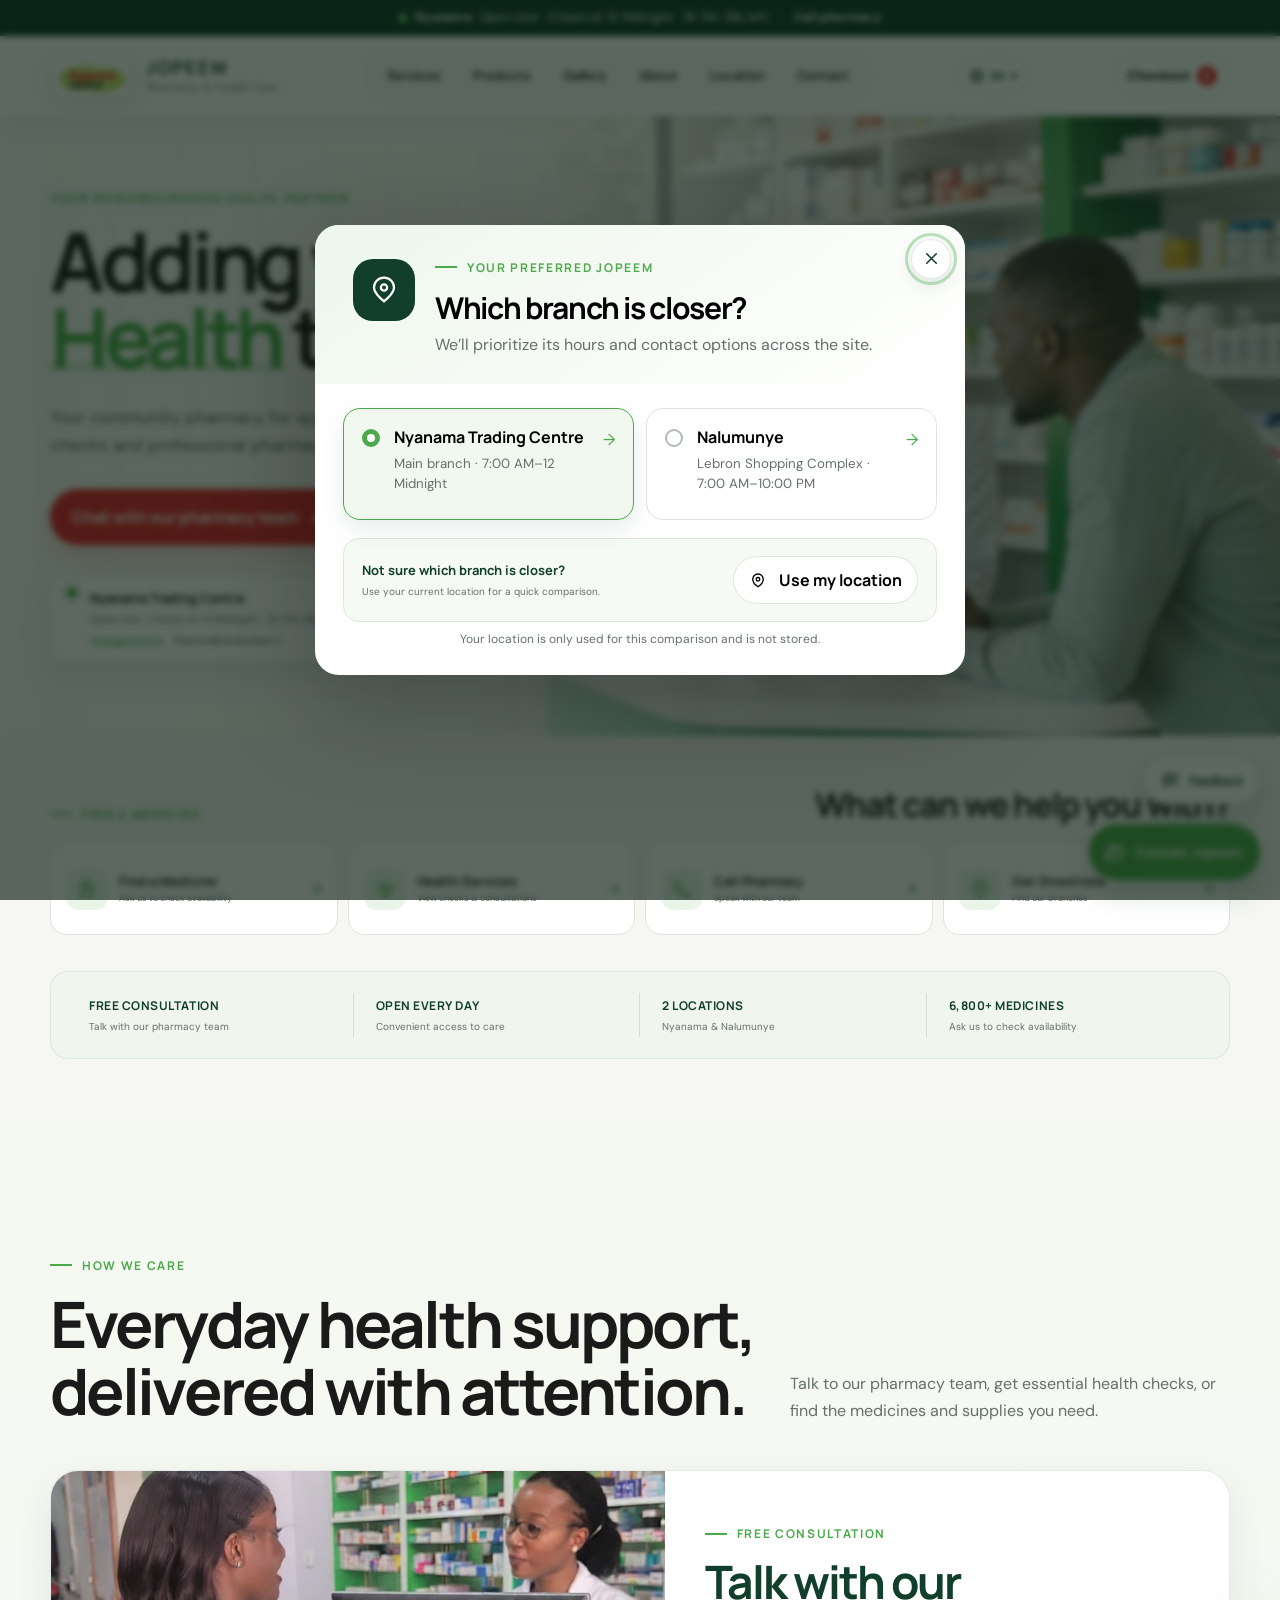
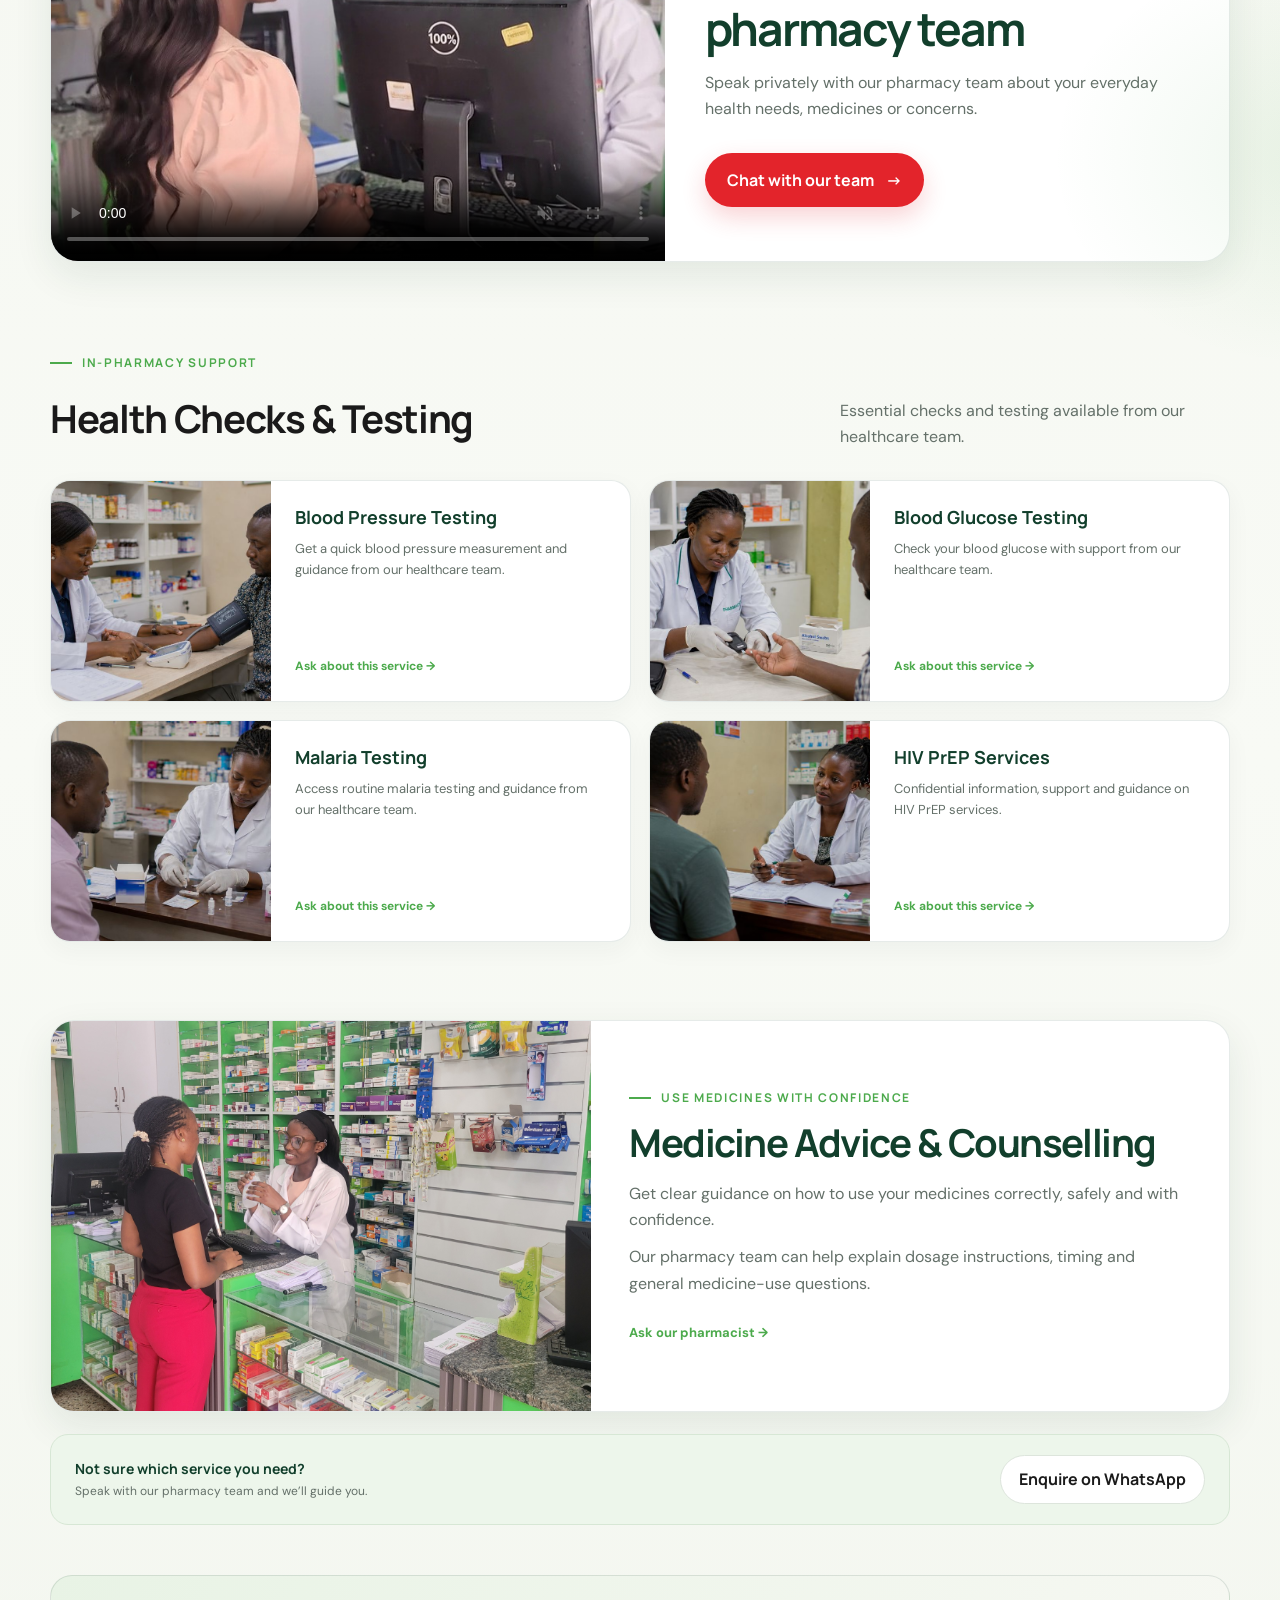
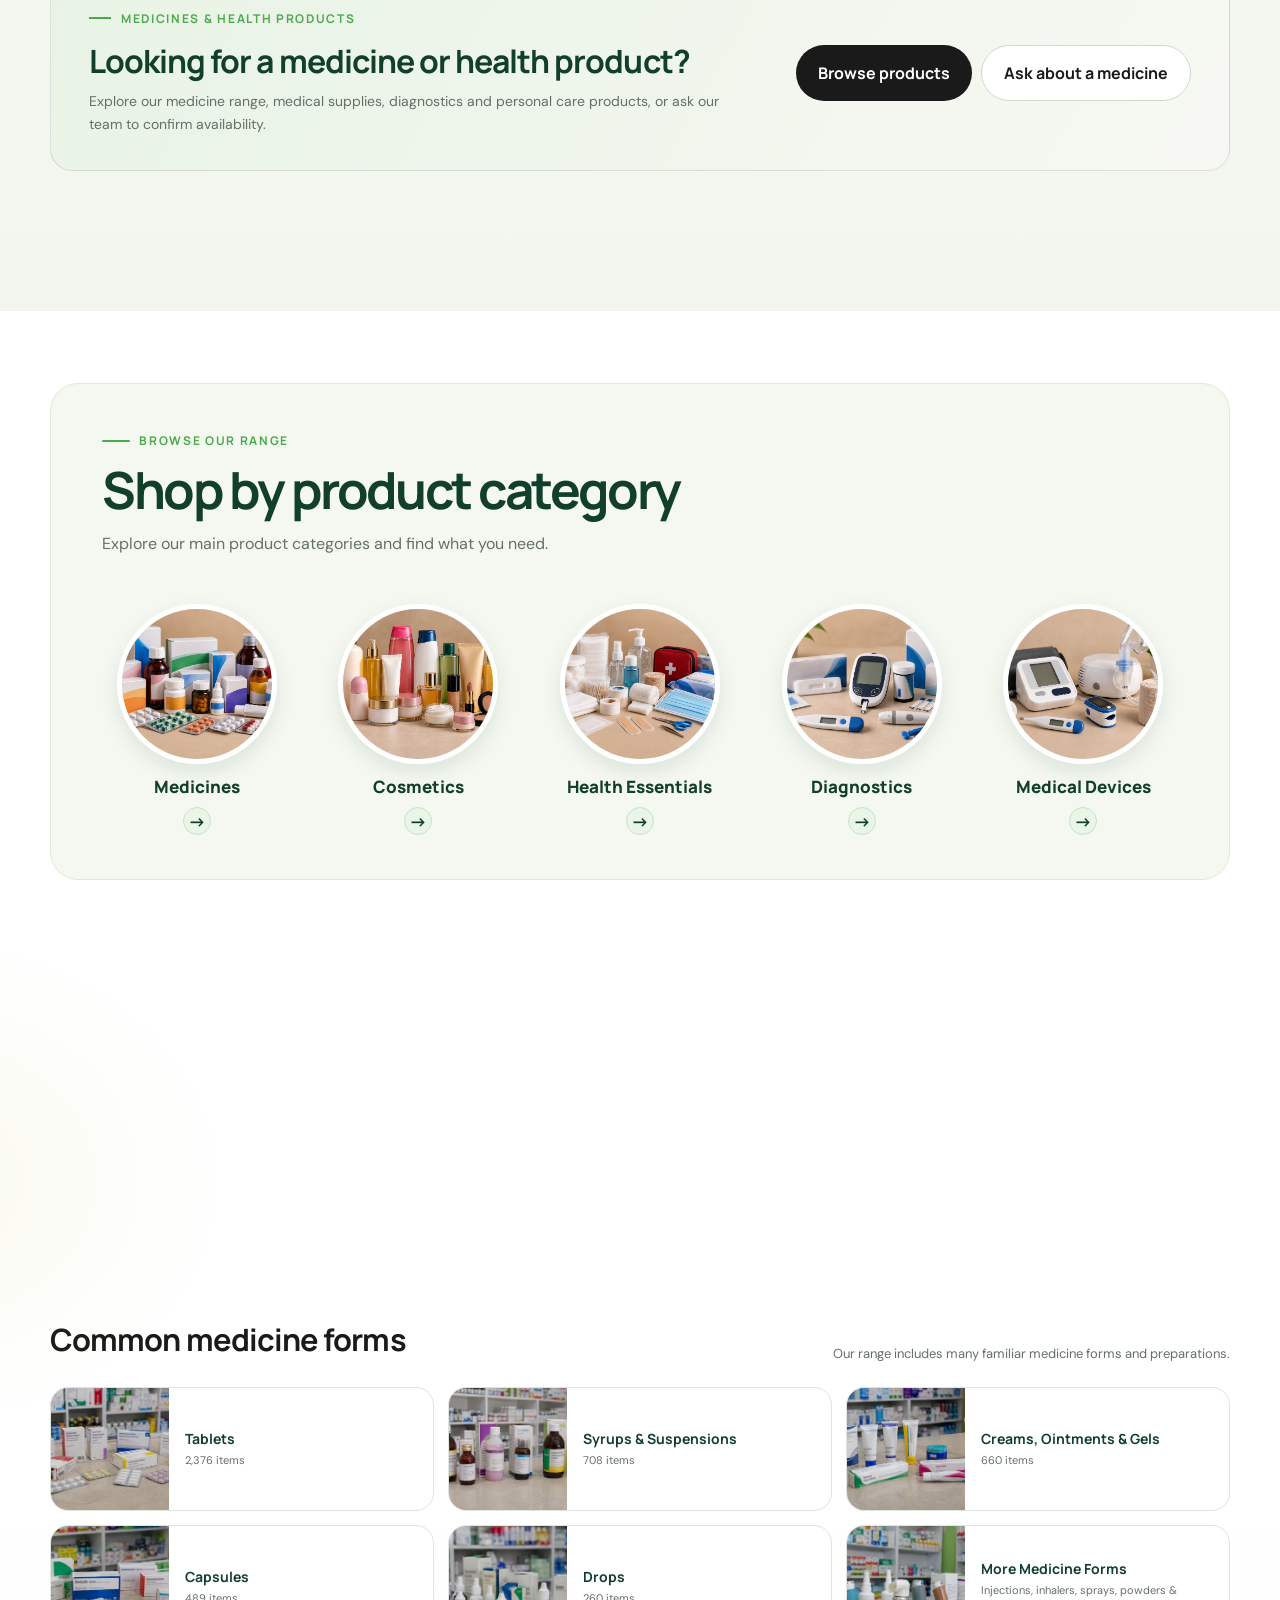
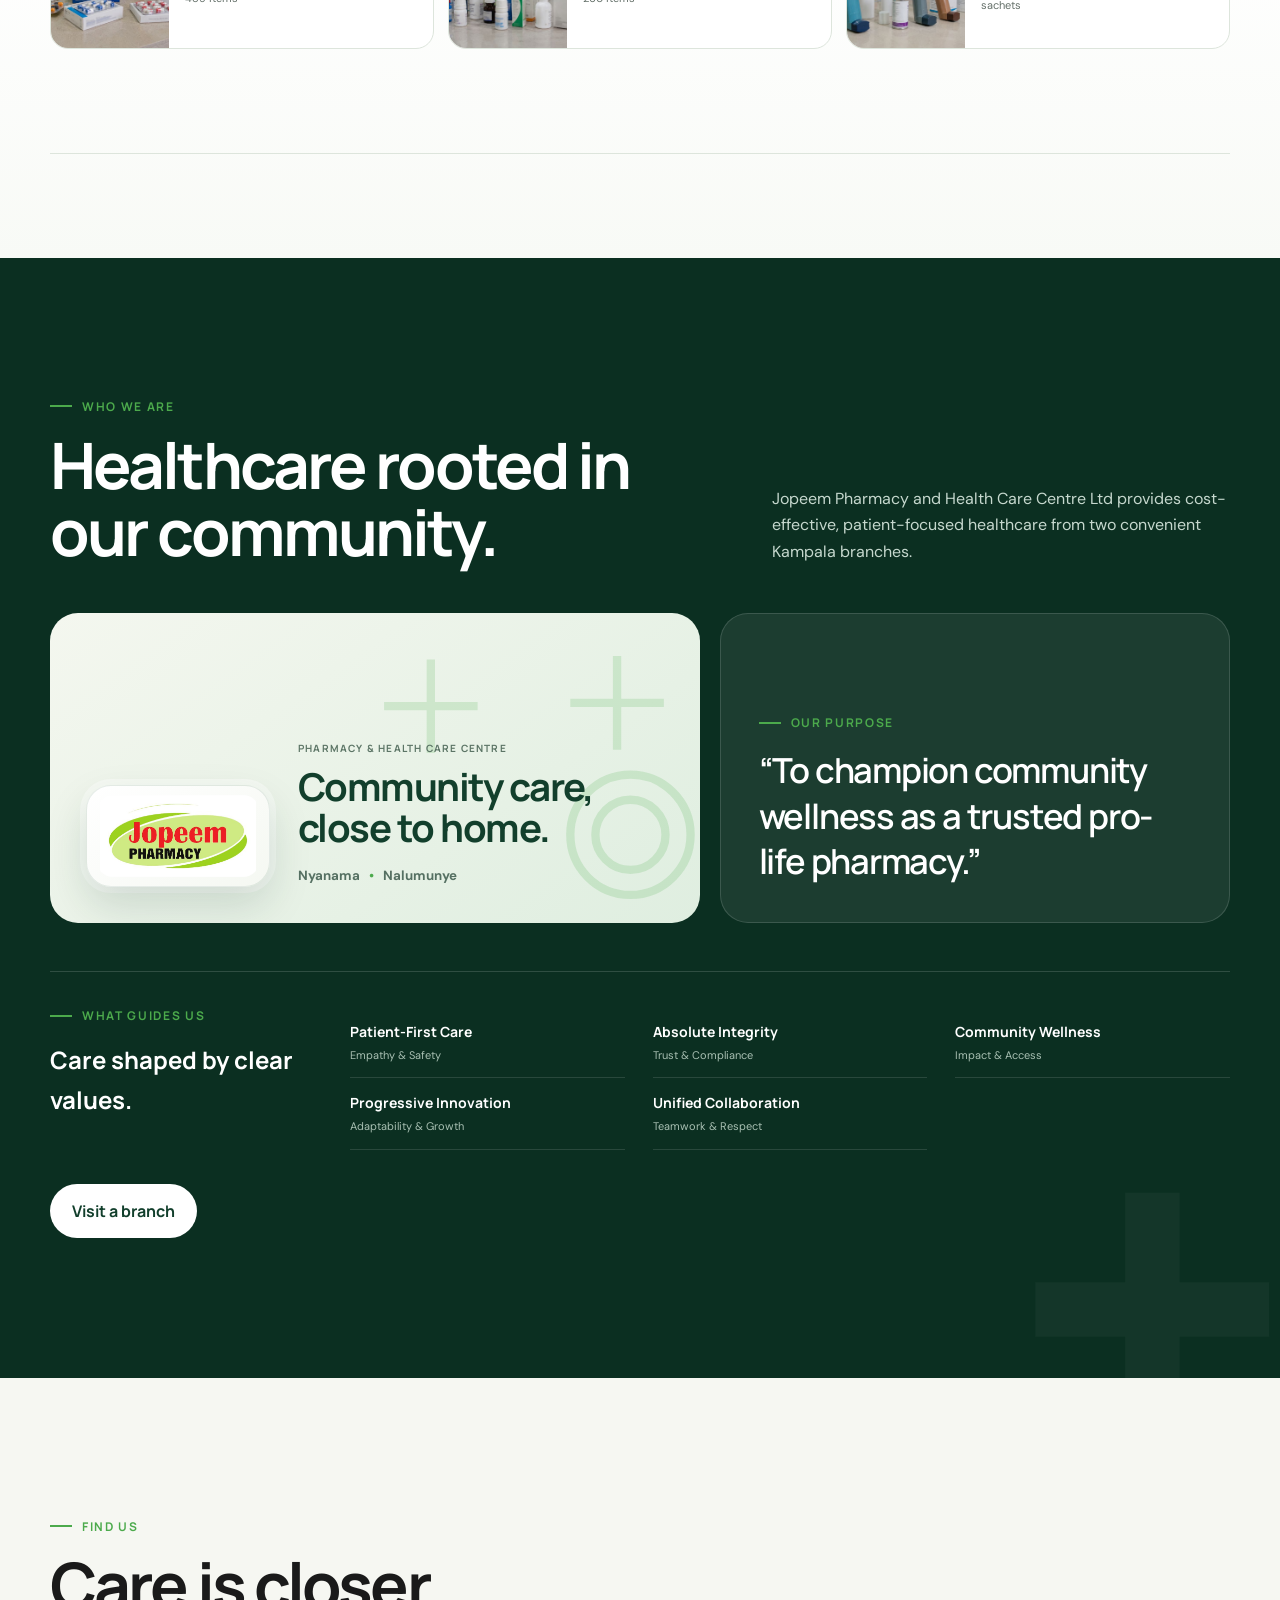
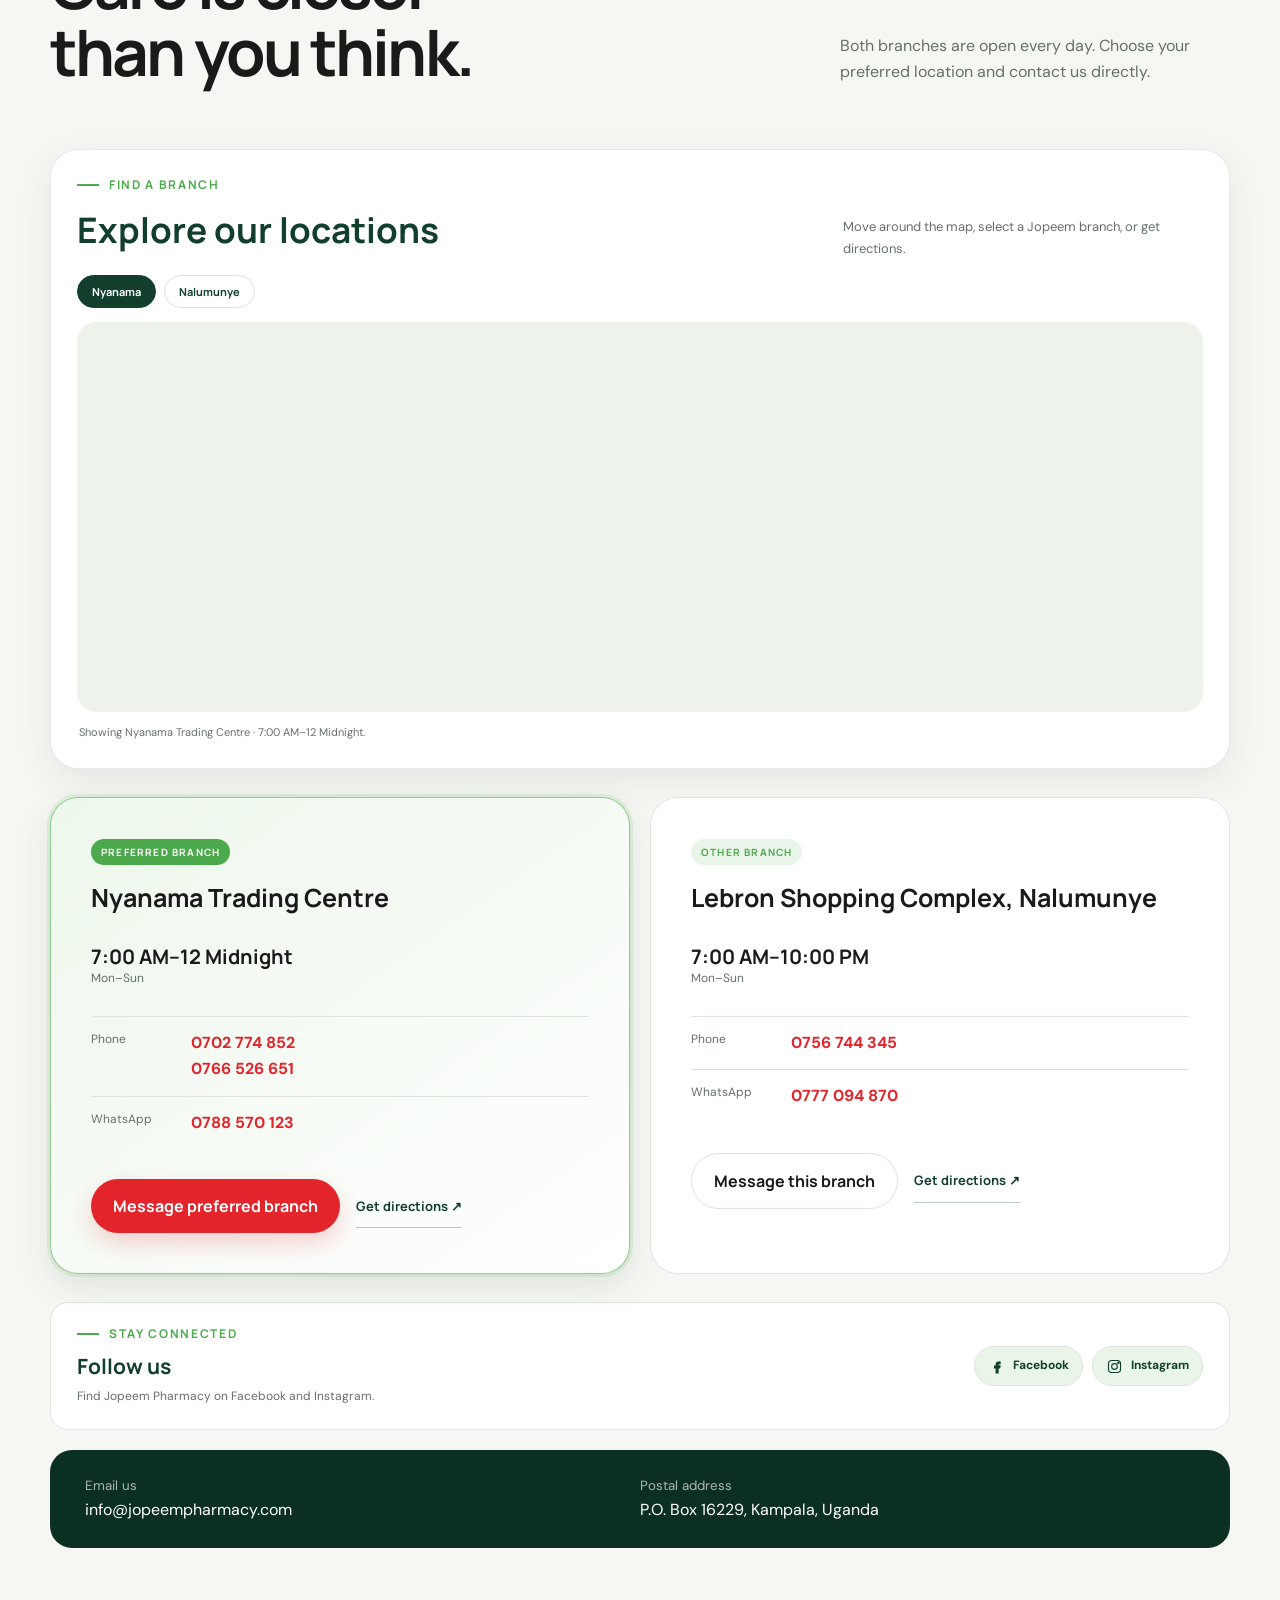
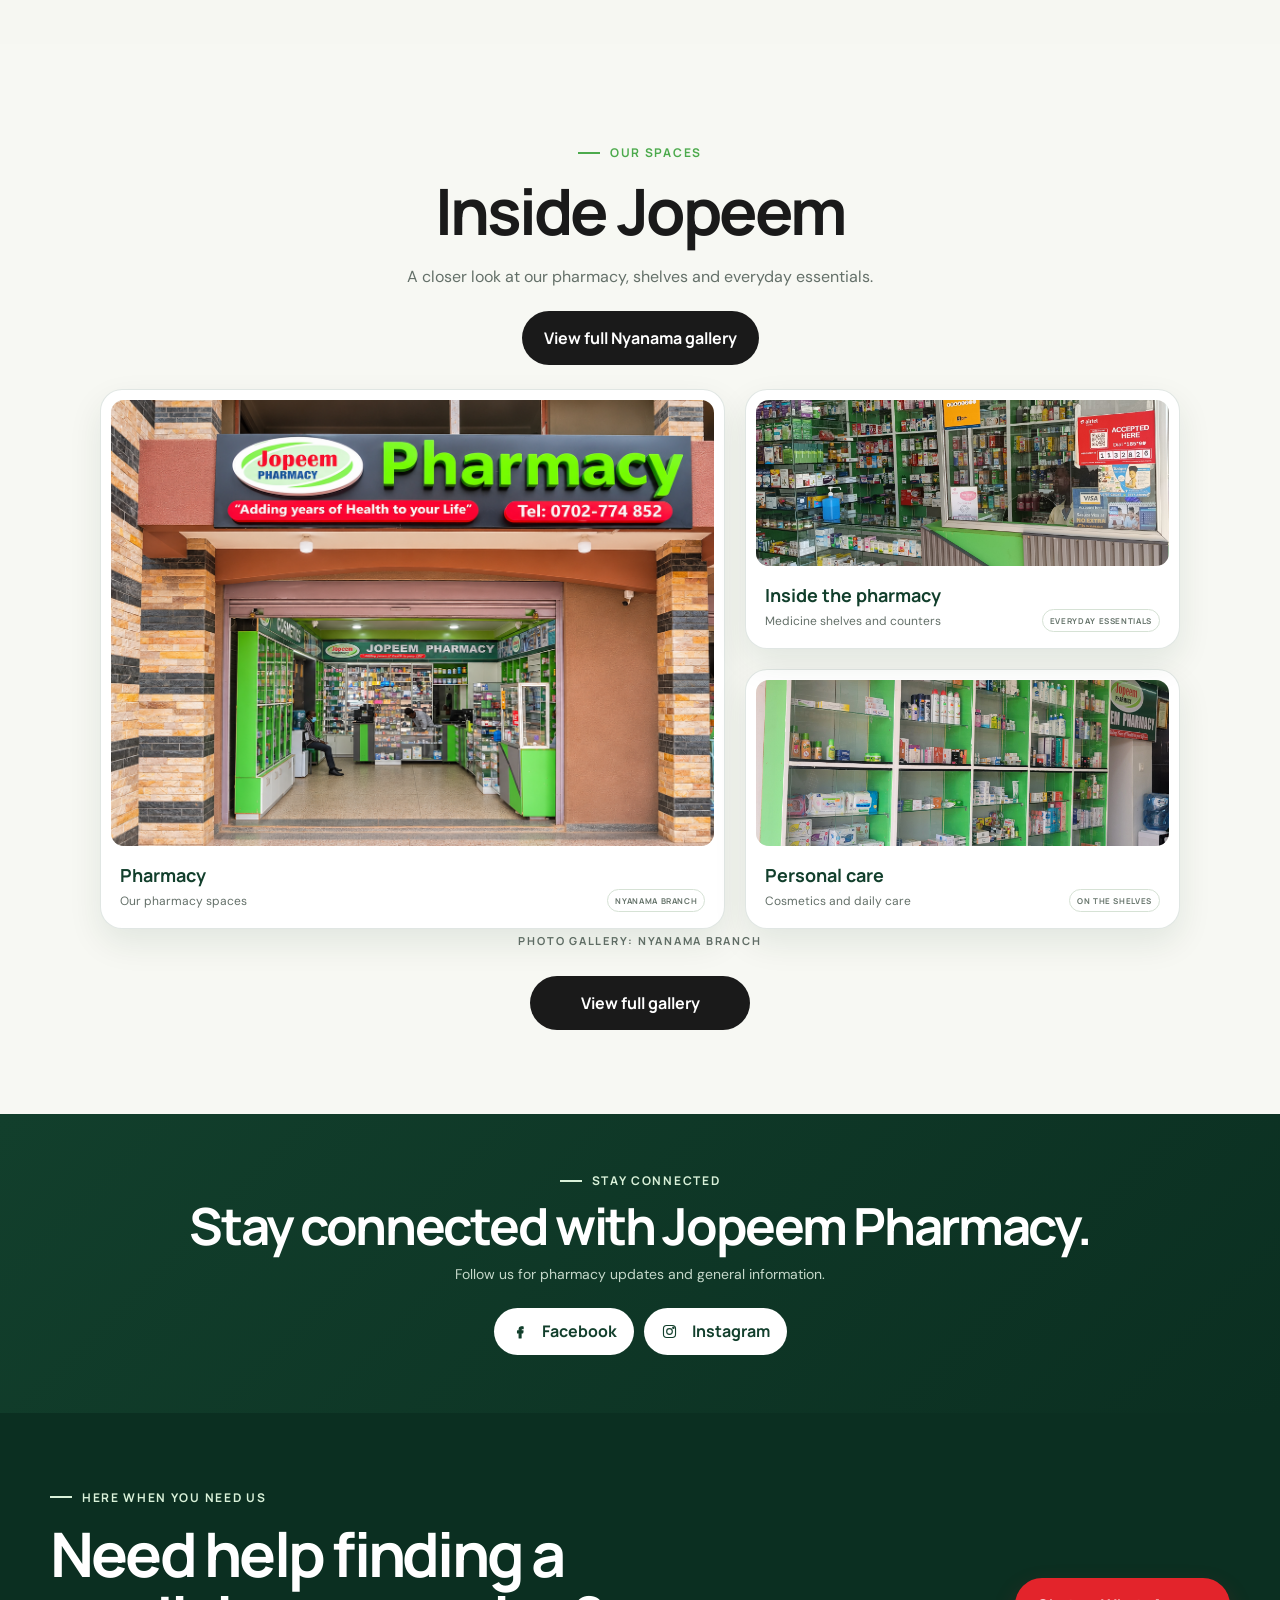
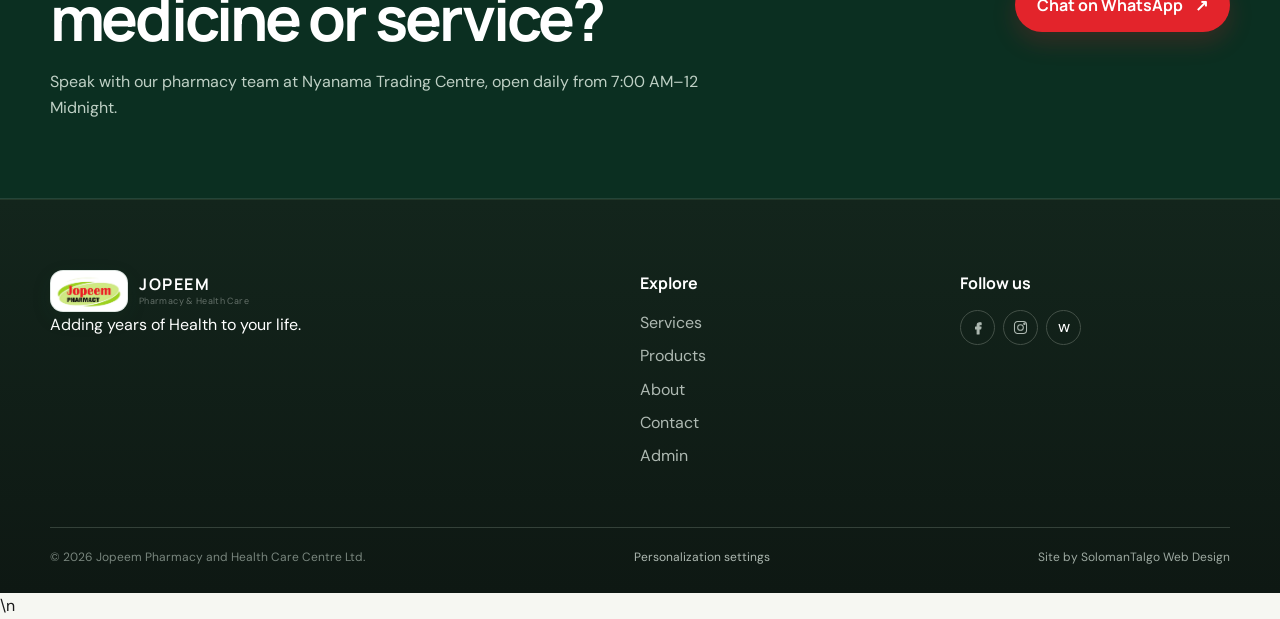
<file: index.html>
<!doctype html>
<html lang="en">
<head>
  <meta charset="utf-8">
  <meta name="viewport" content="width=device-width, initial-scale=1">
  <meta name="description" content="Jopeem Pharmacy and Health Care Centre Ltd — quality medicines, health services and medical supplies in Kampala.">
  <meta name="author" content="SolomanTalgo Web Design">
  <title>Jopeem Pharmacy & Health Care Centre</title>
  <meta name="theme-color" content="#174f34">
  <link rel="icon" type="image/svg+xml" href="assets/Favicon/favicon.svg">
  <link rel="icon" type="image/png" sizes="96x96" href="assets/Favicon/favicon-96x96.png">
  <link rel="shortcut icon" href="assets/Favicon/favicon.ico">
  <link rel="apple-touch-icon" sizes="180x180" href="assets/Favicon/apple-touch-icon.png">
  <link rel="manifest" href="assets/Favicon/site.webmanifest">
  <link rel="preconnect" href="https://fonts.googleapis.com">
  <link rel="preconnect" href="https://fonts.gstatic.com" crossorigin>
  <link href="https://fonts.googleapis.com/css2?family=DM+Sans:wght@400;500;600;700&family=Manrope:wght@500;600;700;800&display=swap" rel="stylesheet">
  <link rel="preload" as="image" href="images/jopeem-hero.png" type="image/png" fetchpriority="high">
  <link rel="stylesheet" href="styles.css">
  <link rel="stylesheet" href="jopeem-selectors.css">
  <script src="translations.js" defer></script><script src="jopeem-selectors.js" defer></script><script src="app.js" defer></script><script src="public-i18n.js" defer></script>
</head>
<body>
  <a class="skip-link" href="#main">Skip to content</a>
  <div class="notice"><span class="notice-live-dot" data-notice-dot aria-hidden="true"></span><span data-notice-branch>Nyanama</span><span class="notice-status" data-notice-status aria-live="polite">Open now · Closes at 12 Midnight</span><a data-branch-call href="tel:+256702774852">Call pharmacy</a></div>
  <header class="site-header" id="top">
    <a class="brand" href="#top" aria-label="Jopeem Pharmacy home">
      <!-- TODO: Replace this logo slot when the client logo is supplied. -->
      <span class="brand-mark"><img src="assets/Favicon/favicon.svg" alt="" width="44" height="44"></span><span><b>JOPEEM</b><small>Pharmacy & Health Care</small></span>
    </a>
    <nav id="nav" aria-label="Main navigation">
      <a href="#services" data-i18n="nav.services">Services</a><a href="#products" data-i18n="nav.products">Products</a><a href="gallery.html">Gallery</a><a href="#about" data-i18n="nav.about">About</a><a href="#contact" data-i18n="nav.location">Location</a><a href="#contact" data-i18n="nav.contact">Contact</a>
    </nav><div class="language-switcher" data-language-switcher><button class="language-toggle" type="button" data-language-toggle aria-haspopup="true" aria-expanded="false" aria-label="Choose language"><svg viewBox="0 0 24 24" aria-hidden="true"><circle cx="12" cy="12" r="9"/><path d="M3 12h18M12 3c2.2 2.5 3.3 5.5 3.3 9S14.2 19.5 12 21c-2.2-1.5-3.3-5.5-3.3-9S9.8 5.5 12 3z"/></svg><span data-language-current>EN</span><span aria-hidden="true">&#9662;</span></button><div class="language-menu" data-language-menu role="menu" hidden><button type="button" role="menuitemradio" data-language-option="en" aria-checked="true">English</button><button type="button" role="menuitemradio" data-language-option="lg" aria-checked="false">Luganda</button></div></div>
    <div class="header-actions">
      <button class="icon-button cart-button" data-open-cart aria-label="Open cart"><span data-i18n="nav.checkout">Checkout</span> <span class="cart-count">0</span></button>
      <button class="icon-button menu-button" aria-controls="nav" aria-expanded="false" data-i18n="nav.menu">Menu</button>
    </div>
  </header>

  <main id="main">
    <section class="hero">
      <div class="hero-media" role="img" aria-label="Pharmacist advising a customer"></div>
      <div class="hero-shade"></div>
      <div class="hero-copy wrap">
        <p class="eyebrow">Your neighbourhood health partner</p>
        <h1>Adding years of <em>Health</em> to your life.</h1>
        <p class="hero-lead">Your community pharmacy for quality medicines, everyday health checks and professional pharmacy guidance.</p>
        <div class="hero-actions">
          <a class="button button-primary wa-link" href="#" data-wa-compose data-wa-context="general">Chat with our pharmacy team <span>↗</span></a>
          <a class="button button-ghost" href="#products" data-i18n="actions.browseProducts">Browse products</a>
        </div>
        <div class="branch-pill"><span class="pulse"></span><div><b data-hero-branch>Nyanama Trading Centre</b><small data-hero-hours>Open today · 7:00 AM–12 Midnight</small><span class="branch-pill-links"><button type="button" data-open-branch>Change branch</button><a href="#contact">View both branches →</a></span></div></div>
      </div>
    </section>

    <section class="quick-actions wrap" aria-labelledby="quick-actions-title">
      <div class="quick-actions-head"><p class="eyebrow" data-i18n="actions.findMedicine">Quick help</p><h2 id="quick-actions-title">What can we help you with?</h2></div>
      <div class="quick-actions-grid">
        <a class="quick-action wa-link" href="#">
          <span class="quick-action-icon" aria-hidden="true"><svg viewBox="0 0 24 24"><path d="M8 4h8v4H8zM6 8h12v12H6zM9 12h6M12 9v6"/></svg></span>
          <span><b data-i18n="actions.findMedicine">Find a Medicine</b><small>Ask us to check availability</small></span><i aria-hidden="true">→</i>
        </a>
        <a class="quick-action" href="#services">
          <span class="quick-action-icon" aria-hidden="true"><svg viewBox="0 0 24 24"><path d="M12 21s-7-4.3-7-10a4 4 0 0 1 7-2.8A4 4 0 0 1 19 11c0 5.7-7 10-7 10z"/><path d="M8.5 13h2l1-2.5 1.5 5 1-2.5h2"/></svg></span>
          <span><b data-i18n="actions.healthServices">Health Services</b><small>View checks &amp; consultations</small></span><i aria-hidden="true">→</i>
        </a>
        <a class="quick-action" data-branch-call href="tel:+256702774852">
          <span class="quick-action-icon" aria-hidden="true"><svg viewBox="0 0 24 24"><path d="M7.2 3.5 10 7.8 8.3 10c1.2 2.5 3.2 4.5 5.7 5.7l2.2-1.7 4.3 2.8-.8 3.2c-.2.8-1 1.4-1.9 1.3C9.9 20.3 3.7 14.1 2.7 6.2c-.1-.9.5-1.7 1.3-1.9z"/></svg></span>
          <span><b data-i18n="actions.callPharmacy">Call Pharmacy</b><small>Speak with our team</small></span><i aria-hidden="true">→</i>
        </a>
        <a class="quick-action" href="#contact">
          <span class="quick-action-icon" aria-hidden="true"><svg viewBox="0 0 24 24"><path d="M20 10c0 5-8 11-8 11S4 15 4 10a8 8 0 1 1 16 0z"/><circle cx="12" cy="10" r="2.5"/></svg></span>
          <span><b data-i18n="actions.getDirections">Get Directions</b><small>Find our branches</small></span><i aria-hidden="true">→</i>
        </a>
      </div>
    </section>



    <section class="quick-access-section wrap" id="quick-access" hidden aria-labelledby="quick-access-title">
      <div class="quick-access-head">
        <div><p class="eyebrow" data-i18n="quickAccess.welcome">Welcome back</p><h2 id="quick-access-title" data-i18n="quickAccess.title">Quick access</h2><p>Your shortcuts, based on your recent activity.</p></div>
      </div>
      <div id="quick-access-items" class="quick-access-items"></div>
      <button class="quick-access-preferences" type="button" id="open-preferences" data-i18n="actions.managePreferences">Manage preferences</button>
    </section>

    <section class="trust-strip wrap" aria-label="Why choose Jopeem">
      <div><b>Free Consultation</b><small>Talk with our pharmacy team</small></div>
      <div><b>Open Every Day</b><small>Convenient access to care</small></div>
      <div><b>2 Locations</b><small>Nyanama &amp; Nalumunye</small></div>
      <div><b>6,800+ Medicines</b><small>Ask us to check availability</small></div>
    </section>

    <section class="section services" id="services">
      <div class="wrap">
        <div class="section-heading services-heading">
          <div><p class="eyebrow">How we care</p><h2>Everyday health support,<br>delivered with attention.</h2></div>
          <p>Talk to our pharmacy team, get essential health checks, or find the medicines and supplies you need.</p>
        </div>

        <article class="service-feature">
          <div class="service-feature-media"><video class="consultation-video" muted autoplay loop playsinline controls preload="none" poster="plan/gallery/gallery-consultation-poster.jpg" aria-label="Pharmacy team member speaking with a visitor at the counter"><source src="plan/gallery/talk-with-our-team.mp4" type="video/mp4"><img src="plan/gallery/gallery-counter-consultation-original.jpg" alt="Pharmacy team member speaking with a visitor at the counter"></video><img class="consultation-fallback" src="plan/gallery/gallery-counter-consultation-original.jpg" alt="Pharmacy team member speaking with a visitor at the counter" loading="lazy"></div>
          <div class="service-feature-copy">
            <p class="eyebrow" data-i18n="common.freeConsultation">Free consultation</p>
            <h3>Talk with our pharmacy team</h3>
            <p>Speak privately with our pharmacy team about your everyday health needs, medicines or concerns.</p>
            <a class="button button-primary wa-link" href="#" data-wa-message="Hello Jopeem Pharmacy, I&apos;d like to ask about a free consultation.">Chat with our team <span>&rarr;</span></a>
          </div>
        </article>

        <div class="health-services">
          <div class="service-subheading">
            <div><p class="eyebrow">In-pharmacy support</p><h3>Health Checks &amp; Testing</h3></div>
            <p>Essential checks and testing available from our healthcare team.</p>
          </div>
          <div class="health-services-grid">
            <article class="health-service-card">
              <img src="assets/images/blood-pressure-testing-compressed.jpg" alt="Healthcare worker measuring a patient’s blood pressure" loading="lazy">
              <div><h4>Blood Pressure Testing</h4><p>Get a quick blood pressure measurement and guidance from our healthcare team.</p><a class="text-link wa-link" href="#" data-wa-compose data-wa-context="service" data-wa-service="Blood Pressure Testing" data-wa-message="Hello Jopeem Pharmacy, I&apos;d like to ask about blood pressure testing.">Ask about this service →</a></div>
            </article>
            <article class="health-service-card">
              <img src="assets/images/blood-glucose-testing-compressed.jpg" alt="Healthcare worker preparing a blood glucose test" loading="lazy">
              <div><h4>Blood Glucose Testing</h4><p>Check your blood glucose with support from our healthcare team.</p><a class="text-link wa-link" href="#" data-wa-compose data-wa-context="service" data-wa-service="Blood Glucose Testing" data-wa-message="Hello Jopeem Pharmacy, I&apos;d like to ask about blood glucose testing.">Ask about this service →</a></div>
            </article>
            <article class="health-service-card">
              <img src="assets/images/malaria-testing-compressed.jpg" alt="Healthcare worker carrying out a malaria test" loading="lazy">
              <div><h4>Malaria Testing</h4><p>Access routine malaria testing and guidance from our healthcare team.</p><a class="text-link wa-link" href="#" data-wa-compose data-wa-context="service" data-wa-service="Malaria Testing" data-wa-message="Hello Jopeem Pharmacy, I&apos;d like to ask about malaria testing.">Ask about this service →</a></div>
            </article>
            <article class="health-service-card">
              <img src="assets/images/prepservices-compressed.jpg" alt="Healthcare worker discussing HIV PrEP services with a customer" loading="lazy">
              <div><h4>HIV PrEP Services</h4><p>Confidential information, support and guidance on HIV PrEP services.</p><a class="text-link wa-link" href="#" data-wa-compose data-wa-context="service" data-wa-service="HIV PrEP Services" data-wa-message="Hello Jopeem Pharmacy, I&apos;d like to ask about HIV PrEP services.">Ask about this service →</a></div>
            </article>
          </div>
        </div>

        <article class="counselling-feature">
          <div class="counselling-feature-media"><img src="plan/gallery/gallery-pharmacist-customer-care-original.jpg" alt="Pharmacist advising a customer at the pharmacy counter" loading="lazy"></div>
          <div class="counselling-feature-copy">
            <p class="eyebrow">Use medicines with confidence</p>
            <h3>Medicine Advice &amp; Counselling</h3>
            <p>Get clear guidance on how to use your medicines correctly, safely and with confidence.</p>
            <p>Our pharmacy team can help explain dosage instructions, timing and general medicine-use questions.</p>
            <a class="text-link wa-link" href="#" data-wa-message="Hello Jopeem Pharmacy, I&apos;d like to ask about medicine advice and counselling.">Ask our pharmacist →</a>
          </div>
        </article>

        <div class="services-help">
          <p><b>Not sure which service you need?</b><span>Speak with our pharmacy team and we’ll guide you.</span></p>
          <a class="button button-outline wa-link" href="#">Enquire on WhatsApp</a>
        </div>

        <div class="services-catalog-bridge">
          <div><p class="eyebrow">Medicines &amp; health products</p><h3>Looking for a medicine or health product?</h3><p>Explore our medicine range, medical supplies, diagnostics and personal care products, or ask our team to confirm availability.</p></div>
          <div class="services-catalog-actions"><a class="button button-dark" href="#products" data-i18n="actions.browseProducts">Browse products</a><a class="button button-ghost medicine-enquiry-trigger" href="#">Ask about a medicine</a></div>
        </div>
      </div>
    </section>

    <section class="section catalog catalog-discovery" id="products">
      <div class="wrap homepage-category-panel">
        <div class="homepage-category-intro">
          <p class="eyebrow">Browse our range</p>
          <h2>Shop by product category</h2>
          <p>Explore our main product categories and find what you need.</p>
        </div>
        <div class="homepage-category-grid" aria-label="Product categories">
          <a class="homepage-category-card medicine-category-card medicine-enquiry-trigger" href="#">
            <img src="assets/images/medicines-category.jpg" alt="Medicines" loading="lazy">
            <span class="homepage-category-card-body"><strong>Medicines</strong><span class="category-card-link" aria-hidden="true">→</span></span>
          </a>
          <a class="homepage-category-card" href="products.html?category=cosmetics">
            <img src="assets/images/cosmetics-category.jpg" alt="Cosmetics" loading="lazy">
            <span class="homepage-category-card-body"><strong>Cosmetics</strong><span class="category-card-link" aria-hidden="true">→</span></span>
          </a>
          <a class="homepage-category-card" href="products.html?category=sundries">
            <img src="assets/images/sundries-category.jpg" alt="Health Essentials" loading="lazy">
            <span class="homepage-category-card-body"><strong>Health Essentials</strong><span class="category-card-link" aria-hidden="true">→</span></span>
          </a>
          <a class="homepage-category-card" href="products.html?category=diagnostics">
            <img src="assets/images/diagnostics-category.jpg" alt="Diagnostics" loading="lazy">
            <span class="homepage-category-card-body"><strong>Diagnostics</strong><span class="category-card-link" aria-hidden="true">→</span></span>
          </a>
          <a class="homepage-category-card" href="products.html?category=medical-devices">
            <img src="assets/images/medical-devices-category.jpg" alt="Medical Devices" loading="lazy">
            <span class="homepage-category-card-body"><strong>Medical Devices</strong><span class="category-card-link" aria-hidden="true">→</span></span>
          </a>
        </div>
      </div>

      <div class="wrap medicine-range">
        <div class="medicine-finder">
          <div class="medicine-finder-copy">
            <p class="eyebrow light">Medicines</p>
            <h3><strong>6,800+</strong> medicines available</h3>
            <p>Looking for a particular medicine? Tell our pharmacy team the medicine name and we’ll help confirm availability.</p>
          </div>
          <div class="medicine-finder-image"><img src="assets/images/tablets-compressed.jpg" alt="A selection of medicine tablets" loading="lazy"></div>
        </div>
        <div class="medicine-forms">
          <div class="catalog-subheading"><h3>Common medicine forms</h3><p>Our range includes many familiar medicine forms and preparations.</p></div>
          <div class="medicine-form-grid">
            <article class="medicine-form-card"><img src="assets/images/tablets-compressed.jpg" alt="Medicine tablets" loading="lazy"><div><h4>Tablets</h4><p>2,376 items</p></div></article>
            <article class="medicine-form-card"><img src="assets/images/syrupsSuspensions-compressed.jpg" alt="Medicine syrups and suspensions" loading="lazy"><div><h4>Syrups &amp; Suspensions</h4><p>708 items</p></div></article>
            <article class="medicine-form-card"><img src="assets/images/creamsointment-compressed.jpg" alt="Medicine creams, ointments and gels" loading="lazy"><div><h4>Creams, Ointments &amp; Gels</h4><p>660 items</p></div></article>
            <article class="medicine-form-card"><img src="assets/images/capsules-compressed.jpg" alt="Medicine capsules" loading="lazy"><div><h4>Capsules</h4><p>489 items</p></div></article>
            <article class="medicine-form-card"><img src="assets/images/drops-compressed.jpg" alt="Medicine drops" loading="lazy"><div><h4>Drops</h4><p>260 items</p></div></article>
            <article class="medicine-form-card"><img src="assets/images/inhalers-compressed.jpg" alt="Medicine inhalers and other medicine forms" loading="lazy"><div><h4>More Medicine Forms</h4><p>Injections, inhalers, sprays, powders &amp; sachets</p></div></article>
          </div>
        </div>
      </div>
    </section>

    <section class="section about" id="about">
      <div class="wrap about-layout">
        <header class="about-intro">
          <p class="eyebrow">Who we are</p>
          <h2>Healthcare rooted in our community.</h2>
          <p>Jopeem Pharmacy and Health Care Centre Ltd provides cost-effective, patient-focused healthcare from two convenient Kampala branches.</p>
        </header>

        <div class="about-story">
          <div class="about-brand-visual" aria-label="Jopeem Pharmacy brand visual">
            <div class="about-brand-mark"><img src="assets/Favicon/favicon.svg" alt="Jopeem Pharmacy logo" width="180" height="180"></div>
            <div class="about-visual-copy"><span>Pharmacy &amp; Health Care Centre</span><strong>Community care,<br>close to home.</strong><small>Nyanama <i>•</i> Nalumunye</small></div>
            <svg class="about-visual-lines" viewBox="0 0 420 300" aria-hidden="true"><path d="M42 76h112M98 20v112M265 72h112M321 16v112"/><circle cx="337" cy="230" r="72"/><circle cx="337" cy="230" r="42"/></svg>
          </div>

          <blockquote class="about-purpose">
            <p class="eyebrow">Our purpose</p>
            <p>“To champion community wellness as a trusted pro-life pharmacy.”</p>
          </blockquote>
        </div>

        <div class="about-guides">
          <div class="about-guides-head"><p class="eyebrow">What guides us</p><h3>Care shaped by clear values.</h3></div>
          <div class="about-values">
            <div><b>Patient-First Care</b><small>Empathy &amp; Safety</small></div>
            <div><b>Absolute Integrity</b><small>Trust &amp; Compliance</small></div>
            <div><b>Community Wellness</b><small>Impact &amp; Access</small></div>
            <div><b>Progressive Innovation</b><small>Adaptability &amp; Growth</small></div>
            <div><b>Unified Collaboration</b><small>Teamwork &amp; Respect</small></div>
          </div>
        </div>

        <a class="button button-white about-cta" href="#contact">Visit a branch</a>
      </div>
    </section>

    <section class="section contact" id="contact"><div class="wrap"><div class="section-heading"><div><p class="eyebrow">Find us</p><h2>Care is closer than you think.</h2></div><p>Both branches are open every day. Choose your preferred location and contact us directly.</p></div><div class="branch-map-panel">
      <div class="branch-map-heading"><div><p class="eyebrow">Find a branch</p><h3>Explore our locations</h3></div><p>Move around the map, select a Jopeem branch, or get directions.</p></div>
      <div class="branch-map-toolbar" role="group" aria-label="Choose a branch to show on the map">
        <button type="button" class="branch-map-choice active" data-map-branch="nyanama" aria-pressed="true">Nyanama</button>
        <button type="button" class="branch-map-choice" data-map-branch="nalumunye" aria-pressed="false">Nalumunye</button>
      </div>
      <div id="branch-map" class="branch-map" role="region" aria-label="Google Map showing the selected Jopeem Pharmacy branch">
        <iframe id="branch-map-frame" title="Jopeem Pharmacy Nyanama Trading Centre map" src="https://www.google.com/maps/embed?pb=!1m17!1m12!1m3!1d3989.7737160787146!2d32.55108507766623!3d0.2709253640879764!2m3!1f0!2f0!3f0!3m2!1i1024!2i768!4f13.1!3m2!1m1!2zMMKwMTYnMTUuMyJOIDMywrAzMycxMy4yIkU!5e0!3m2!1sen!2sug!4v1788962420904!5m2!1sen!2sug" loading="lazy" referrerpolicy="strict-origin-when-cross-origin" allowfullscreen></iframe>
      </div>
      <p id="branch-map-status" class="branch-map-status" role="status">Showing Nyanama Trading Centre · 7:00 AM–12 Midnight.</p>
    </div>
    <div class="branch-grid">
      <article class="branch-card primary-branch selected-branch" data-branch-card="nyanama"><span class="branch-label" data-branch-label>Main branch</span><h3>Nyanama Trading Centre</h3><p class="hours">7:00 AM–12 Midnight <small>Mon–Sun</small></p><dl><div><dt>Phone</dt><dd><a href="tel:+256702774852">0702 774 852</a><br><a href="tel:+256766526651">0766 526 651</a></dd></div><div><dt>WhatsApp</dt><dd><a href="https://wa.me/256788570123">0788 570 123</a></dd></div></dl><div class="branch-actions"><a class="button button-primary branch-wa-link" data-branch-wa="nyanama" href="https://wa.me/256788570123">Message this branch</a><a class="branch-directions" href="https://www.google.com/maps/search/?api=1&amp;query=Jopeem+Pharmacy+Nyanama+Trading+Centre" target="_blank" rel="noopener">Get directions ↗</a></div></article>
      <article class="branch-card" data-branch-card="nalumunye"><span class="branch-label" data-branch-label>Branch 02</span><h3>Lebron Shopping Complex, Nalumunye</h3><p class="hours">7:00 AM–10:00 PM <small>Mon–Sun</small></p><dl><div><dt>Phone</dt><dd><a href="tel:+256756744345">0756 744 345</a></dd></div><div><dt>WhatsApp</dt><dd><a href="https://wa.me/256777094870">0777 094 870</a></dd></div></dl><div class="branch-actions"><a class="button button-outline branch-wa-link" data-branch-wa="nalumunye" href="https://wa.me/256777094870">Message this branch</a><a class="branch-directions" href="https://www.google.com/maps/search/?api=1&amp;query=Jopeem+Pharmacy+Lebron+Shopping+Complex+Nalumunye" target="_blank" rel="noopener">Get directions ↗</a></div></article>
    </div><div class="contact-social-block"><div><p class="eyebrow">Stay connected</p><h3 data-i18n="common.follow">Follow Jopeem</h3><p>Find Jopeem Pharmacy on Facebook and Instagram.</p></div><div class="contact-social-links"><a href="https://www.facebook.com/profile.php?id=100067541329542" target="_blank" rel="noopener noreferrer" aria-label="Visit Jopeem Pharmacy on Facebook"><svg viewBox="0 0 24 24" aria-hidden="true"><path d="M14.2 21v-7h2.4l.4-2.8h-2.8V9.4c0-.8.2-1.4 1.4-1.4h1.5V5.5c-.3 0-1.1.1-2.1.1-2.1 0-3.5 1.3-3.5 3.6v2.2H9.2V14h2.3v7h2.7z"/></svg><span>Facebook</span></a><a href="https://www.instagram.com/jopeempharmacy/" target="_blank" rel="noopener noreferrer" aria-label="Visit Jopeem Pharmacy on Instagram"><svg viewBox="0 0 24 24" aria-hidden="true"><rect x="3.5" y="3.5" width="17" height="17" rx="4.5"/><circle cx="12" cy="12" r="4"/><circle cx="17.5" cy="6.8" r="1"/></svg><span>Instagram</span></a></div></div><div class="contact-bar"><div><small>Email us</small><a href="mailto:info@jopeempharmacy.com">info@jopeempharmacy.com</a></div><div><small>Postal address</small><span>P.O. Box 16229, Kampala, Uganda</span></div></div></div></section>

    <section class="section gallery" data-gallery>
      <div class="wrap">
        <div class="gallery-intro">
          <p class="eyebrow">Our spaces</p>
          <h2>Inside Jopeem</h2>
          <p>A closer look at our pharmacy, shelves and everyday essentials.</p>
        </div>

        <div class="gallery-more gallery-more-top"><a class="button button-dark" href="gallery.html">View full Nyanama gallery</a></div>

        <div class="gallery-stack" aria-label="Gallery preview">
          <article class="gallery-frame gallery-frame-pharmacy">
            <div class="gallery-frame-visual gallery-illustration">
              <img class="gallery-photo" src="plan/gallery/hero-entrance-polished.png" alt="Jopeem Pharmacy exterior with its sign and entrance" loading="lazy">
              <svg viewBox="0 0 520 320" focusable="false">
                <defs><linearGradient id="pharmacy-bg" x1="0" y1="0" x2="1" y2="1"><stop stop-color="#f4f7ef"/><stop offset="1" stop-color="#dcebdd"/></linearGradient></defs>
                <rect width="520" height="320" fill="url(#pharmacy-bg)"/>
                <circle cx="425" cy="55" r="76" fill="#4caa4c" opacity=".08"/>
                <path d="M58 72h404M58 151h404M58 231h404M78 54v209M442 54v209" fill="none" stroke="#174f34" stroke-width="7" stroke-linecap="round" opacity=".7"/>
                <g fill="#fff" stroke="#4caa4c" stroke-width="4">
                  <rect x="92" y="92" width="38" height="45" rx="7"/><rect x="145" y="82" width="47" height="55" rx="7"/><rect x="207" y="97" width="31" height="40" rx="6"/>
                  <rect x="282" y="82" width="45" height="55" rx="7"/><rect x="342" y="93" width="32" height="44" rx="6"/><rect x="389" y="76" width="34" height="61" rx="7"/>
                  <rect x="97" y="174" width="52" height="43" rx="7"/><rect x="165" y="165" width="32" height="52" rx="7"/><rect x="213" y="180" width="60" height="37" rx="7"/>
                  <rect x="304" y="169" width="38" height="48" rx="7"/><rect x="357" y="177" width="65" height="40" rx="7"/>
                </g>
                <g stroke="#e3242b" stroke-width="5" stroke-linecap="round"><path d="M163 105h13M169.5 98.5v13"/><path d="M402 102h10M407 97v10"/></g>
              </svg>
              <!-- Replace this illustration with a real <img> when client photography is supplied. -->
            </div>
            <div class="gallery-frame-caption"><div><h3>Pharmacy</h3><p>Our pharmacy spaces</p></div><small>Nyanama branch</small></div>
          </article>

          <article class="gallery-frame gallery-frame-healthcare">
            <div class="gallery-frame-visual gallery-illustration">
              <img class="gallery-photo" src="plan/gallery/gallery-pharmacy-brand-wall-original.jpg" alt="Medicine shelves and Jopeem Pharmacy branding inside the pharmacy" loading="lazy">
              <svg viewBox="0 0 520 320" focusable="false">
                <defs><linearGradient id="care-bg" x1="0" y1="1" x2="1" y2="0"><stop stop-color="#eef4e8"/><stop offset="1" stop-color="#d7eadb"/></linearGradient></defs>
                <rect width="520" height="320" fill="url(#care-bg)"/>
                <path d="M0 259c96-48 174-18 258-48 91-33 164-25 262 15v94H0z" fill="#4caa4c" opacity=".1"/>
                <circle cx="170" cy="104" r="42" fill="#b5b92a" opacity=".42"/><circle cx="349" cy="105" r="42" fill="#4caa4c" opacity=".28"/>
                <path d="M105 254c6-71 25-108 65-108s61 38 66 108M284 254c5-70 25-107 65-107 42 0 61 38 66 107" fill="#fff" stroke="#174f34" stroke-width="6" stroke-linejoin="round"/>
                <path d="M141 153c5 28 15 46 29 46 15 0 25-18 30-46M320 153c5 28 15 46 29 46s24-18 29-46" fill="none" stroke="#4caa4c" stroke-width="5" stroke-linecap="round"/>
                <path d="M231 221h58M260 192v58" stroke="#e3242b" stroke-width="7" stroke-linecap="round"/>
                <path d="M141 220c28 19 53 19 81 0M298 220c29 19 54 19 82 0" fill="none" stroke="#174f34" stroke-width="5" stroke-linecap="round" opacity=".45"/>
              </svg>
              <!-- Replace this illustration with a real <img> when client photography is supplied. -->
            </div>
            <div class="gallery-frame-caption"><div><h3>Inside the pharmacy</h3><p>Medicine shelves and counters</p></div><small>Everyday essentials</small></div>
          </article>

          <article class="gallery-frame gallery-frame-team">
            <div class="gallery-frame-visual gallery-illustration">
              <img class="gallery-photo" src="plan/gallery/gallery-cosmetics-shelves-original.jpg" alt="Cosmetics and personal care products displayed on pharmacy shelves" loading="lazy">
              <svg viewBox="0 0 520 320" focusable="false">
                <defs><linearGradient id="team-bg" x1="0" y1="0" x2="1" y2="1"><stop stop-color="#f7f6ee"/><stop offset="1" stop-color="#dceadd"/></linearGradient></defs>
                <rect width="520" height="320" fill="url(#team-bg)"/>
                <circle cx="80" cy="68" r="68" fill="#b5b92a" opacity=".09"/><circle cx="445" cy="260" r="92" fill="#4caa4c" opacity=".08"/>
                <g stroke="#174f34" stroke-width="6" stroke-linejoin="round">
                  <circle cx="260" cy="86" r="40" fill="#b5b92a" opacity=".55"/><path d="M181 270c5-91 30-137 79-137s75 46 80 137" fill="#fff"/>
                  <circle cx="137" cy="122" r="34" fill="#4caa4c" opacity=".35"/><path d="M72 270c6-73 27-111 65-111 40 0 61 38 66 111" fill="#fff"/>
                  <circle cx="383" cy="122" r="34" fill="#4caa4c" opacity=".35"/><path d="M318 270c5-73 27-111 65-111 39 0 61 38 66 111" fill="#fff"/>
                </g>
                <g fill="none" stroke="#4caa4c" stroke-width="5" stroke-linecap="round"><path d="M231 169c6 30 15 47 29 47s24-17 29-47"/><path d="M113 187c5 22 12 35 24 35s20-13 24-35"/><path d="M359 187c5 22 13 35 24 35 12 0 20-13 24-35"/></g>
                <path d="M249 240h22M260 229v22" stroke="#e3242b" stroke-width="6" stroke-linecap="round"/>
              </svg>
              <!-- Replace this illustration with a real <img> when client photography is supplied. -->
            </div>
            <div class="gallery-frame-caption"><div><h3>Personal care</h3><p>Cosmetics and daily care</p></div><small>On the shelves</small></div>
          </article>

        </div>

        <p class="gallery-locations">Photo gallery: Nyanama branch</p>
        <div class="gallery-more"><a class="button button-dark" href="gallery.html">View full gallery</a></div>
      </div>
    </section>
    <section class="follow-jopeem"><div class="wrap"><p class="eyebrow" data-i18n="common.stayConnected">Follow Jopeem</p><h2>Stay connected with Jopeem Pharmacy.</h2><p>Follow us for pharmacy updates and general information.</p><div class="follow-jopeem-links"><a class="button button-white" href="https://www.facebook.com/profile.php?id=100067541329542" target="_blank" rel="noopener noreferrer" aria-label="Visit Jopeem Pharmacy on Facebook"><svg viewBox="0 0 24 24" aria-hidden="true"><path d="M14.2 21v-7h2.4l.4-2.8h-2.8V9.4c0-.8.2-1.4 1.4-1.4h1.5V5.5c-.3 0-1.1-.1-2.1-.1-2.1 0-3.5 1.3-3.5 3.6v2.2H9.2V14h2.3v7h2.7z"/></svg>Facebook</a><a class="button button-white" href="https://www.instagram.com/jopeempharmacy/" target="_blank" rel="noopener noreferrer" aria-label="Visit Jopeem Pharmacy on Instagram"><svg viewBox="0 0 24 24" aria-hidden="true"><rect x="3.5" y="3.5" width="17" height="17" rx="4.5"/><circle cx="12" cy="12" r="4"/><circle cx="17.5" cy="6.8" r="1"/></svg>Instagram</a></div></div></section>
    <section class="closing-cta"><div class="wrap"><div><p class="eyebrow light">Here when you need us</p><h2>Need help finding a medicine or service?</h2><p>Speak with our pharmacy team at <span data-closing-branch>Nyanama Trading Centre</span>, open daily from <span data-closing-hours>7:00 AM–12 Midnight</span>.</p></div><a class="button button-primary wa-link" href="#" data-wa-compose data-wa-context="help">Chat on WhatsApp <span>↗</span></a></div></section>
  </main>

  <footer><div class="wrap footer-grid"><div><a class="brand footer-brand" href="#top"><span class="brand-mark"><img src="assets/Favicon/favicon.svg" alt="" width="44" height="44"></span><span><b>JOPEEM</b><small>Pharmacy & Health Care</small></span></a><p>Adding years of Health to your life.</p></div><div><b>Explore</b><a href="#services" data-i18n="nav.services">Services</a><a href="#products" data-i18n="nav.products">Products</a><a href="#about" data-i18n="nav.about">About</a><a href="#contact" data-i18n="nav.contact">Contact</a><a href="dashboard.html" aria-label="Open admin dashboard">Admin</a></div><div><b data-i18n="common.follow">Follow us</b><div class="socials"><a class="social-link" href="https://www.facebook.com/profile.php?id=100067541329542" target="_blank" rel="noopener noreferrer" aria-label="Visit Jopeem Pharmacy on Facebook" title="Facebook"><svg viewBox="0 0 24 24" aria-hidden="true"><path d="M14.2 21v-7h2.4l.4-2.8h-2.8V9.4c0-.8.2-1.4 1.4-1.4h1.5V5.5c-.3 0-1.1-.1-2.1-.1-2.1 0-3.5 1.3-3.5 3.6v2.2H9.2V14h2.3v7h2.7z"/></svg><span class="sr-only">Facebook</span></a><a class="social-link" href="https://www.instagram.com/jopeempharmacy/" target="_blank" rel="noopener noreferrer" aria-label="Visit Jopeem Pharmacy on Instagram" title="Instagram"><svg viewBox="0 0 24 24" aria-hidden="true"><rect x="3.5" y="3.5" width="17" height="17" rx="4.5"/><circle cx="12" cy="12" r="4"/><circle cx="17.5" cy="6.8" r="1"/></svg><span class="sr-only">Instagram</span></a><a class="wa-link" href="#" aria-label="WhatsApp">w</a></div></div></div><div class="wrap copyright"><span>© 2026 Jopeem Pharmacy and Health Care Centre Ltd.</span><button class="text-button preferences-footer-link" type="button" id="open-preferences-footer">Personalization settings</button><a class="site-credit" href="https://solomantalgo.com" target="_blank" rel="noopener">Site by SolomanTalgo Web Design</a></div></footer>

  <div class="feedback-launcher">
    <button class="feedback-fab" type="button" id="open-feedback" aria-haspopup="dialog" aria-controls="feedback-dialog">
      <svg viewBox="0 0 24 24" aria-hidden="true"><path d="M5 5.5h14v10H10l-5 3v-13Z"></path><path d="M8 9.5h8M8 12.5h5"></path></svg>
      <span>Feedback</span>
    </button>
  </div>

  <div class="contact-launcher">
    <div class="contact-panel-backdrop" data-contact-close aria-hidden="true"></div>
    <section class="contact-menu" id="contact-menu" role="dialog" aria-modal="false" aria-labelledby="contact-menu-title" aria-hidden="true" tabindex="-1">
      <div class="contact-menu-head">
        <div><h2 id="contact-menu-title">Need help?</h2><p>Choose how you’d like to reach our pharmacy team.</p></div>
        <button class="contact-menu-close" type="button" data-contact-close aria-label="Close contact options">×</button>
      </div>
      <div class="contact-options">
        <a class="contact-option contact-option-whatsapp wa-link" data-wa-compose data-wa-context="general" href="#" target="_blank" rel="noopener">
          <span class="contact-option-icon" aria-hidden="true"><svg viewBox="0 0 24 24"><path d="M20 11.7a8 8 0 0 1-11.8 7L4 20l1.3-4A8 8 0 1 1 20 11.7z"/><path d="M8.5 8.3c.3-.5.6-.5.9-.1l1 1.8c.2.3.1.6-.2.9l-.6.6c.8 1.6 1.8 2.6 3.5 3.3l.6-.7c.3-.3.6-.4.9-.2l1.8.9c.4.2.4.6.1.9-.5.8-1.3 1.2-2.2 1.1-3.7-.5-6.7-3.4-7.3-7.1-.1-.6.4-1.1 1.5-1.4z"/></svg></span>
          <span><b>WhatsApp</b><small>Chat with our pharmacy team</small></span><i aria-hidden="true">→</i>
        </a>
        <button class="contact-option contact-option-call" type="button" data-fab-call>
          <span class="contact-option-icon" aria-hidden="true"><svg viewBox="0 0 24 24"><path d="m7.3 3.5 2.8 4.3-1.8 2.3c1.2 2.5 3.2 4.5 5.7 5.7l2.2-1.8 4.3 2.8-.8 3.2c-.2.8-1 1.4-1.9 1.3C9.9 20.3 3.7 14.1 2.7 6.2c-.1-.9.5-1.7 1.3-1.9z"/></svg></span>
          <span><b>Call pharmacy</b><small data-branch-call-text>Speak with our team · 0702 774 852</small></span><i aria-hidden="true">→</i>
        </button>
        <a class="contact-option contact-option-email" href="mailto:info@jopeempharmacy.com">
          <span class="contact-option-icon" aria-hidden="true"><svg viewBox="0 0 24 24"><rect x="3" y="5" width="18" height="14" rx="2"/><path d="m4 7 8 6 8-6"/></svg></span>
          <span><b>Email us</b><small>Send us a message</small></span><i aria-hidden="true">→</i>
        </a>
      </div>
    </section>
    <button class="contact-fab" type="button" aria-label="Open Jopeem contact options" aria-controls="contact-menu" aria-expanded="false">
      <span class="contact-fab-chat" aria-hidden="true"><svg viewBox="0 0 24 24"><path d="M20 11.5a7.5 7.5 0 0 1-8 7.48A9 9 0 0 1 8.3 18L4 19l1-3.7A7.5 7.5 0 1 1 20 11.5Z"/><path d="M8 10h8M8 13h5"/></svg></span>
      <span class="contact-fab-close" aria-hidden="true">×</span>
      <span class="contact-fab-label"><span class="contact-label-closed">Contact Jopeem</span><span class="contact-label-open">Close</span></span>
    </button>
  </div>
  <div id="bag-toast" class="bag-toast" role="status" aria-live="polite"></div>
  <div class="drawer-backdrop" data-close-cart></div>
  <aside class="cart-drawer" aria-label="Checkout products" aria-hidden="true"><div class="drawer-head"><div><p class="eyebrow">Your checkout</p><h2>Products <span class="cart-count">0</span></h2></div><button data-close-cart aria-label="Close cart">×</button></div><div id="cart-items" class="cart-items"></div><div class="cart-foot"><p>Prices and availability are confirmed by our pharmacy team.</p><button id="start-checkout" class="button button-primary">Continue to checkout</button><button id="clear-cart" class="text-button">Clear products</button></div></aside>

  <dialog id="feedback-dialog" class="feedback-dialog" aria-labelledby="feedback-title">
    <button class="dialog-close" type="button" data-close-dialog aria-label="Close feedback form"><svg viewBox="0 0 24 24" aria-hidden="true"><path d="M6 6l12 12"></path><path d="M18 6 6 18"></path></svg></button>
    <div class="feedback-head">
      <span class="feedback-icon" aria-hidden="true"><svg viewBox="0 0 24 24"><path d="M5 5.5h14v10H10l-5 3v-13Z"></path><path d="M8 9.5h8M8 12.5h5"></path></svg></span>
      <div><p class="eyebrow">Help us improve</p><h2 id="feedback-title" data-i18n="common.feedback">Share your feedback</h2><p>Your thoughts help us make Jopeem better.</p></div>
    </div>
    <form id="feedback-form" novalidate>
      <fieldset class="feedback-rating-field">
        <legend data-i18n="common.rating">How would you rate your experience? <span aria-hidden="true">*</span></legend>
        <div class="feedback-stars" role="group" aria-label="Rating from 1 to 5 stars">
          <button type="button" class="feedback-star" data-feedback-rating="1" aria-label="1 star" aria-pressed="false">★</button>
          <button type="button" class="feedback-star" data-feedback-rating="2" aria-label="2 stars" aria-pressed="false">★</button>
          <button type="button" class="feedback-star" data-feedback-rating="3" aria-label="3 stars" aria-pressed="false">★</button>
          <button type="button" class="feedback-star" data-feedback-rating="4" aria-label="4 stars" aria-pressed="false">★</button>
          <button type="button" class="feedback-star" data-feedback-rating="5" aria-label="5 stars" aria-pressed="false">★</button>
        </div>
        <input type="hidden" name="rating" id="feedback-rating" value="">
        <small class="feedback-field-error" id="feedback-rating-error" hidden>Please choose a rating.</small>
      </fieldset>
      <label class="feedback-label" data-i18n="common.feedbackType">Feedback type <span aria-hidden="true">*</span>
        <select name="feedbackType" id="feedback-type" required>
          <option value="">Choose a topic</option>
          <option>Website experience</option>
          <option>Product availability</option>
          <option>Service experience</option>
          <option>Staff/customer care</option>
          <option>Other</option>
        </select>
      </label>
      <div class="feedback-branch-display"><span>Branch</span><strong id="feedback-branch">Nyanama Trading Centre</strong></div>
      <label class="feedback-label" data-i18n="common.comment">Comment <span class="feedback-optional">(optional)</span>
        <textarea name="comment" id="feedback-comment" maxlength="500" rows="4" placeholder="Tell us more about your experience..."></textarea>
        <small class="feedback-count"><span id="feedback-count">0</span>/500</small>
      </label>
      <p class="feedback-privacy">Please don't include private medical information.</p>
      <p class="feedback-status" id="feedback-status" role="status" aria-live="polite" hidden></p>
      <button class="button button-primary feedback-submit" type="submit" id="feedback-submit" data-i18n="actions.submit">Submit feedback</button>
    </form>
  </dialog>

  <dialog id="medicine-dialog" class="medicine-dialog">
    <button class="dialog-close" data-close-dialog aria-label="Close medicine enquiry"><svg viewBox="0 0 24 24" aria-hidden="true"><path d="M6 6l12 12M18 6L6 18"/></svg></button>
    <p class="eyebrow">Medicine availability</p>
    <h2>Which medicine are you looking for?</h2>
    <p>Share the medicine details and our pharmacy team will help confirm availability.</p>
    <form id="medicine-enquiry-form">
      <label data-i18n="assistant.medicineName">Medicine name<input name="medicine" required autocomplete="off" placeholder="e.g. Paracetamol"></label>
      <label>Strength or form <span>(optional)</span><input name="form" autocomplete="off" placeholder="e.g. 500mg tablets"></label>
      <label>Preferred branch<select name="branch"><option>Nyanama Trading Centre</option><option>Lebron Shopping Complex, Nalumunye</option></select></label>
      <button class="button button-primary" type="submit">Send enquiry on WhatsApp ↗</button>
      <small>Our pharmacy team will confirm availability and pricing.</small>
    </form>
  </dialog>

  <dialog id="product-enquiry-dialog" class="medicine-dialog">
    <button class="dialog-close" data-close-dialog aria-label="Close product enquiry"><svg viewBox="0 0 24 24" aria-hidden="true"><path d="M6 6l12 12M18 6L6 18"/></svg></button>
    <p class="eyebrow">Product availability</p>
    <h2>Which product are you looking for?</h2>
    <p>Share the product details and our pharmacy team will help confirm availability.</p>
    <form id="product-enquiry-form">
      <label>Product name<input name="product" required autocomplete="off" placeholder="e.g. face serum or glucose test strips"></label>
      <label>Size, brand or details <span>(optional)</span><input name="details" autocomplete="off" placeholder="e.g. 150ml or preferred brand"></label>
      <label>Preferred branch<select name="branch"><option>Nyanama Trading Centre</option><option>Lebron Shopping Complex, Nalumunye</option></select></label>
      <button class="button button-primary" type="submit">Check on WhatsApp ↗</button>
      <small>Our pharmacy team will confirm availability and pricing.</small>
    </form>
  </dialog>

  <dialog id="call-options-dialog" class="call-options-dialog" aria-labelledby="call-options-title"><button class="dialog-close" data-close-dialog aria-label="Close"><svg viewBox="0 0 24 24" aria-hidden="true"><path d="M6 6l12 12M18 6L6 18"/></svg></button><p class="eyebrow">Call Nyanama branch</p><h2 id="call-options-title">Choose a number to call</h2><p>Select the mobile network you prefer.</p><div class="call-network-options"><a href="tel:+256702774852"><span class="network-badge airtel">Airtel</span><span><b>Call Airtel</b><small>0702 774 852</small></span><i aria-hidden="true">→</i></a><a href="tel:+256766526651"><span class="network-badge mtn">MTN</span><span><b>Call MTN</b><small>0766 526 651</small></span><i aria-hidden="true">→</i></a></div></dialog>
  <dialog id="checkout-dialog"><button class="dialog-close" data-close-dialog aria-label="Close"><svg viewBox="0 0 24 24" aria-hidden="true"><path d="M6 6l12 12M18 6L6 18"/></svg></button><p class="eyebrow">Final step</p><h2>Send your order enquiry</h2><p>No payment is taken online. Our team will confirm availability and prices on WhatsApp.</p><form id="checkout-form"><label>Full name<input name="name" required autocomplete="name"></label><label>Phone number<input name="phone" type="tel" required autocomplete="tel"></label><label>Preferred branch<select name="branch"><option>Nyanama Trading Centre</option><option>Lebron Shopping Complex, Nalumunye</option></select></label><label>Notes (optional)<textarea name="notes" rows="3" placeholder="Anything our team should know?"></textarea></label><button class="button button-primary" type="submit">Send via WhatsApp ↗</button></form></dialog>

  <dialog id="whatsapp-composer" class="whatsapp-composer" aria-labelledby="composer-title">
    <button class="dialog-close" data-close-dialog aria-label="Close message composer"><svg viewBox="0 0 24 24" aria-hidden="true"><path d="M6 6l12 12M18 6 6 18"/></svg></button>
    <div class="composer-head"><span class="composer-chat-icon" aria-hidden="true"><svg viewBox="0 0 24 24"><path d="M20 15a4 4 0 0 1-4 4H9l-5 3v-7a4 4 0 0 1-1-2.6V8a4 4 0 0 1 4-4h9a4 4 0 0 1 4 4z"/></svg></span><div><p class="eyebrow" data-i18n="assistant.title">Jopeem Assistant</p><h2 id="composer-title" data-i18n="assistant.heading">How can we help?</h2><p data-i18n="assistant.intro">Choose what you need help with and we’ll prepare a message for our pharmacy team.</p></div></div>
    <form id="whatsapp-composer-form">
      <div id="assistant-step-content" class="assistant-step-content" aria-live="polite"></div>
      <div id="assistant-step-navigation" class="assistant-nav"></div>
    </form>
  </dialog>

  <dialog id="branch-dialog" class="branch-picker">
    <button class="dialog-close" data-close-dialog aria-label="Close branch selector"><svg viewBox="0 0 24 24" aria-hidden="true"><path d="M6 6l12 12M18 6L6 18"/></svg></button>
    <div class="branch-picker-head">
      <span class="branch-picker-icon" aria-hidden="true"><svg viewBox="0 0 24 24"><path d="M20 10c0 5-8 11-8 11S4 15 4 10a8 8 0 1 1 16 0z"/><circle cx="12" cy="10" r="2.5"/></svg></span>
      <div><p class="eyebrow">Your preferred Jopeem</p><h2>Which branch is closer?</h2><p>We’ll prioritize its hours and contact options across the site.</p></div>
    </div>
    <div class="branch-picker-options">
      <button type="button" data-select-branch="Nyanama Trading Centre" data-number="256788570123" aria-pressed="false">
        <span class="branch-choice-marker" aria-hidden="true"></span><span><b>Nyanama Trading Centre</b><small>Main branch · 7:00 AM–12 Midnight</small></span><i aria-hidden="true">→</i>
      </button>
      <button type="button" data-select-branch="Lebron Shopping Complex, Nalumunye" data-number="256777094870" aria-pressed="false">
        <span class="branch-choice-marker" aria-hidden="true"></span><span><b>Nalumunye</b><small>Lebron Shopping Complex · 7:00 AM–10:00 PM</small></span><i aria-hidden="true">→</i>
      </button>
    </div>
    <div class="branch-location-help"><span><b>Not sure which branch is closer?</b><small>Use your current location for a quick comparison.</small></span><button class="button button-outline" type="button" data-find-nearest><svg viewBox="0 0 24 24" aria-hidden="true"><path d="M12 21s-7-4.3-7-10a7 7 0 1 1 14 0c0 5.7-7 10-7 10z"/><circle cx="12" cy="11" r="2.4"/></svg> Use my location</button></div><p class="branch-picker-note">Your location is only used for this comparison and is not stored.</p>
  </dialog>

  <dialog id="nearest-branch-dialog" class="nearest-branch-dialog" aria-labelledby="nearest-branch-title"><button class="dialog-close" data-close-nearest aria-label="Close location finder"><svg viewBox="0 0 24 24" aria-hidden="true"><path d="M6 6l12 12M18 6L6 18"/></svg></button><div class="location-scan" aria-hidden="true"><span></span><span></span><span></span><i><svg viewBox="0 0 24 24"><path d="M12 21s-7-4.3-7-10a7 7 0 1 1 14 0c0 5.7-7 10-7 10z"/><circle cx="12" cy="11" r="2.4"/></svg></i></div><p class="eyebrow" data-location-eyebrow>Finding your nearest Jopeem</p><h2 id="nearest-branch-title" data-location-title>Checking your location…</h2><p class="location-status" data-location-status role="status" aria-live="polite">Please allow location access when your browser asks.</p><div class="nearest-result" data-nearest-result hidden><span class="nearest-result-mark" aria-hidden="true">✓</span><p>Based on your current position, your closest branch is</p><h3 data-nearest-name></h3><small data-nearest-detail></small><button class="button button-primary" type="button" data-confirm-nearest>Use this branch <span>→</span></button><a class="button button-outline nearest-directions" data-nearest-directions href="#" target="_blank" rel="noopener">Get directions <span>↗</span></a><button class="text-button" type="button" data-choose-manually>Choose manually instead</button></div><button class="button button-outline location-retry" type="button" data-location-retry hidden>Try again</button><small class="location-privacy">Approximate straight-line distance. Your coordinates stay on this device and are not saved.</small></dialog>
  <dialog id="preferences-dialog" class="preferences-dialog" aria-labelledby="preferences-title">
    <button class="dialog-close" data-close-dialog aria-label="Close personalization settings"><svg viewBox="0 0 24 24" aria-hidden="true"><path d="M6 6l12 12M18 6L6 18"/></svg></button>
    <p class="eyebrow">On this device</p>
    <h2 id="preferences-title">Your preferences</h2>
    <p>Jopeem can remember your branch and safe browsing preferences on this device to make future visits quicker. This information stays on this device.</p>
    <p id="preferences-state" class="preferences-state"></p>
    <div class="preferences-actions">
      <button class="button button-primary" type="button" id="enable-preferences">Remember convenience preferences</button>
      <button class="button button-outline" type="button" id="clear-preferences">Clear my preferences</button>
      <button class="text-button" type="button" id="disable-preferences">Disable personalization</button>
    </div>
  </dialog>
</body>
</html>





\n
</file>
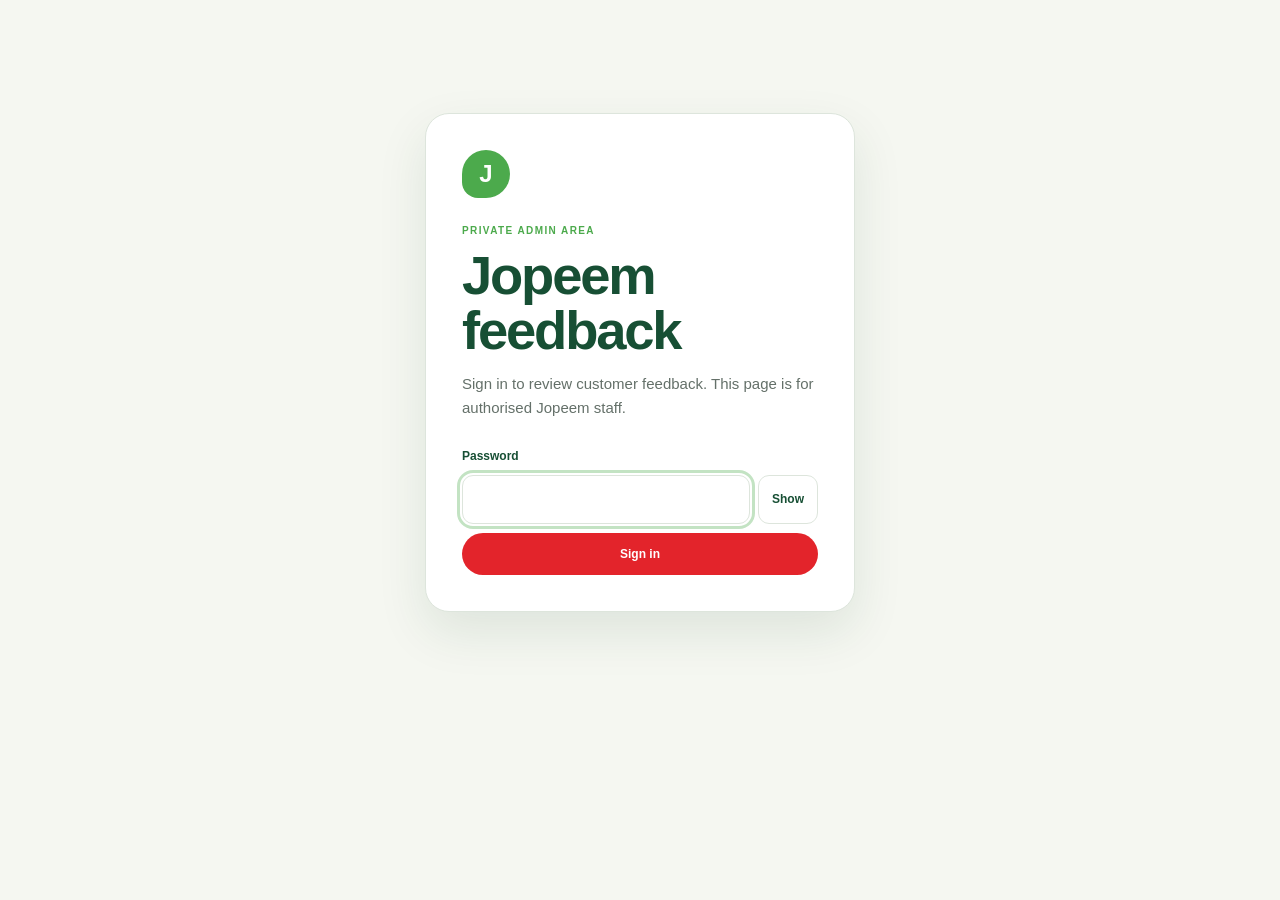
<file: dashboard.html>
<!doctype html><html lang="en"><head><meta charset="utf-8"><meta name="viewport" content="width=device-width,initial-scale=1"><meta name="robots" content="noindex,nofollow,noarchive"><title>Feedback dashboard · Jopeem Pharmacy</title><link rel="stylesheet" href="dashboard.css"></head><body><main class="dashboard-shell"><section class="login-panel" id="login-panel"><div class="brand-mark">J</div><p class="eyebrow">Private admin area</p><h1>Jopeem feedback</h1><p class="intro">Sign in to review customer feedback. This page is for authorised Jopeem staff.</p><form id="login-form" novalidate><label for="dashboard-password">Password</label><div class="password-wrap"><input id="dashboard-password" type="password" autocomplete="current-password" required><button type="button" id="toggle-password" class="icon-button">Show</button></div><p class="form-status" id="login-status" role="alert" hidden></p><button class="button primary" id="login-submit" type="submit">Sign in</button></form></section><section class="dashboard-view" id="dashboard-view" hidden><header class="dashboard-header"><div><p class="eyebrow">Private feedback dashboard</p><h1>Customer feedback</h1><p class="intro">A current view of feedback received through the Jopeem website.</p></div><div class="actions"><button class="button outline" id="refresh-dashboard" type="button">↻ Refresh</button><button class="button quiet" id="logout-dashboard" type="button">Log out</button></div></header><p class="form-status" id="dashboard-status" role="status" hidden></p><div class="summary-grid" id="summary-grid"></div><section class="report-card recent"><div class="recent-head"><div><p class="eyebrow">Latest responses</p><h2>Recent feedback</h2></div><div class="filters"><label>Branch<select id="filter-branch"><option value="">All branches</option></select></label><label>Type<select id="filter-type"><option value="">All types</option></select></label></div></div><div class="table-wrap"><table><thead><tr><th>Date / time</th><th>Rating</th><th>Feedback type</th><th>Branch</th><th>Comment</th></tr></thead><tbody id="feedback-rows"></tbody></table></div><div id="feedback-cards" class="feedback-cards"></div><div id="feedback-empty" class="empty" hidden>No customer feedback has been received yet.</div></section><div class="report-grid"><section class="report-card"><p class="eyebrow">Distribution</p><h2>Rating distribution</h2><div id="ratings-breakdown" class="rating-chart" aria-label="Rating distribution"></div></section><section class="report-card"><p class="eyebrow">What customers mentioned</p><h2>Feedback type</h2><div id="types-breakdown" class="bar-list"></div></section></div><section class="report-card branch-section"><p class="eyebrow">Location view</p><h2>By branch</h2><div id="branches-breakdown" class="branch-grid"></div></section></section></main><script src="dashboard.js"></script></body></html>
</file>
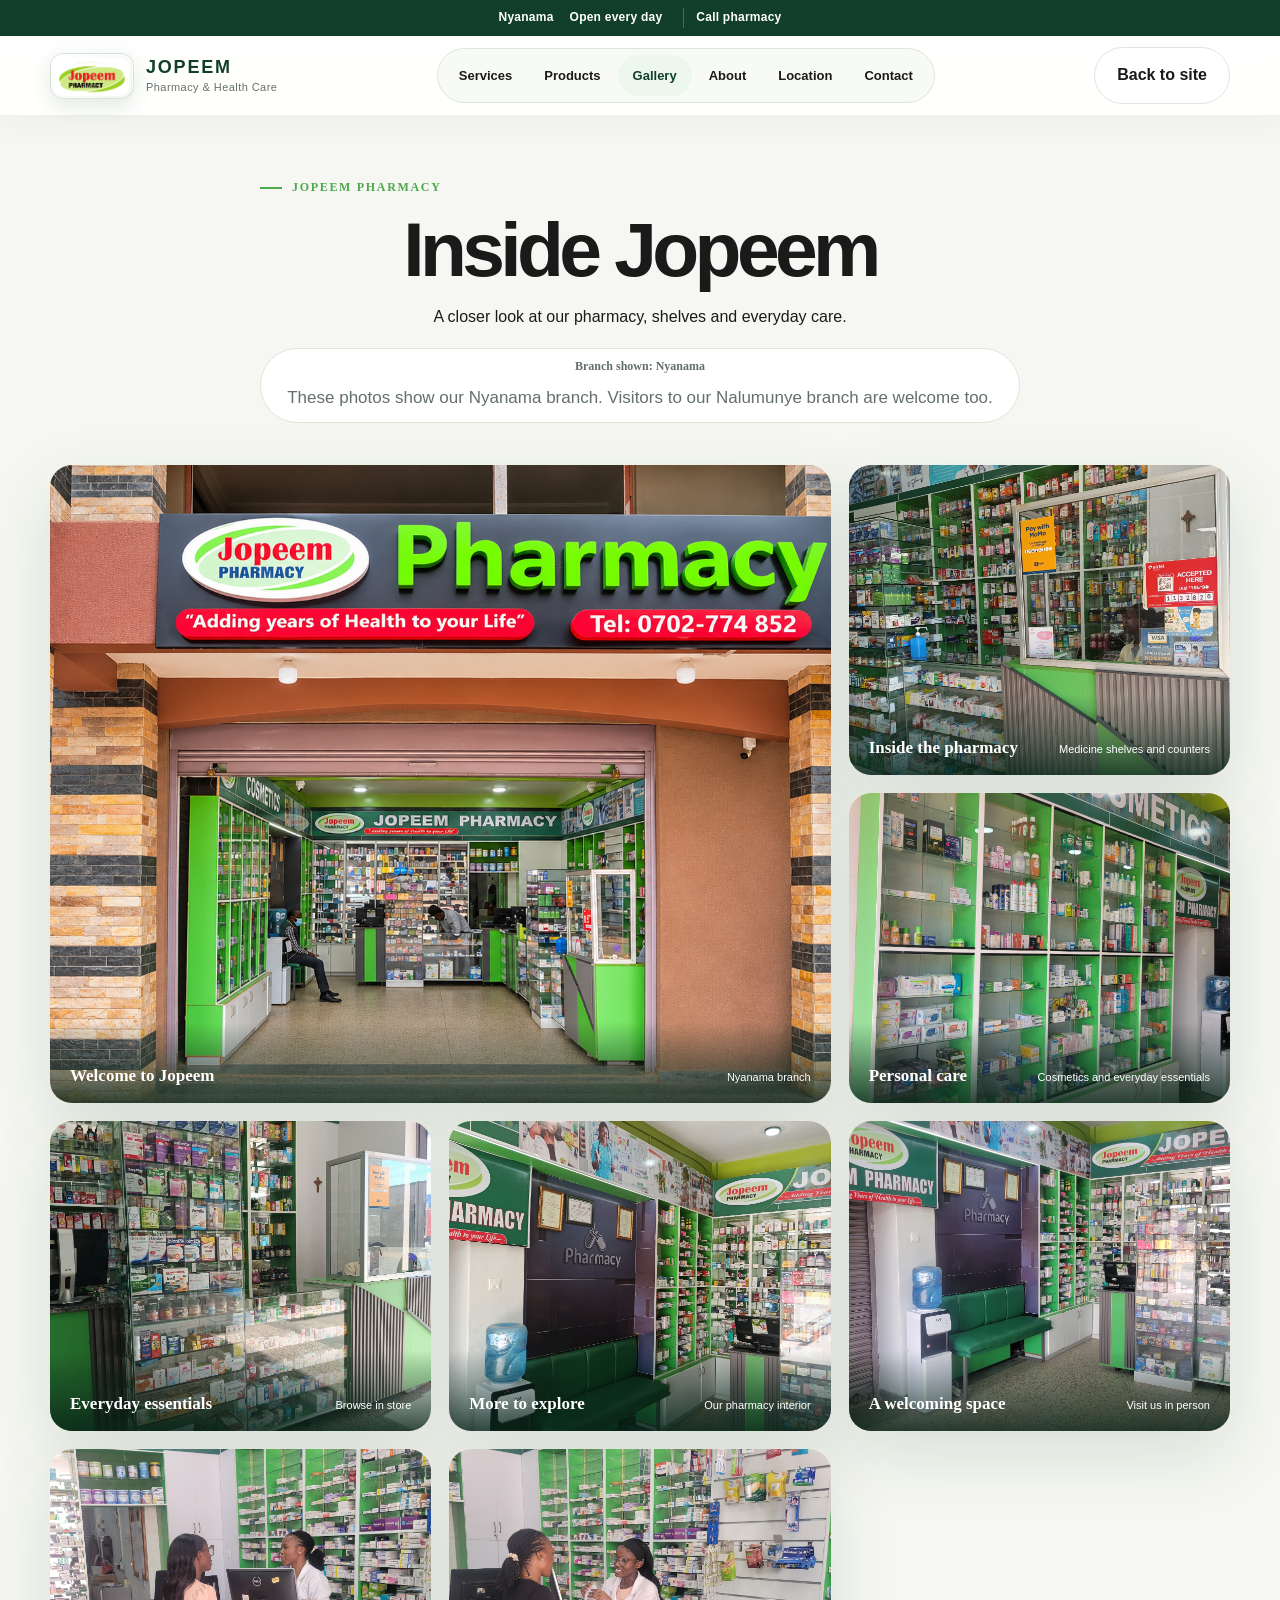
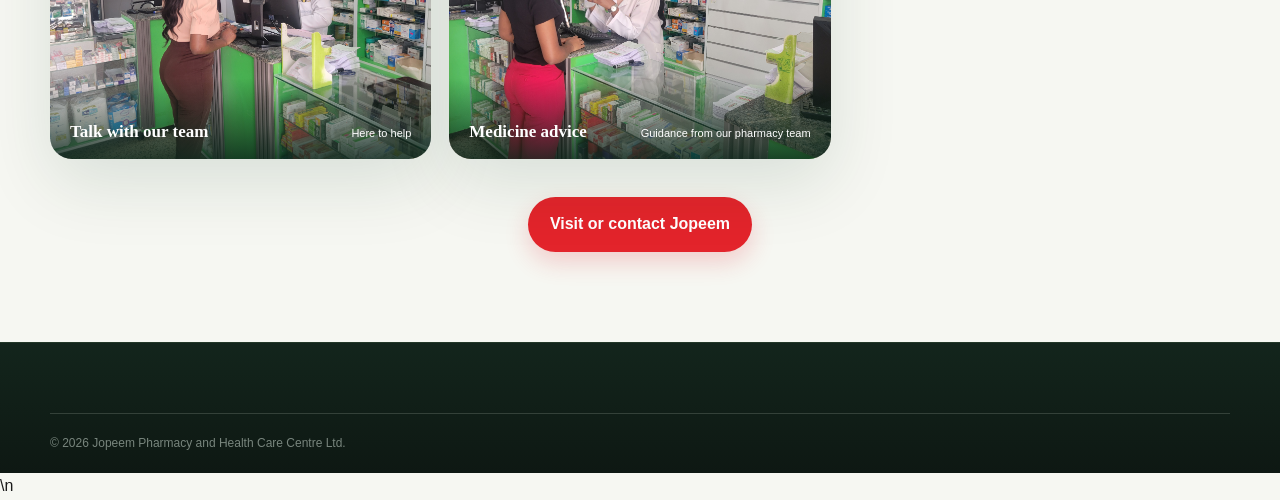
<file: gallery.html>
﻿<!doctype html>
<html lang="en">
<head>
  <meta charset="utf-8">
  <meta name="viewport" content="width=device-width, initial-scale=1">
  <meta name="description" content="Explore Jopeem Pharmacy locations, pharmacy interiors, shelves and everyday care in our photo gallery.">
  <meta name="theme-color" content="#174f34">
  <title>Inside Jopeem | Pharmacy Gallery</title>
  <link rel="icon" type="image/svg+xml" href="assets/Favicon/favicon.svg">
  <link rel="stylesheet" href="styles.css">
  <link rel="stylesheet" href="jopeem-selectors.css">
  <link rel="stylesheet" href="gallery.css">
</head>
<body>
  <div class="notice"><span>Nyanama</span><span>Open every day</span><a href="tel:+256702774852">Call pharmacy</a></div>
  <header class="site-header">
    <a class="brand" href="index.html#top" aria-label="Jopeem Pharmacy home"><span class="brand-mark"><img src="assets/Favicon/favicon.svg" alt="" width="44" height="44"></span><span><b>JOPEEM</b><small>Pharmacy &amp; Health Care</small></span></a>
    <nav aria-label="Main navigation"><a href="index.html#services">Services</a><a href="products.html">Products</a><a class="active" href="gallery.html" aria-current="page">Gallery</a><a href="index.html#about">About</a><a href="index.html#contact">Location</a><a href="index.html#contact">Contact</a></nav>
    <div class="header-actions"><a class="mobile-gallery-link active" href="gallery.html" aria-current="page">Gallery</a><a class="button button-outline" href="index.html">Back to site</a></div>
  </header>
  <main class="full-gallery-page">
    <section class="full-gallery-intro"><p class="eyebrow">Jopeem Pharmacy</p><h1>Inside Jopeem</h1><p>A closer look at our pharmacy, shelves and everyday care.</p><p class="gallery-branch-note"><strong>Branch shown: Nyanama</strong><span>These photos show our Nyanama branch. Visitors to our Nalumunye branch are welcome too.</span></p></section>
    <section class="full-gallery-grid" aria-label="Jopeem Pharmacy photo gallery">
      <figure class="full-gallery-item full-gallery-item-featured"><img src="plan/gallery/hero-entrance-polished.png" alt="Jopeem Pharmacy entrance and storefront"><figcaption><b>Welcome to Jopeem</b><span>Nyanama branch</span></figcaption></figure>
      <figure class="full-gallery-item"><img src="plan/gallery/gallery-pharmacy-brand-wall-original.jpg" alt="Jopeem Pharmacy branding above medicine shelves"><figcaption><b>Inside the pharmacy</b><span>Medicine shelves and counters</span></figcaption></figure>
      <figure class="full-gallery-item"><img src="plan/gallery/gallery-cosmetics-shelves-original.jpg" alt="Cosmetics and personal care products on pharmacy shelves"><figcaption><b>Personal care</b><span>Cosmetics and everyday essentials</span></figcaption></figure>
      <figure class="full-gallery-item"><img src="plan/gallery/gallery-pharmacy-front-shelves-original.jpg" alt="Wide view of pharmacy shelves and product displays"><figcaption><b>Everyday essentials</b><span>Browse in store</span></figcaption></figure>
      <figure class="full-gallery-item"><img src="plan/gallery/gallery-pharmacy-interior-corner-original.jpg" alt="Pharmacy interior with product shelves"><figcaption><b>More to explore</b><span>Our pharmacy interior</span></figcaption></figure>
      <figure class="full-gallery-item"><img src="plan/gallery/gallery-pharmacy-waiting-area-original.jpg" alt="Waiting area inside Jopeem Pharmacy"><figcaption><b>A welcoming space</b><span>Visit us in person</span></figcaption></figure>
      <figure class="full-gallery-item"><img src="plan/gallery/gallery-counter-consultation-original.jpg" alt="Pharmacy team member speaking with a visitor at the counter"><figcaption><b>Talk with our team</b><span>Here to help</span></figcaption></figure>
      <figure class="full-gallery-item"><img src="plan/gallery/gallery-pharmacist-customer-care-original.jpg" alt="Pharmacist advising a customer at the pharmacy counter"><figcaption><b>Medicine advice</b><span>Guidance from our pharmacy team</span></figcaption></figure>
    </section>
    <div class="full-gallery-back"><a class="button button-primary" href="index.html#contact">Visit or contact Jopeem</a></div>
  </main>
  <footer><div class="wrap copyright">© 2026 Jopeem Pharmacy and Health Care Centre Ltd.</div></footer>
</body>
</html>

\n
</file>
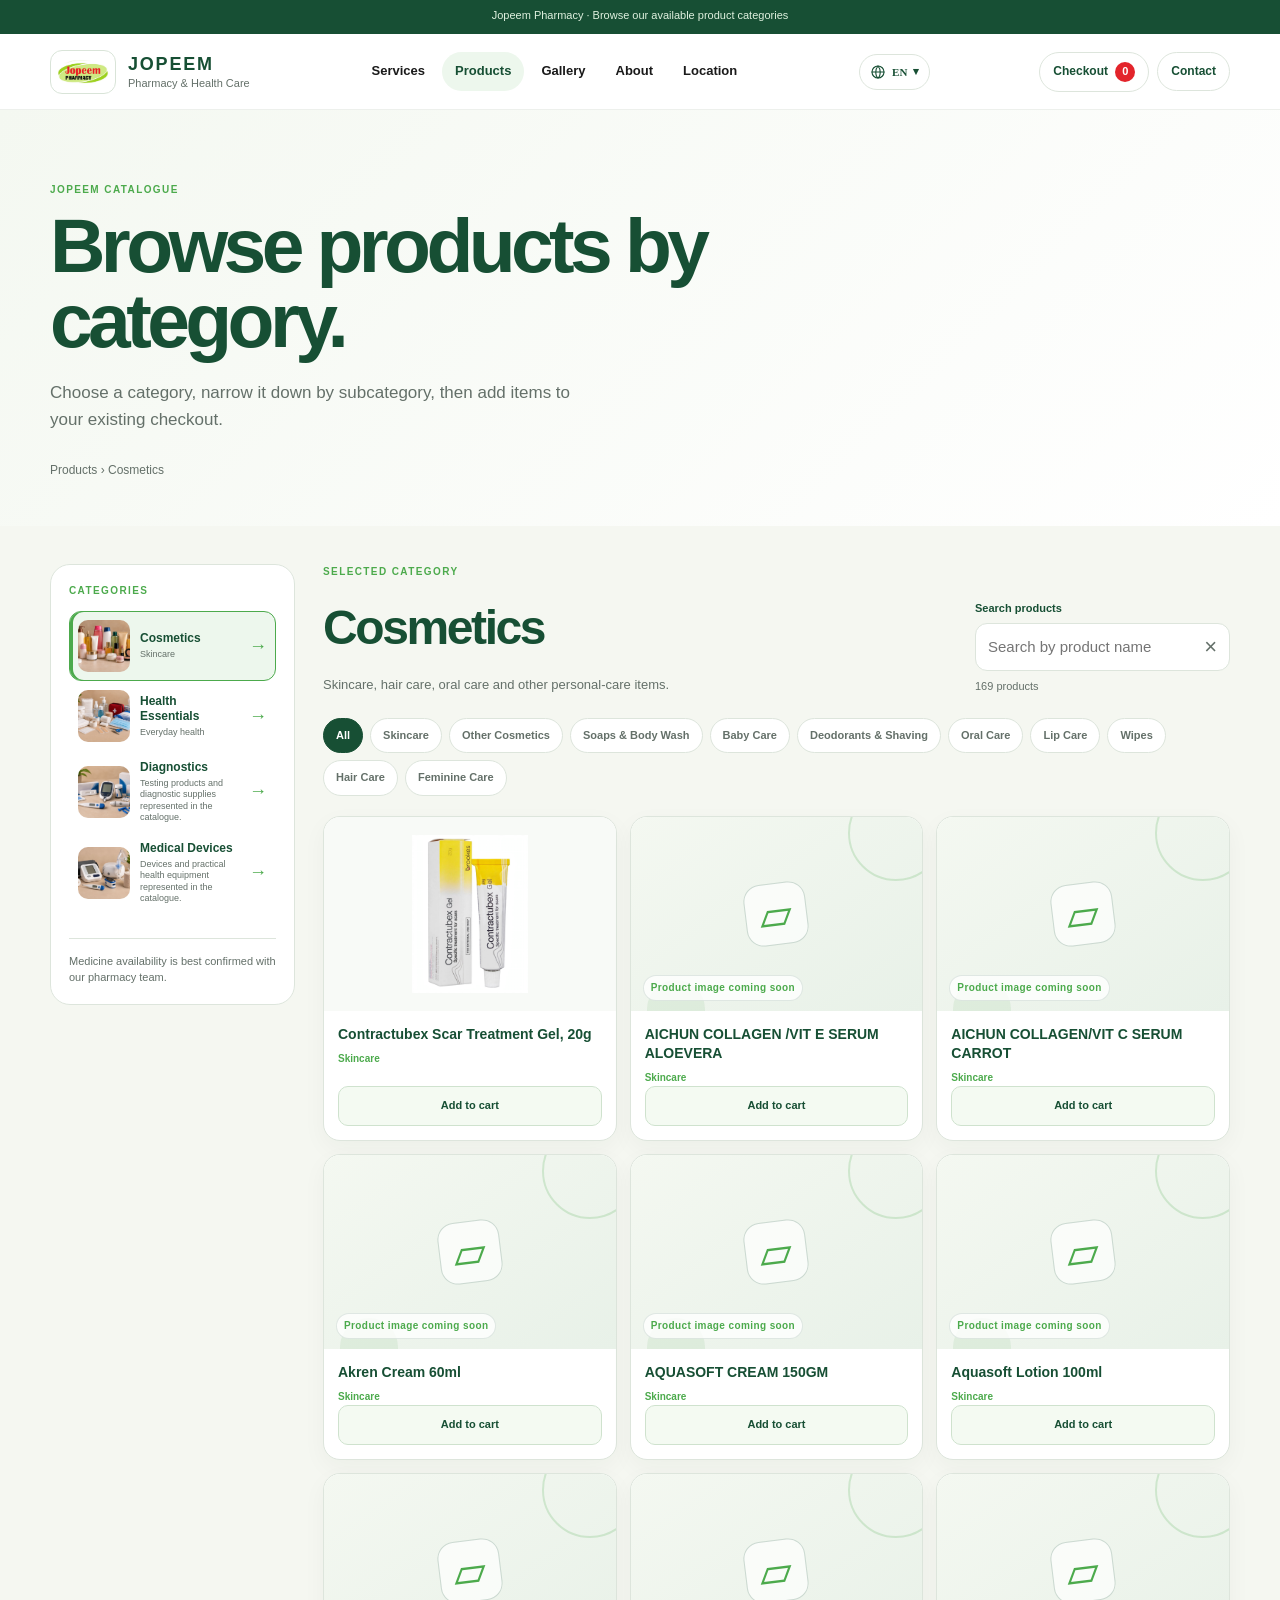
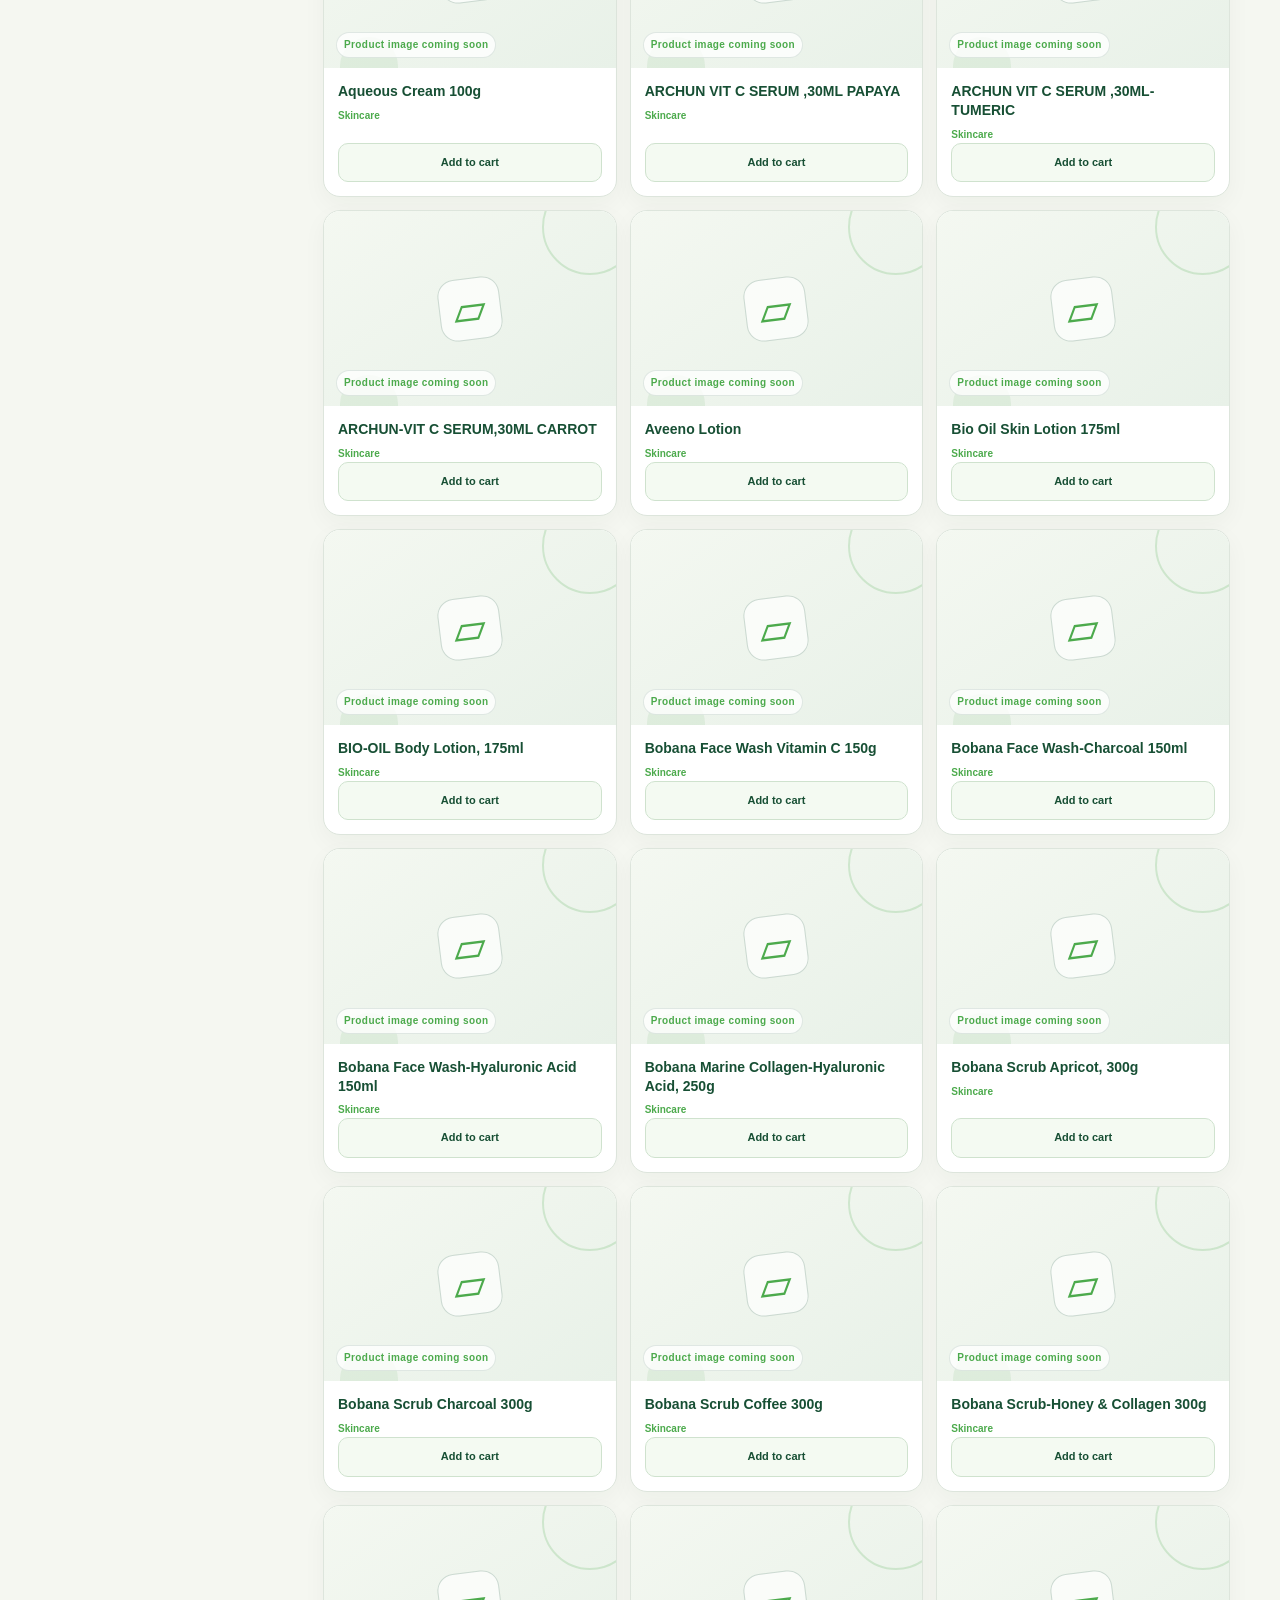
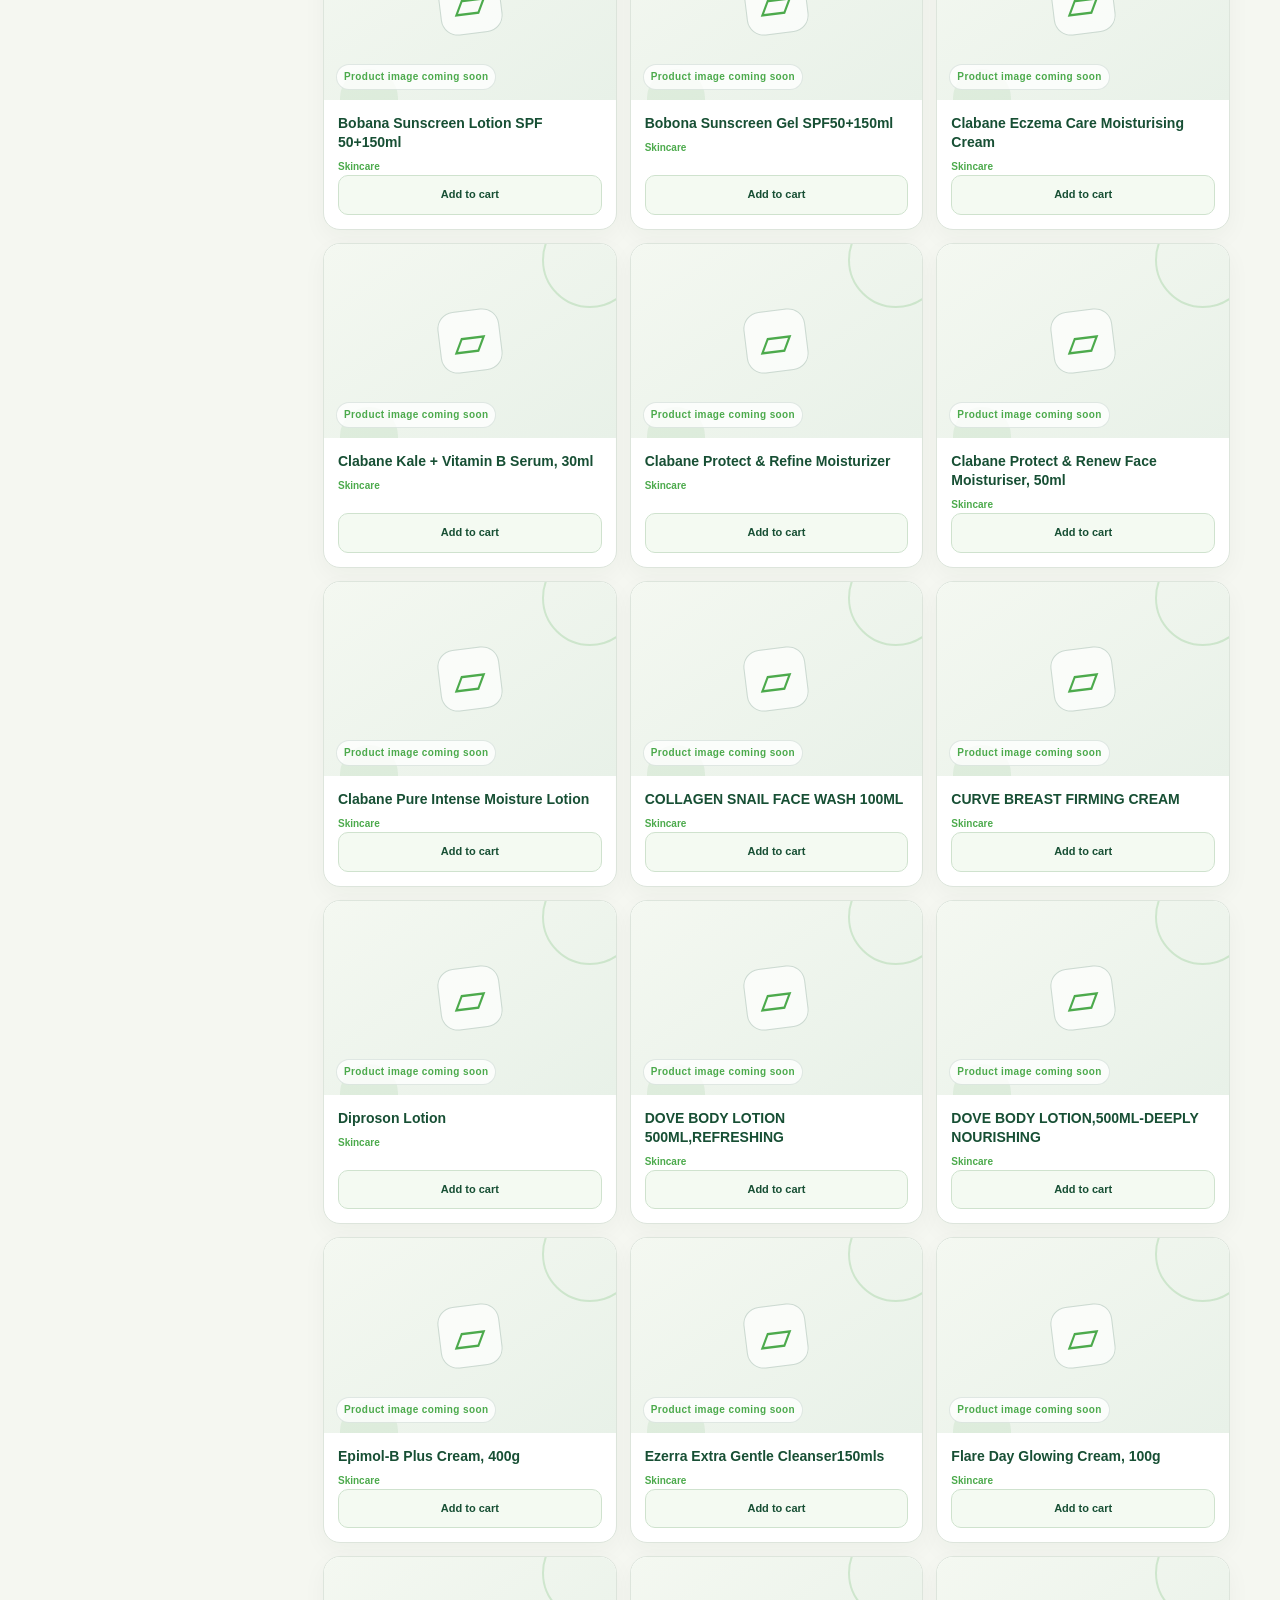
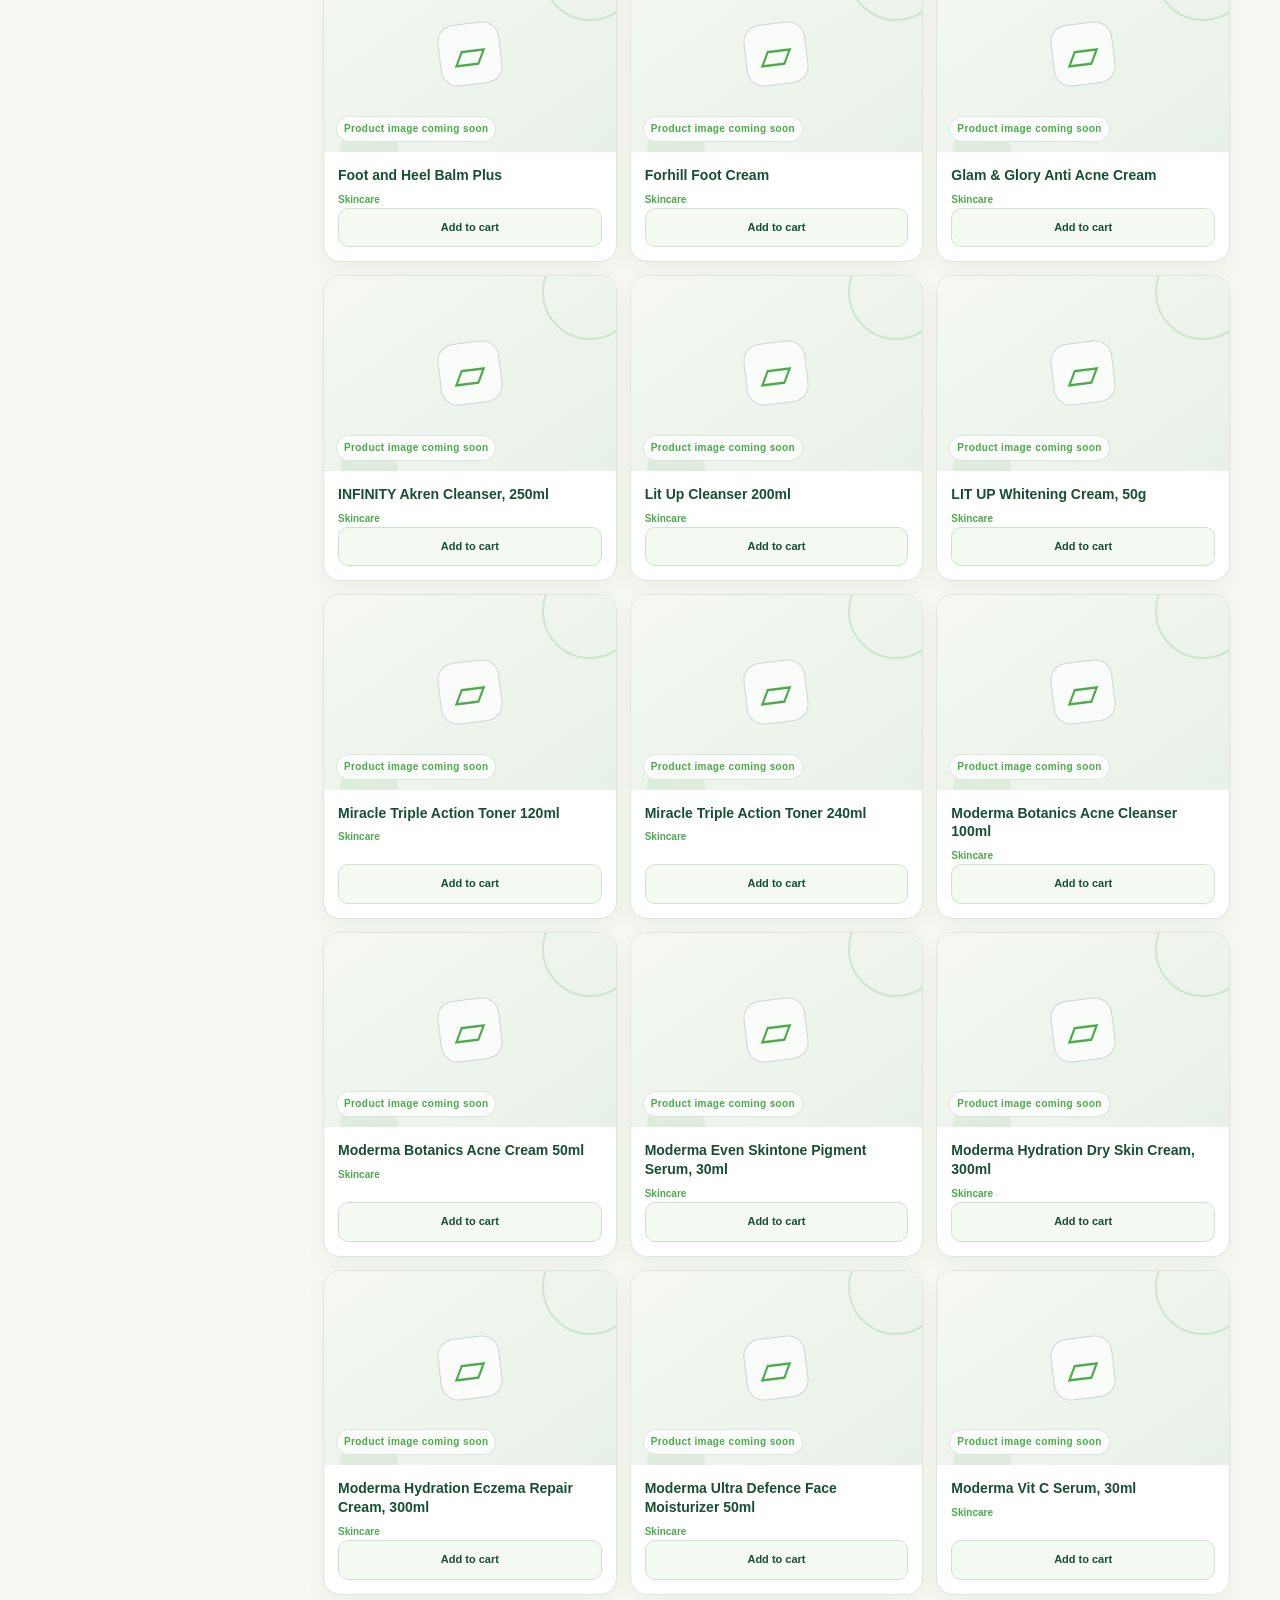
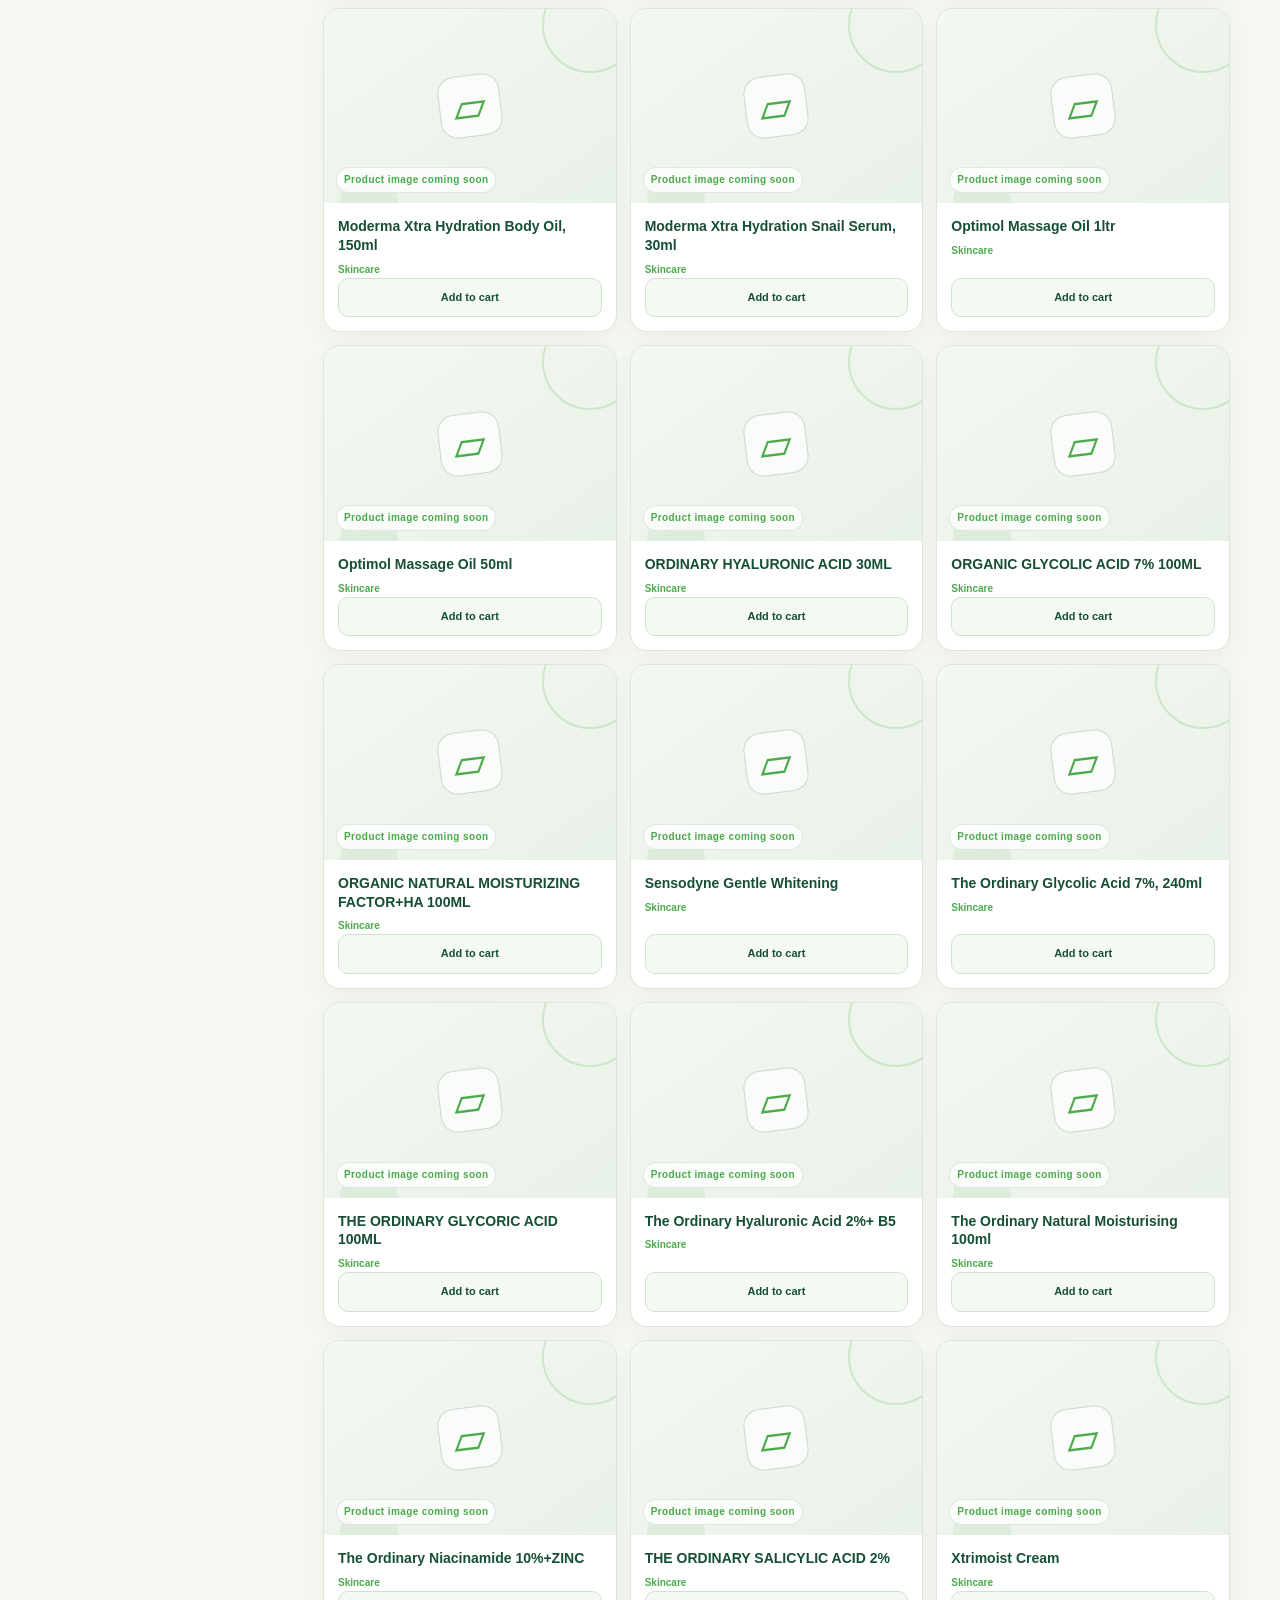
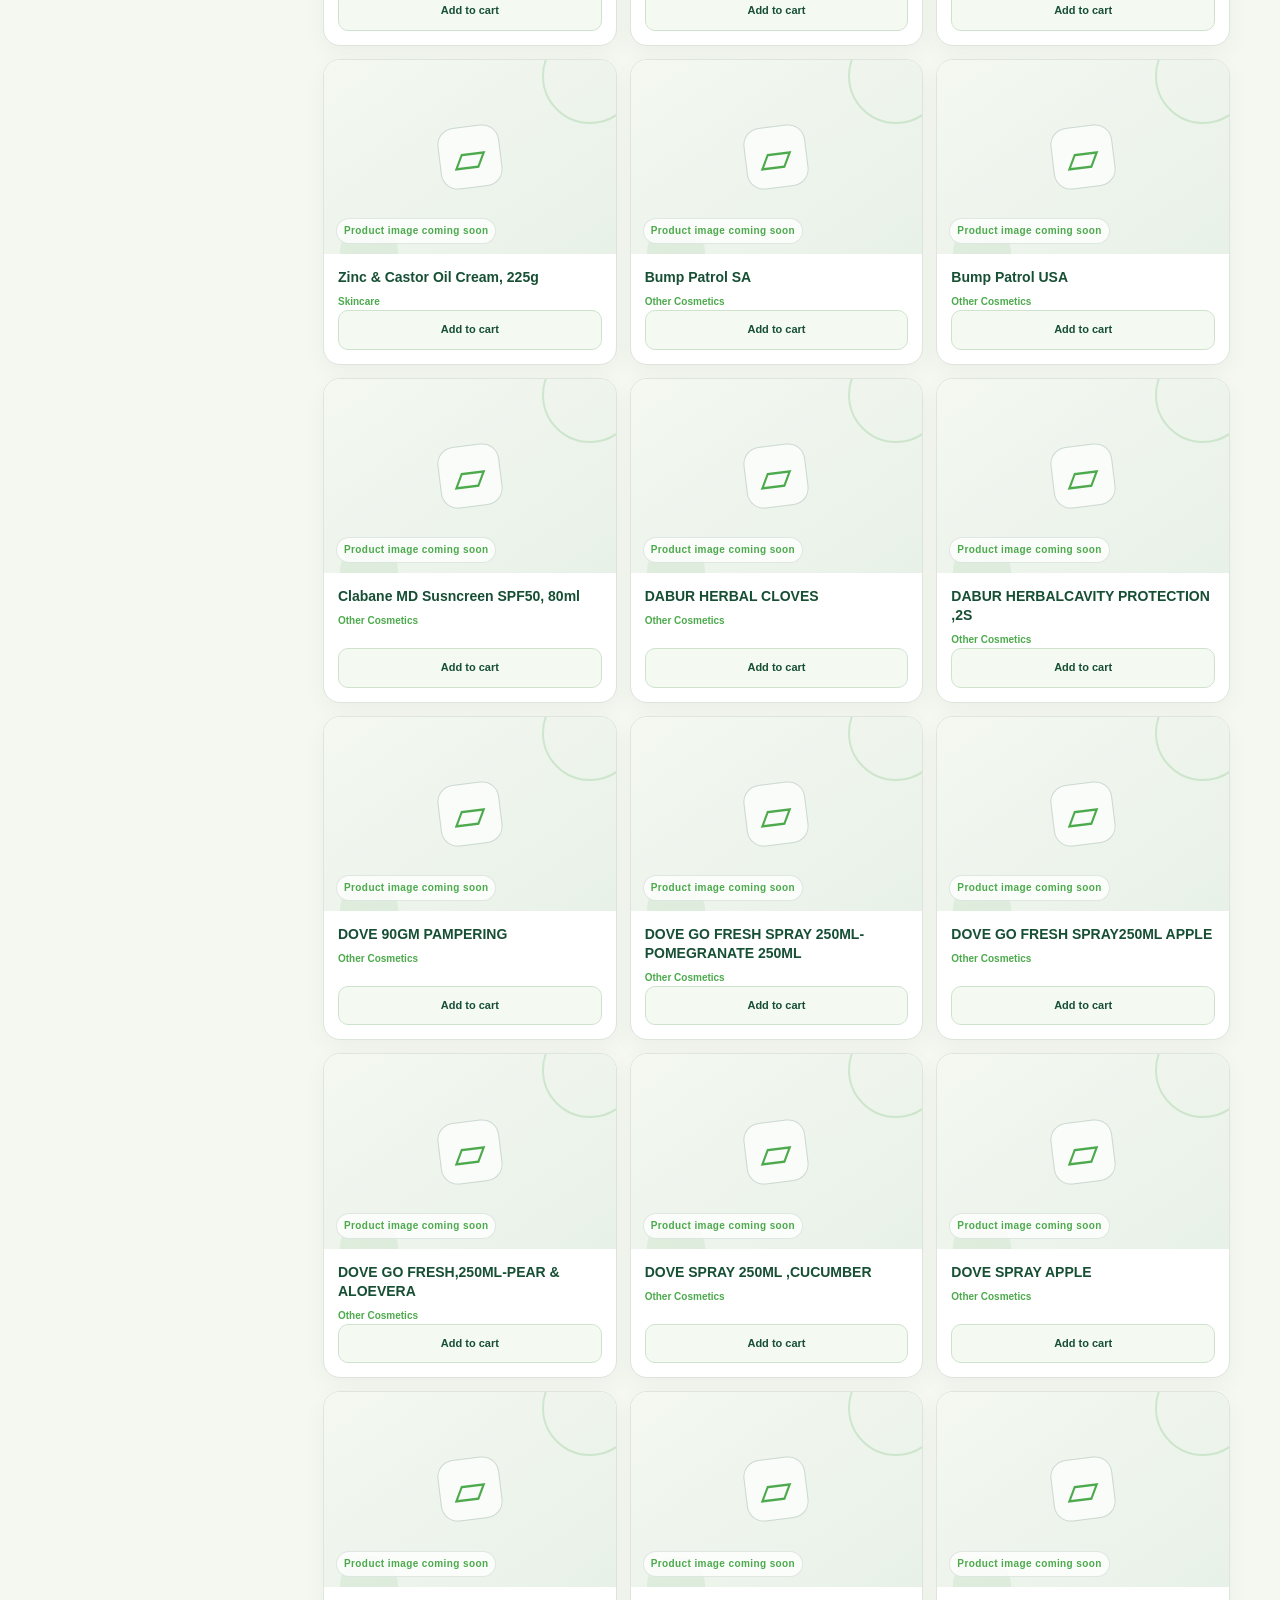
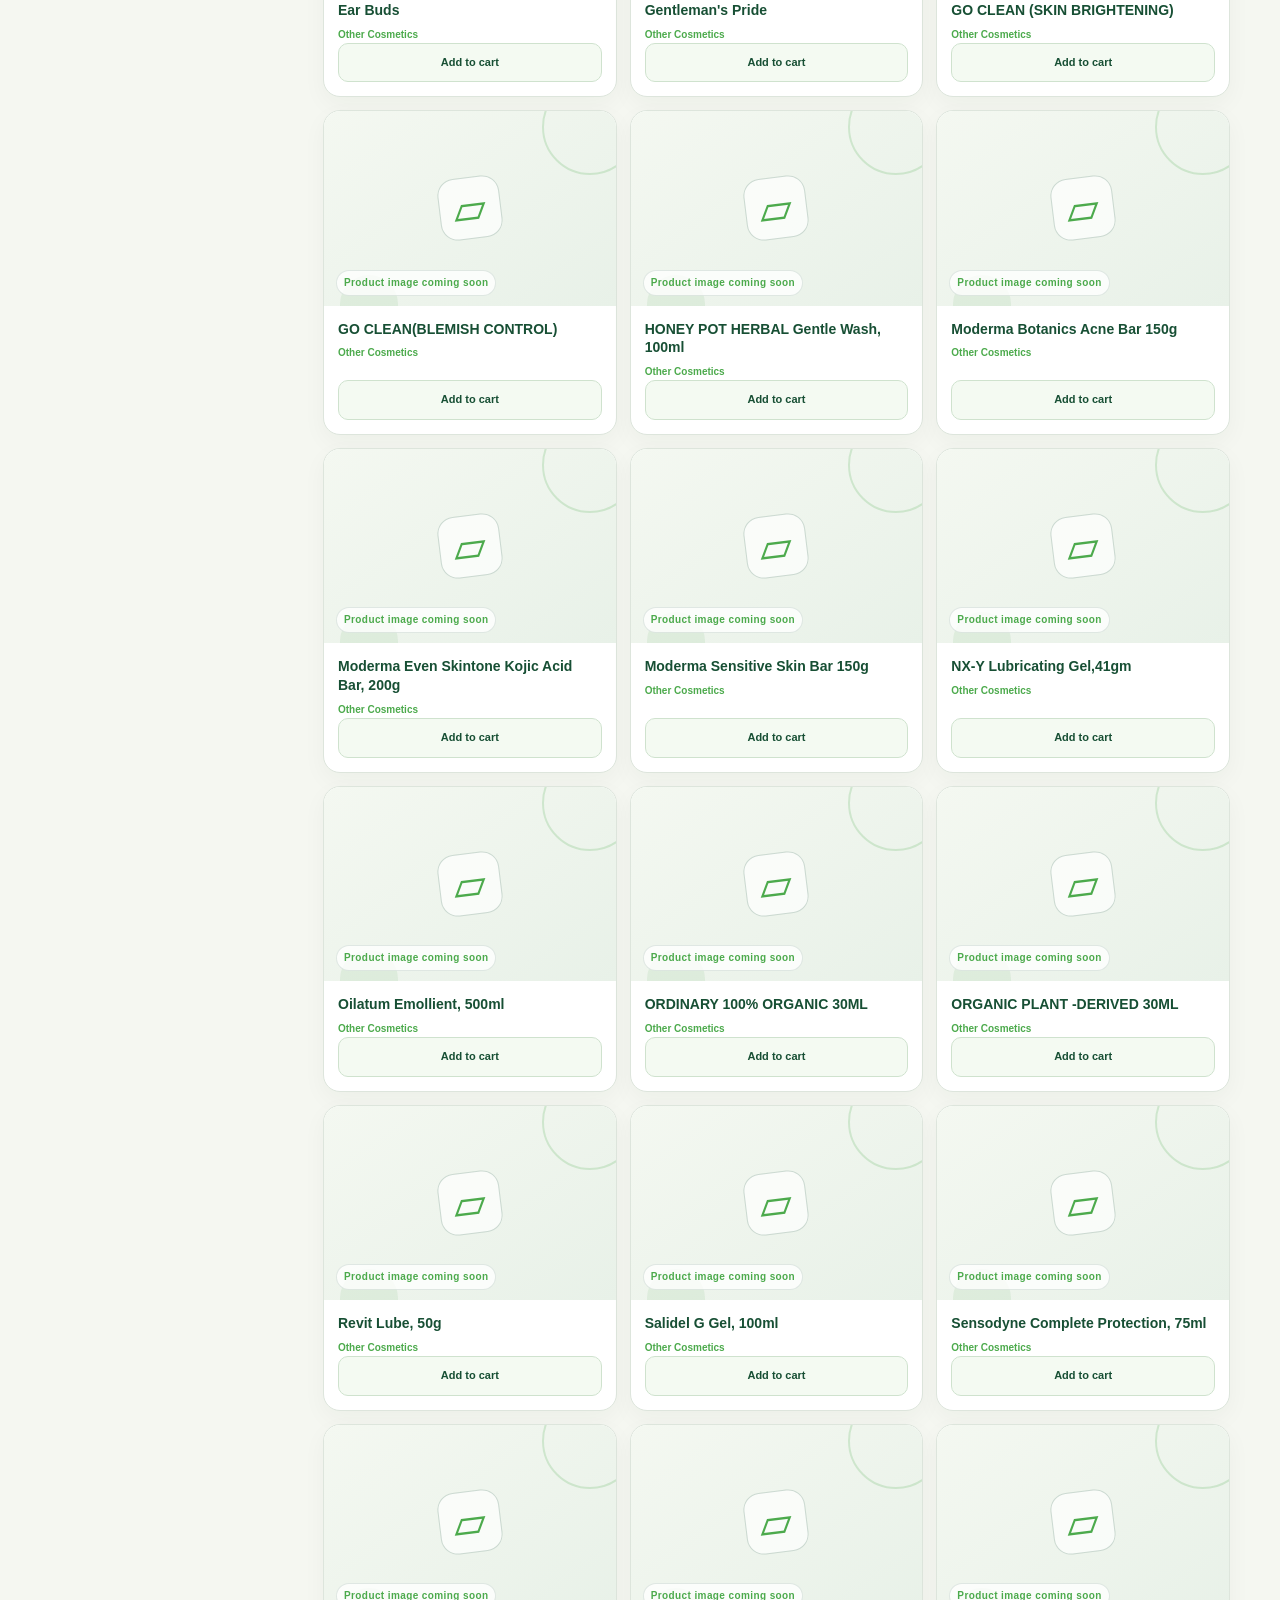
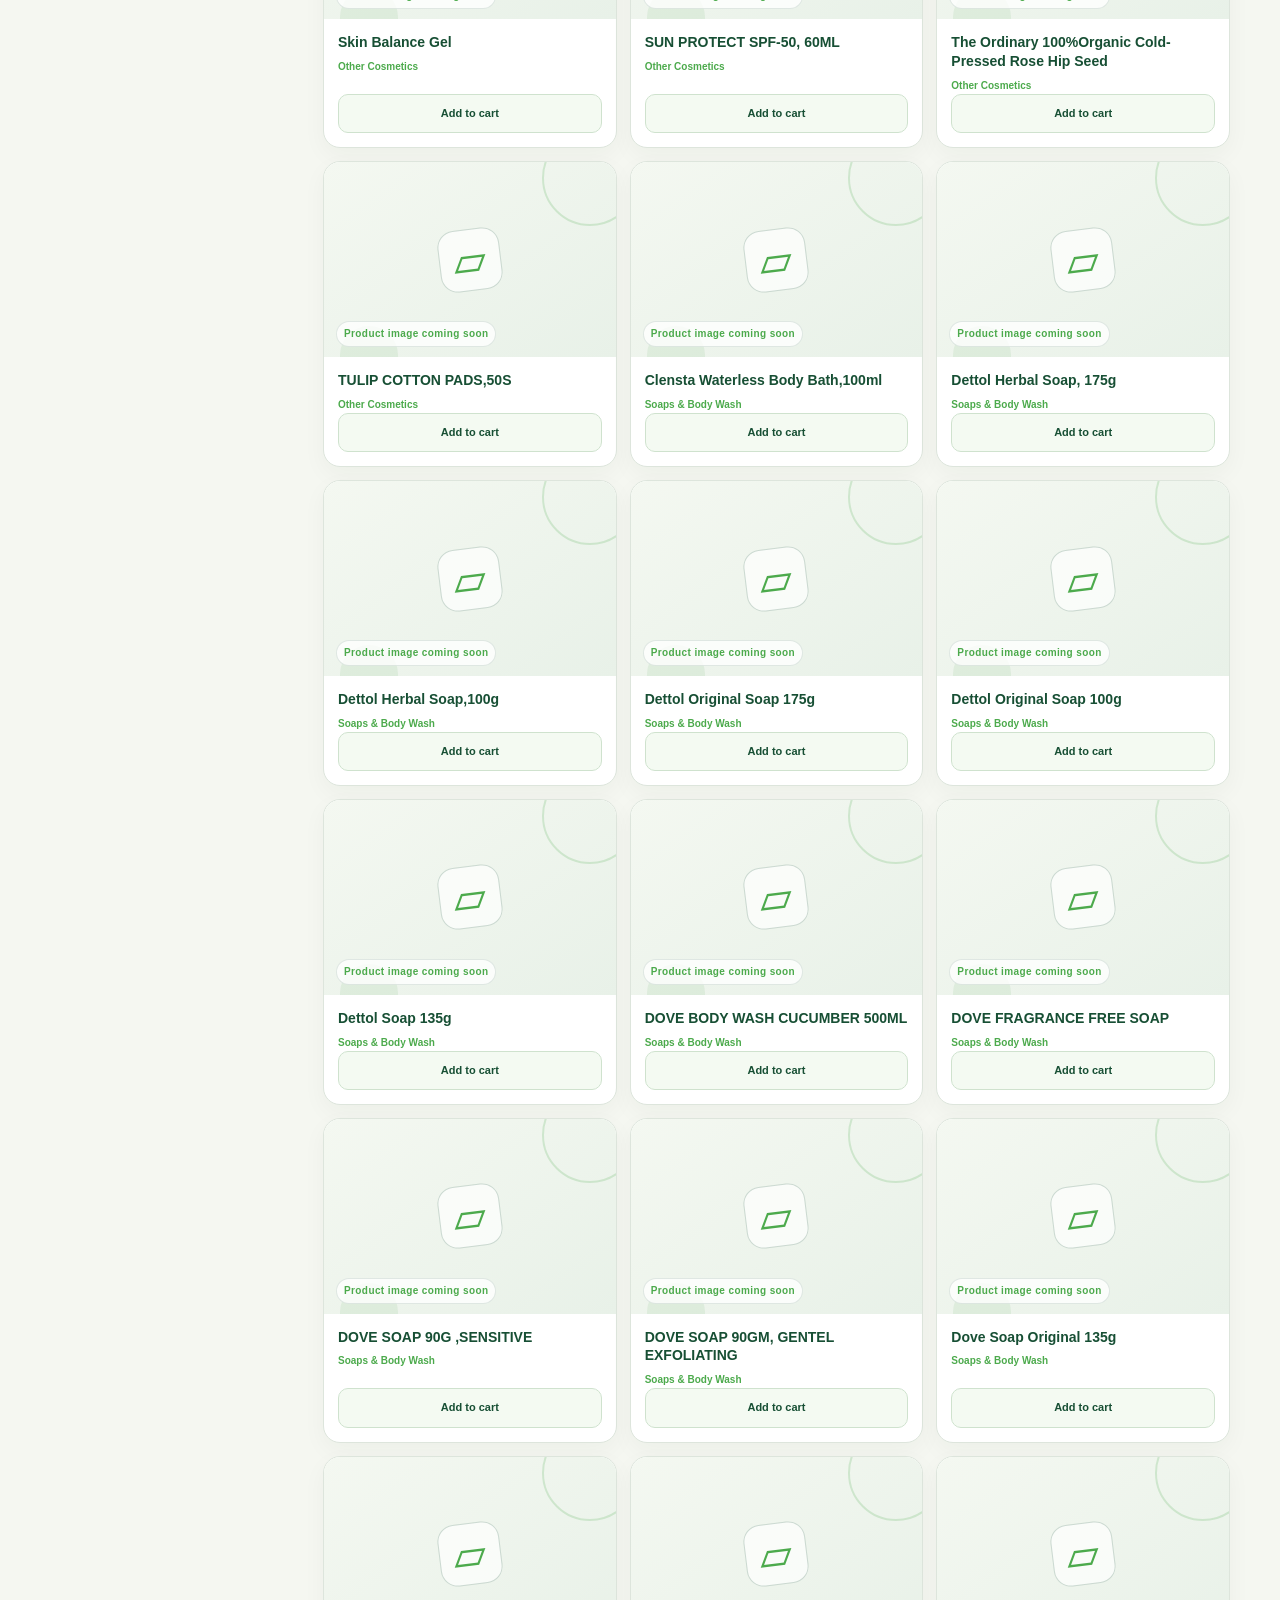
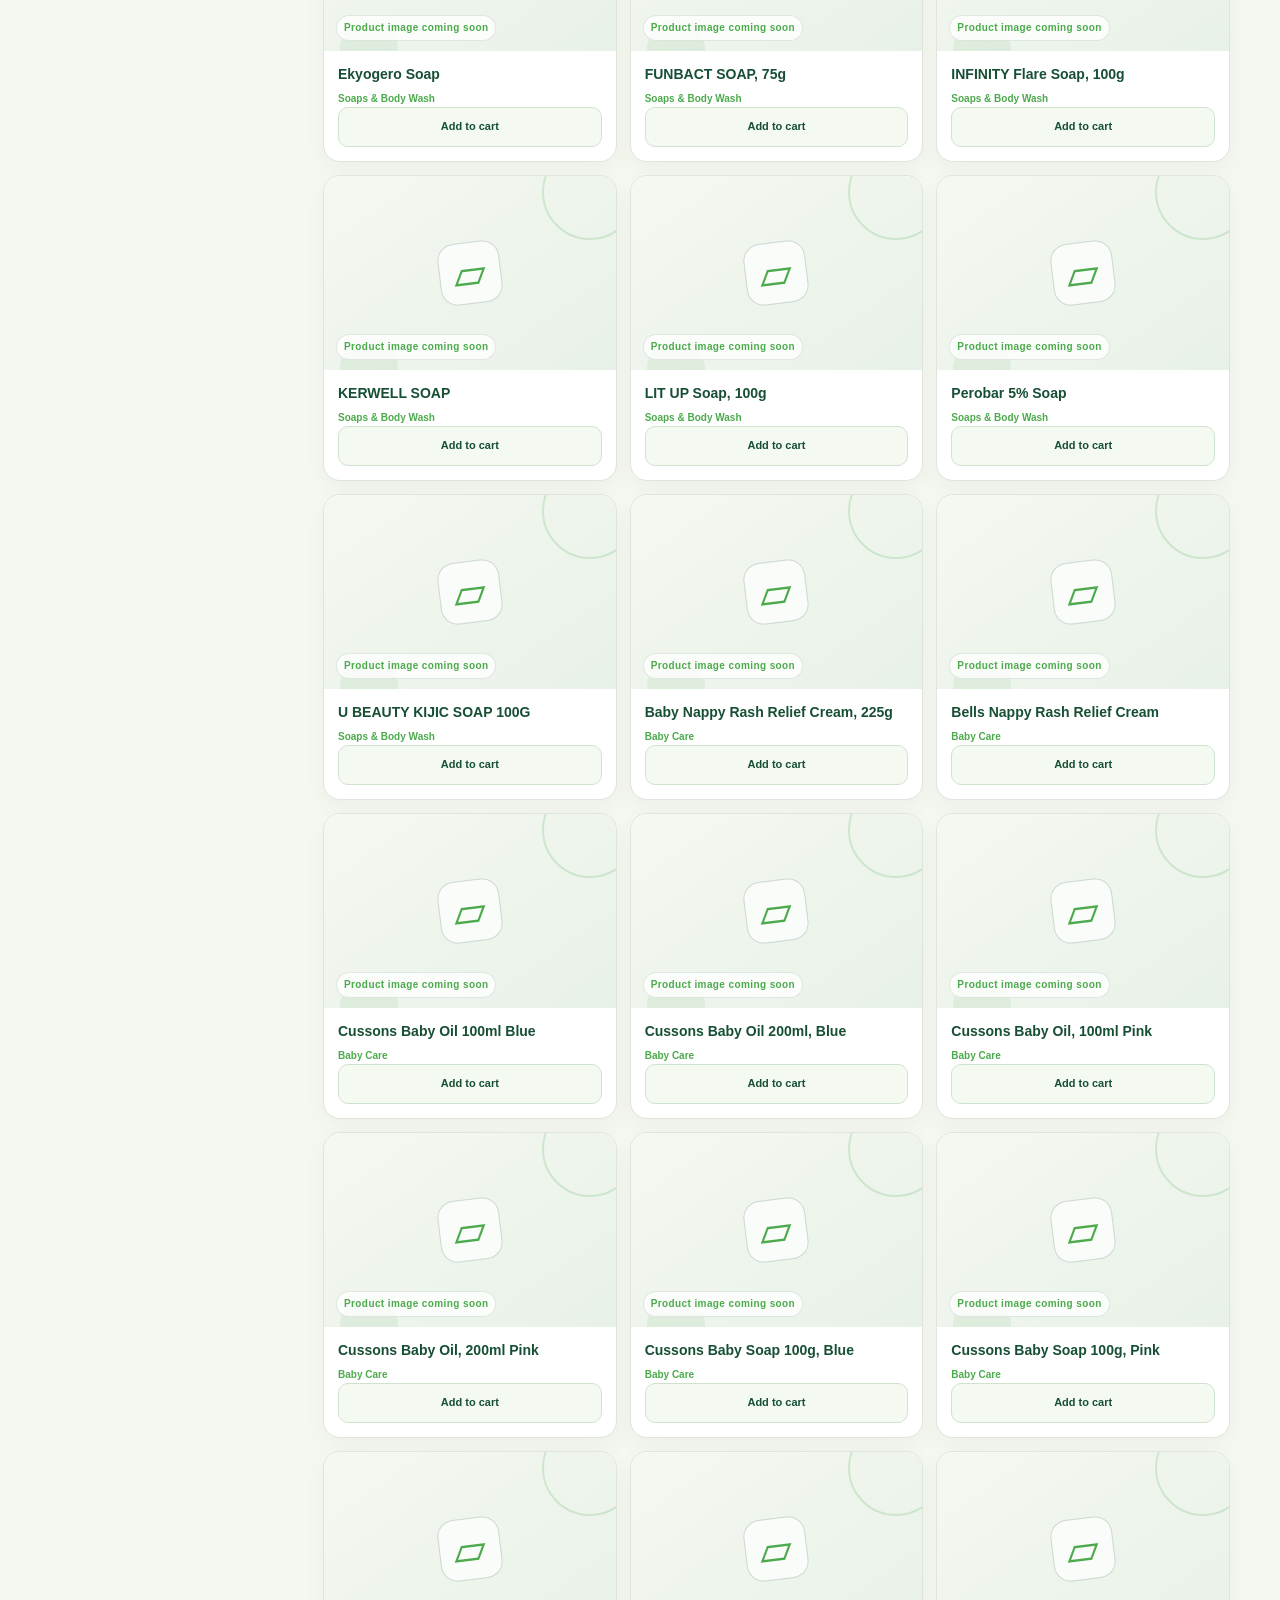
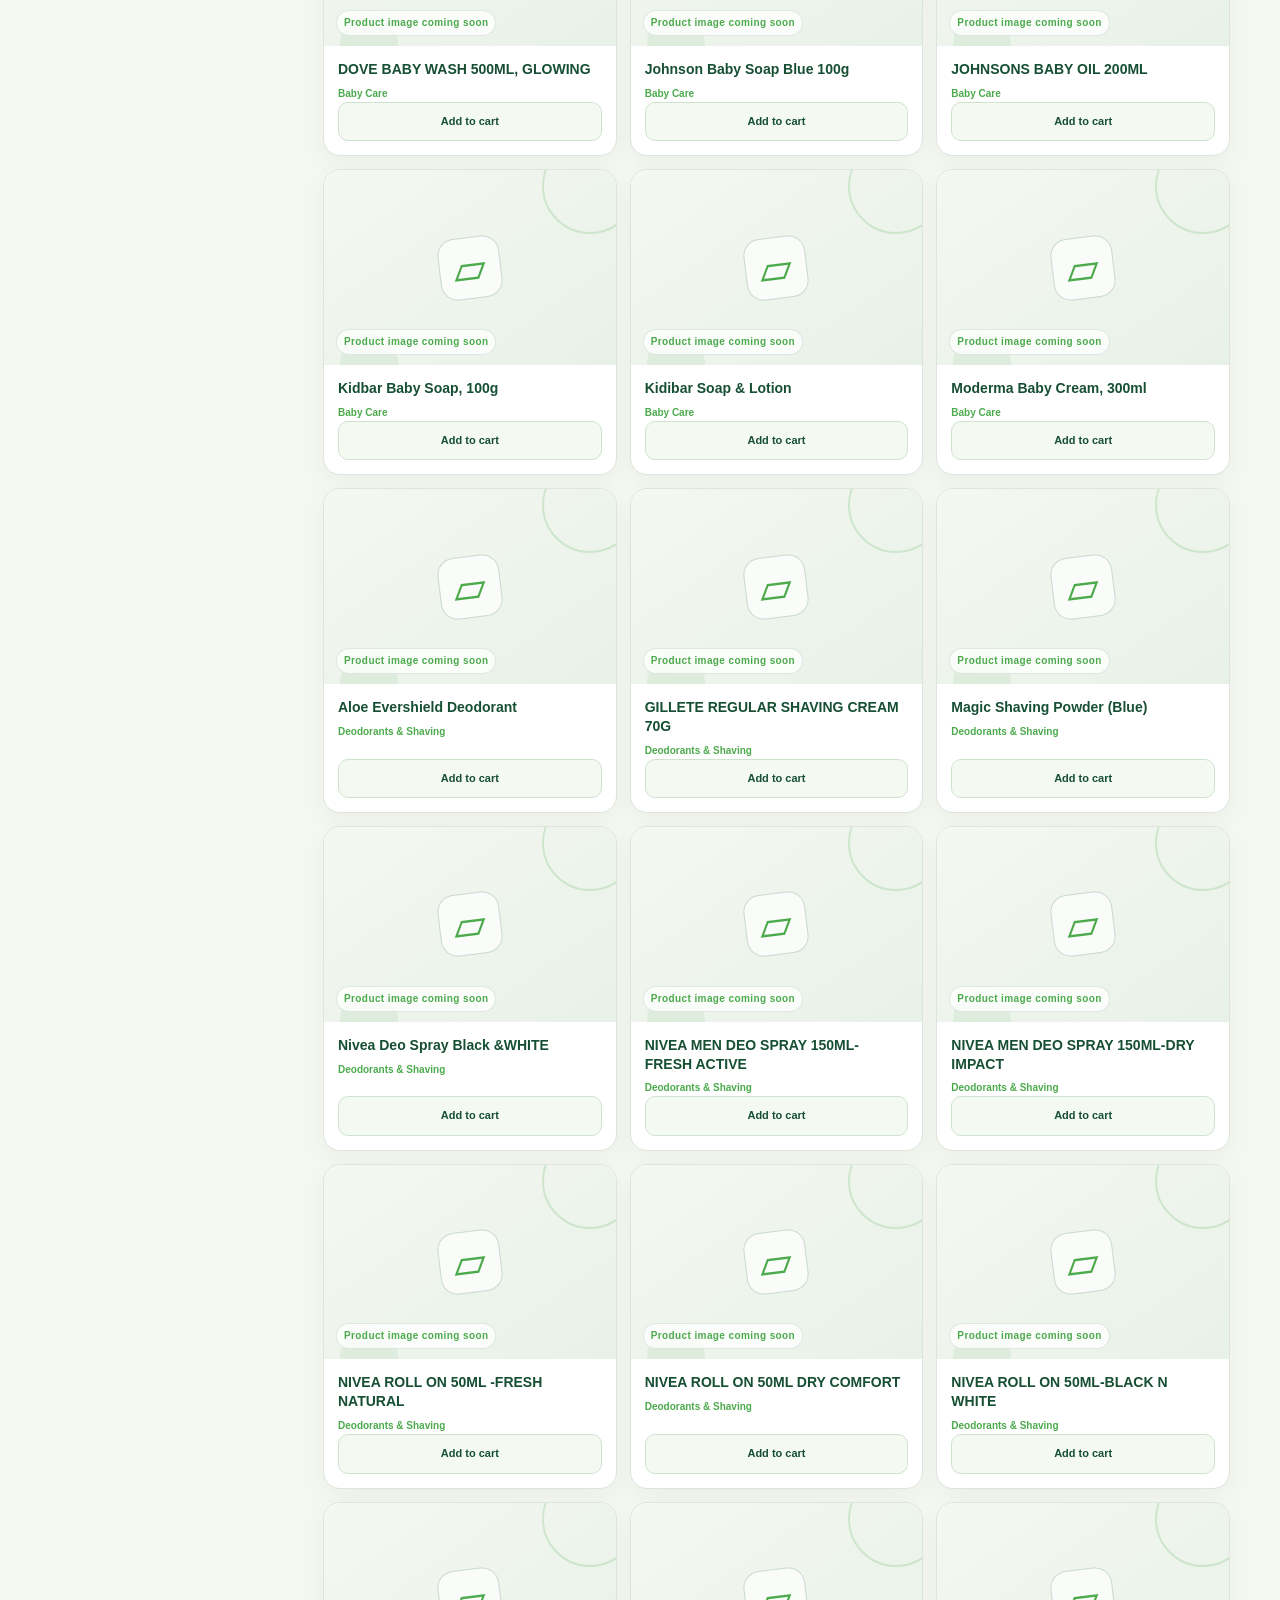
<file: products.html>
<!doctype html><html lang="en"><head><meta charset="utf-8"><meta name="viewport" content="width=device-width,initial-scale=1"><meta name="description" content="Browse Jopeem Pharmacy health essentials, cosmetics, diagnostics and medical devices."><meta name="theme-color" content="#174f34"><title>Products · Jopeem Pharmacy</title><link rel="icon" type="image/svg+xml" href="assets/Favicon/favicon.svg"><link rel="stylesheet" href="products.css"><link rel="stylesheet" href="jopeem-selectors.css"></head><body><a class="skip-link" href="#products-main">Skip to products</a><div class="notice">Jopeem Pharmacy · Browse our available product categories</div><header class="site-header"><a class="brand" href="index.html#top" aria-label="Jopeem Pharmacy home"><span class="brand-mark"><img src="assets/Favicon/favicon.svg" alt="" width="44" height="44"></span><span><b>JOPEEM</b><small>Pharmacy &amp; Health Care</small></span></a><nav aria-label="Main navigation"><a href="index.html#services">Services</a><a class="active" href="index.html#products">Products</a><a href="gallery.html">Gallery</a><a href="index.html#about">About</a><a href="index.html#contact">Location</a></nav><div class="language-switcher" data-language-switcher><button class="language-toggle" type="button" data-language-toggle aria-haspopup="true" aria-expanded="false" aria-label="Choose language" data-i18n-aria-label="language.choose"><svg viewBox="0 0 24 24" aria-hidden="true"><circle cx="12" cy="12" r="9"/><path d="M3 12h18M12 3c2.2 2.5 3.3 5.5 3.3 9S14.2 19.5 12 21c-2.2-1.5-3.3-5.5-3.3-9S9.8 5.5 12 3z"/></svg><span data-language-current>EN</span><span aria-hidden="true">▾</span></button><div class="language-menu" data-language-menu role="menu" hidden><button type="button" role="menuitemradio" data-language-option="en" aria-checked="true">English</button><button type="button" role="menuitemradio" data-language-option="lg" aria-checked="false">Luganda</button></div></div><div class="header-actions"><a class="mobile-gallery-link" href="gallery.html">Gallery</a><button class="icon-button" data-open-cart aria-label="Open cart"><span data-i18n="nav.checkout">Checkout</span> <span class="cart-count">0</span></button><a class="menu-link" href="index.html#contact" data-i18n="nav.contact">Contact</a></div></header><main id="products-main"><section class="products-hero"><div class="wrap"><p class="eyebrow" data-i18n="products.catalogue">Jopeem catalogue</p><h1 data-i18n="products.browse">Browse products by category.</h1><p data-i18n="products.intro">Choose a category, narrow it down by subcategory, then add items to your existing checkout.</p><div class="breadcrumb" id="breadcrumb" aria-label="Breadcrumb" data-i18n="nav.products">Products</div></div></section><section class="products-area wrap"><div class="mobile-controls" aria-label="Product filters"><label data-i18n="products.category">Category<select id="mobile-category" aria-label="Choose product category"></select></label><label data-i18n="products.subcategory">Subcategory<select id="mobile-subcategory" aria-label="Choose product subcategory"></select></label></div><aside class="category-sidebar" aria-label="Product categories"><p class="eyebrow" data-i18n="products.categories">Categories</p><div id="category-nav"></div><div class="sidebar-note">Medicine availability is best confirmed with our pharmacy team.</div></aside><section class="product-results" aria-labelledby="category-title"><div class="results-head"><div><p class="eyebrow" data-i18n="products.selected">Selected category</p><h2 id="category-title" data-i18n="nav.products">Products</h2><p id="category-description" class="muted"></p></div><div class="search-wrap"><label for="product-search" data-i18n="products.search">Search products</label><div class="search-field"><input id="product-search" type="search" placeholder="Search by product name" data-i18n-placeholder="products.searchPlaceholder"><button id="clear-search" type="button" aria-label="Clear search">×</button></div><span id="result-count" class="result-count" aria-live="polite"></span></div></div><div id="subcategories" class="subcategory-list" aria-label="Subcategories"></div><div id="product-grid" class="product-grid" aria-live="polite"><p class="loading">Loading products…</p></div><div class="empty-state" id="empty-state" hidden><strong>No products found for this selection.</strong><p data-i18n="products.tryAnother">Try another category, subcategory or search.</p><button class="button outline" id="reset-filters" type="button">Reset filters</button></div></section></section></main><section class="products-help"><div class="wrap"><div><p class="eyebrow light">Need help finding something?</p><h2>Ask our pharmacy team.</h2><p>For medicines and items not shown in the catalogue, contact us to confirm availability.</p></div><a class="button white" href="https://wa.me/256788570123" target="_blank" rel="noopener" data-i18n="products.chat">Chat on WhatsApp ↗</a></div></section><footer><div class="wrap footer-grid"><div><a class="brand footer-brand" href="index.html#top"><span class="brand-mark"><img src="assets/Favicon/favicon.svg" alt="" width="44" height="44"></span><span><b>JOPEEM</b><small>Pharmacy &amp; Health Care</small></span></a><p>Adding years of Health to your life.</p></div><div><b data-i18n="nav.about">Explore</b><a href="index.html#services">Services</a><a href="index.html#products">Products</a><a href="index.html#about">About</a><a href="index.html#contact" data-i18n="nav.contact">Contact</a><a href="dashboard.html" aria-label="Open admin dashboard">Admin</a></div><div><b data-i18n="nav.contact">Contact</b><a href="https://wa.me/256788570123" target="_blank" rel="noopener">WhatsApp pharmacy</a><a href="index.html#contact">Find a branch</a></div></div><div class="wrap copyright">© 2026 Jopeem Pharmacy and Health Care Centre Ltd.</div></footer><div id="bag-toast" class="bag-toast" role="status" aria-live="polite"></div><div class="drawer-backdrop" data-close-cart></div><aside class="cart-drawer" aria-label="Checkout products" aria-hidden="true"><div class="drawer-head"><div><p class="eyebrow" data-i18n="products.checkout">Your checkout</p><h2><span data-i18n="nav.products">Products</span> <span class="cart-count">0</span></h2></div><button data-close-cart aria-label="Close cart">×</button></div><div id="cart-items" class="cart-items"></div><div class="cart-foot"><p>Prices and availability are confirmed by our pharmacy team.</p><button id="start-checkout" class="button primary" data-i18n="products.continue">Continue to checkout</button><button id="clear-cart" class="text-button" data-i18n="products.clearProducts">Clear products</button></div></aside><dialog id="checkout-dialog"><button class="dialog-close" data-close-dialog aria-label="Close checkout">×</button><p class="eyebrow" data-i18n="products.finalStep">Final step</p><h2 data-i18n="products.order">Send your order enquiry</h2><p>No payment is taken online. Our team will confirm availability and prices on WhatsApp.</p><form id="checkout-form"><label data-i18n="products.fullName">Full name<input name="name" required autocomplete="name"></label><label data-i18n="products.phone">Phone number<input name="phone" type="tel" required autocomplete="tel"></label><label data-i18n="products.preferredBranch">Preferred branch<select name="branch"><option>Nyanama Trading Centre</option><option>Lebron Shopping Complex, Nalumunye</option></select></label><label>Notes (optional)<textarea name="notes" rows="3" placeholder="Anything our team should know?"></textarea></label><button class="button primary" type="submit" data-i18n="products.send">Send via WhatsApp ↗</button></form></dialog><a class="floating-wa" href="https://wa.me/256788570123" target="_blank" rel="noopener" aria-label="Chat with Jopeem Pharmacy on WhatsApp">w</a><script src="translations.js"></script><script src="jopeem-selectors.js"></script><script src="products.js"></script><script src="public-i18n.js"></script></body></html>
</file>
<file: styles.css>
:root{--green:#4caa4c;--deep:#174f34;--red:#e3242b;--olive:#b5b92a;--ink:#1a1a1a;--muted:#647069;--cream:#f5f7f1;--line:#dde5dc;--white:#fff;--shadow:0 20px 50px rgba(24,65,42,.12);--radius:22px}*{box-sizing:border-box}html{scroll-behavior:smooth}body{margin:0;color:var(--ink);font:400 16px/1.65 "DM Sans",sans-serif;background:#fff}body.locked{overflow:hidden}h1,h2,h3,b,strong,.button{font-family:"Manrope",sans-serif}h1,h2,h3,p{margin-top:0}h2{font-size:clamp(2rem,5vw,4rem);line-height:1.05;letter-spacing:-.045em}a{color:inherit;text-decoration:none}button,input,select,textarea{font:inherit}.wrap{width:min(1180px,calc(100% - 40px));margin-inline:auto}.skip-link{position:fixed;top:-50px;left:20px;z-index:100;background:#fff;padding:10px}.skip-link:focus{top:10px}.notice{height:34px;background:var(--deep);color:#dff1df;text-align:center;font-size:12px;letter-spacing:.02em;padding:6px 15px}.notice span{color:#fff;font-weight:700;margin-right:8px}.notice a{color:#fff;font-weight:700;margin-left:8px}.site-header{height:76px;display:flex;align-items:center;justify-content:space-between;padding:0 max(20px,calc((100vw - 1180px)/2));position:relative;z-index:30;background:#fff;border-bottom:1px solid #edf0ec}.brand{display:flex;gap:10px;align-items:center;line-height:1}.brand-mark{display:grid;place-items:center;width:40px;height:40px;border-radius:13px;background:var(--green);color:#fff;font:800 22px Manrope;transform:rotate(-5deg)}.brand b{display:block;color:var(--deep);letter-spacing:.1em;font-size:16px}.brand small{display:block;color:var(--muted);font-size:9px;margin-top:5px;letter-spacing:.04em}.site-header nav{display:flex;gap:32px;font-size:14px;font-weight:600}.site-header nav a:hover{color:var(--green)}.header-actions{display:flex;gap:8px}.icon-button{border:1px solid var(--line);background:#fff;border-radius:99px;padding:8px 12px;font-weight:700;font-size:13px}.cart-count{display:inline-grid;place-items:center;background:var(--red);color:#fff;min-width:20px;height:20px;border-radius:20px;margin-left:4px;font-size:11px}.menu-button{display:none}.hero{min-height:720px;position:relative;display:flex;align-items:center;overflow:hidden}.hero-media,.hero-shade{position:absolute;inset:0}.hero-media{background:url(images/jopeem-hero.png) center/cover no-repeat}.hero-shade{background:linear-gradient(90deg,rgba(247,248,244,.99) 2%,rgba(247,248,244,.96) 36%,rgba(247,248,244,.2) 65%,transparent)}.hero-copy{position:relative;padding-block:100px}.eyebrow{text-transform:uppercase;letter-spacing:.14em;font:700 12px Manrope;color:var(--green);margin-bottom:16px}.hero h1{max-width:680px;font-size:clamp(3.2rem,7vw,6.3rem);line-height:.93;letter-spacing:-.065em;margin-bottom:28px}.hero h1 em{color:var(--green);font-style:normal}.hero-lead{max-width:550px;color:#52605a;font-size:18px}.hero-actions{display:flex;gap:12px;margin:34px 0}.button{display:inline-flex;justify-content:center;align-items:center;gap:12px;border:0;border-radius:99px;padding:14px 22px;font-weight:700;cursor:pointer;transition:.2s}.button:hover{transform:translateY(-2px)}.button-primary{background:var(--red);color:#fff;box-shadow:0 10px 25px rgba(227,36,43,.2)}.button-ghost,.button-outline{background:#fff;border:1px solid var(--line)}.button-dark{background:var(--ink);color:#fff}.button-white{background:#fff;color:var(--deep)}.branch-pill{display:flex;align-items:center;gap:13px;background:rgba(255,255,255,.84);backdrop-filter:blur(12px);border:1px solid #e1e7df;border-radius:16px;padding:12px 16px;width:max-content}.branch-pill b,.branch-pill small{display:block}.branch-pill b{font-size:13px}.branch-pill small{color:var(--muted);font-size:11px}.pulse{width:10px;height:10px;border-radius:50%;background:var(--green);box-shadow:0 0 0 6px rgba(76,170,76,.13)}.trust-strip{display:grid;grid-template-columns:repeat(3,1fr);margin-top:-40px;position:relative;z-index:3;background:#fff;border-radius:20px;box-shadow:var(--shadow);padding:25px}.trust-strip>div{display:flex;align-items:center;justify-content:center;gap:14px;border-right:1px solid var(--line)}.trust-strip>div:last-child{border:0}.trust-strip>div>span{color:var(--green);font-size:24px}.trust-strip p,.trust-strip b,.trust-strip small{margin:0;display:block}.trust-strip small{font-size:12px;color:var(--muted)}.section{padding:120px 0}.section-heading{display:flex;align-items:end;justify-content:space-between;margin-bottom:55px}.section-heading h2{margin:0}.section-heading>p{max-width:390px;color:var(--muted);margin:0}.services{background:var(--cream)}.service-grid{display:grid;grid-template-columns:repeat(4,1fr);gap:16px}.service-card{background:#fff;border:1px solid #e5ebe3;border-radius:var(--radius);padding:26px;min-height:255px;display:flex;flex-direction:column;transition:.25s}.service-card:hover{transform:translateY(-5px);box-shadow:var(--shadow)}.service-card.featured{background:var(--deep);color:#fff;grid-column:span 2}.service-icon{width:46px;height:46px;border-radius:14px;background:#edf7ed;color:var(--green);display:grid;place-items:center;font:700 18px Manrope;margin-bottom:25px}.featured .service-icon{background:rgba(255,255,255,.12);color:#fff}.tag{position:absolute;align-self:flex-end;background:#e8f5e8;color:var(--deep);border-radius:99px;padding:4px 10px;font-size:10px;font-weight:700;text-transform:uppercase}.tag.muted{background:#f2f3ef;color:#788078}.service-card h3{font-size:18px;line-height:1.3;margin-bottom:12px}.service-card p{color:#d2e2d8;max-width:400px}.text-link{color:var(--green);font-weight:700;font-size:13px;margin-top:auto}.featured .text-link{color:#fff}.catalog-intro{display:grid;grid-template-columns:1fr 1fr;gap:70px;align-items:center;margin-bottom:55px}.catalog-intro p:not(.eyebrow){color:var(--muted);max-width:520px}.catalog-photo{height:300px;background:url(images/catalog-flatlay.png) center/cover;border-radius:var(--radius)}.catalog-shell{display:grid;grid-template-columns:320px 1fr;gap:25px;align-items:start}.medicine-card{background:var(--green);color:#fff;border-radius:var(--radius);padding:30px;position:sticky;top:20px;overflow:hidden}.medicine-card:after{content:"Rx";position:absolute;right:-20px;top:20px;font:800 110px Manrope;color:rgba(255,255,255,.08)}.eyebrow.light{color:#d9f1d9}.medicine-card strong{font-size:58px;line-height:1}.medicine-card sup{font-size:25px}.medicine-card h3{margin:4px 0 10px}.medicine-card p{font-size:14px;color:#e0f0e0}.dose-cloud{margin:25px 0}.dose-cloud span{display:flex;justify-content:space-between;font-size:11px;padding:7px 0;border-bottom:3px solid rgba(255,255,255,.18);position:relative}.dose-cloud span:after{content:"";position:absolute;bottom:-3px;left:0;width:var(--v);height:3px;background:#fff}.browse-panel{min-width:0}.catalog-tabs{display:flex;gap:8px;overflow:auto;padding-bottom:12px}.catalog-tabs button{white-space:nowrap;border:1px solid var(--line);background:#fff;border-radius:99px;padding:10px 15px;font-weight:700;cursor:pointer}.catalog-tabs button span{font-size:10px;color:var(--muted);margin-left:4px}.catalog-tabs button.active{background:var(--deep);color:#fff}.catalog-tools{display:grid;grid-template-columns:1fr 220px auto;gap:10px;margin:10px 0 20px;align-items:center}.catalog-tools input,.catalog-tools select{width:100%;padding:12px 15px;border:1px solid var(--line);border-radius:12px;background:#fff}.catalog-tools>span{font-size:12px;color:var(--muted)}.product-grid{display:grid;grid-template-columns:repeat(3,1fr);gap:12px}.product-card{border:1px solid var(--line);border-radius:16px;padding:18px;min-height:180px;display:flex;flex-direction:column}.product-card small{color:var(--green);font-weight:700}.product-card h3{font-size:14px;line-height:1.4;margin:12px 0}.product-card button{margin-top:auto;width:100%;padding:9px;border:1px solid var(--line);border-radius:9px;background:#f7f9f5;font-size:12px;font-weight:700;cursor:pointer}.product-card button:hover{background:var(--green);color:#fff}.loading{grid-column:1/-1}.browse-panel>#load-more{display:flex;margin:24px auto}.about{background:var(--deep);color:#fff}.about-grid{display:grid;grid-template-columns:1fr 1fr;gap:100px}.about-copy>p:not(.eyebrow){color:#c1d1c8}.about blockquote{margin:36px 0;border-left:3px solid var(--green);padding-left:20px;font:600 20px/1.5 Manrope}.values h3{margin-bottom:24px}.values ol{list-style:none;margin:0;padding:0}.values li{display:flex;gap:20px;align-items:center;padding:17px 0;border-bottom:1px solid rgba(255,255,255,.13)}.values li>span{color:#75c475;font:700 12px Manrope}.values b,.values small{display:block}.values small{color:#a8bcb0}.gallery{padding:40px 0;background:var(--deep)}.gallery-placeholder{min-height:430px;border-radius:30px;padding:60px;background:linear-gradient(120deg,rgba(15,47,32,.65),rgba(15,47,32,.25)),url(images/catalog-flatlay.png) center/cover;color:#fff;display:flex;justify-content:space-between;align-items:end}.gallery-placeholder div{max-width:540px}.gallery-placeholder>span{font:800 50px/.85 Manrope;color:rgba(255,255,255,.7);text-align:right}.branch-grid{display:grid;grid-template-columns:1fr 1fr;gap:20px}.branch-card{border:1px solid var(--line);border-radius:var(--radius);padding:35px}.primary-branch{background:#f1f8f0}.branch-label{font:700 10px Manrope;text-transform:uppercase;letter-spacing:.12em;color:var(--green)}.branch-card h3{font-size:25px;margin:12px 0 25px}.hours{font:700 20px Manrope}.hours small{display:block;color:var(--muted);font:400 12px DM Sans}.branch-card dl{margin:30px 0}.branch-card dl div{display:grid;grid-template-columns:100px 1fr;padding:13px 0;border-top:1px solid var(--line)}.branch-card dt{color:var(--muted);font-size:12px}.branch-card dd{margin:0;font-weight:700}.branch-card dd a{color:var(--red)}.contact-bar{display:grid;grid-template-columns:1fr 1fr;background:var(--ink);color:#fff;border-radius:18px;padding:25px 35px;margin-top:20px}.contact-bar div{display:flex;flex-direction:column}.contact-bar small{color:#aeb7b0}footer{background:#111b16;color:#fff;padding:70px 0 25px}.footer-grid{display:grid;grid-template-columns:2fr 1fr 1fr;gap:50px}.footer-brand .brand-mark{background:#fff;color:var(--green)}.footer-brand b{color:#fff}.footer-grid>div>a:not(.brand){display:block;color:#aeb9b2;margin:7px 0}.footer-grid>div>b{display:block;margin-bottom:14px}.socials{display:flex;gap:8px}.socials a{width:35px;height:35px;border:1px solid #435047;border-radius:50%;display:grid!important;place-items:center}.copyright{border-top:1px solid #344139;margin-top:50px;padding-top:20px;color:#78857d;font-size:12px}.floating-wa{position:fixed;right:20px;bottom:20px;z-index:20;width:56px;height:56px;border-radius:50%;display:grid;place-items:center;background:var(--green);color:#fff;font:800 21px Manrope;box-shadow:var(--shadow)}.drawer-backdrop{position:fixed;inset:0;background:rgba(8,20,13,.45);z-index:49;opacity:0;pointer-events:none;transition:.25s}.cart-drawer{position:fixed;inset:0 0 0 auto;width:min(440px,100%);z-index:50;background:#fff;transform:translateX(100%);transition:.3s;display:flex;flex-direction:column;padding:25px}.cart-open .drawer-backdrop{opacity:1;pointer-events:auto}.cart-open .cart-drawer{transform:none}.drawer-head{display:flex;justify-content:space-between;border-bottom:1px solid var(--line)}.drawer-head h2{font-size:26px}.drawer-head button,.dialog-close{border:0;background:none;font-size:30px;cursor:pointer}.cart-items{overflow:auto;flex:1}.cart-empty{text-align:center;color:var(--muted);padding:80px 20px}.cart-row{display:grid;grid-template-columns:1fr auto;gap:10px;padding:18px 0;border-bottom:1px solid var(--line)}.cart-row b{font-size:13px}.qty{display:flex;align-items:center;gap:8px}.qty button{border:1px solid var(--line);background:#fff;border-radius:50%;width:28px;height:28px}.remove{grid-column:1/-1;border:0;background:none;color:var(--red);text-align:left;padding:0;font-size:11px}.cart-foot{border-top:1px solid var(--line);padding-top:20px}.cart-foot p{font-size:12px;color:var(--muted)}.cart-foot .button{width:100%}.text-button{border:0;background:none;color:var(--muted);padding:12px;cursor:pointer}dialog{border:0;border-radius:24px;padding:35px;width:min(520px,calc(100% - 30px));box-shadow:0 30px 100px rgba(0,0,0,.25)}dialog::backdrop{background:rgba(7,23,13,.65);backdrop-filter:blur(3px)}dialog h2{font-size:30px}.dialog-close{position:absolute;right:18px;top:12px}dialog form{display:grid;gap:14px;margin-top:25px}dialog label{font-size:12px;font-weight:700}dialog input,dialog select,dialog textarea{display:block;width:100%;border:1px solid var(--line);border-radius:11px;padding:12px;margin-top:5px}.popup{text-align:center}.popup-icon{display:grid;place-items:center;margin:0 auto 18px;width:60px;height:60px;border-radius:18px;background:#edf7ed;color:var(--green);font-size:25px}.popup-options{display:grid;gap:10px}.popup-options button{text-align:left;border:1px solid var(--line);background:#fff;border-radius:14px;padding:15px;cursor:pointer}.popup-options button:hover{border-color:var(--green)}.popup-options b,.popup-options small{display:block}.popup-options small{color:var(--muted)}.promo-popup .button{width:100%}.sr-only{position:absolute;width:1px;height:1px;overflow:hidden;clip:rect(0,0,0,0)}
@media(max-width:900px){.site-header nav{display:none;position:absolute;top:76px;left:0;right:0;background:#fff;padding:25px;flex-direction:column;border-top:1px solid var(--line)}.site-header nav.open{display:flex}.menu-button{display:block}.hero{min-height:660px;align-items:end}.hero-media{background-position:64% center}.hero-shade{background:linear-gradient(0deg,rgba(247,248,244,1) 10%,rgba(247,248,244,.88) 52%,rgba(247,248,244,.05) 100%)}.hero-copy{padding:300px 0 50px}.trust-strip{grid-template-columns:1fr;margin-top:0}.trust-strip>div{justify-content:start;border-right:0;border-bottom:1px solid var(--line);padding:12px}.service-grid{grid-template-columns:repeat(2,1fr)}.catalog-intro,.about-grid{grid-template-columns:1fr;gap:40px}.catalog-shell{grid-template-columns:1fr}.medicine-card{position:relative;top:0}.section-heading{display:block}.section-heading>p{margin-top:20px}.product-grid{grid-template-columns:repeat(2,1fr)}}
@media(max-width:600px){.wrap{width:min(100% - 28px,1180px)}.notice{white-space:nowrap;overflow:hidden}.site-header{height:68px;padding-inline:14px}.site-header nav{top:68px}.brand small{display:none}.hero h1{font-size:3.2rem}.hero-lead{font-size:15px}.hero-actions{flex-direction:column;align-items:stretch}.branch-pill{width:100%}.section{padding:80px 0}.trust-strip{width:calc(100% - 28px)}.service-grid{grid-template-columns:1fr}.service-card.featured{grid-column:auto}.catalog-photo{height:220px}.catalog-tools{grid-template-columns:1fr 1fr}.catalog-tools>span{grid-column:1/-1}.product-grid{grid-template-columns:1fr}.about-grid{gap:60px}.gallery-placeholder{min-height:380px;padding:28px;display:block}.gallery-placeholder>span{display:block;margin-top:70px;font-size:38px}.branch-grid,.contact-bar,.footer-grid{grid-template-columns:1fr}.contact-bar{gap:20px;padding:25px}.footer-grid{gap:35px}.floating-wa{width:50px;height:50px}.section-heading{margin-bottom:35px}}

/* 2026 visual refinement */
:root{--deep:#123f2c;--forest:#0b2f21;--soft-green:#eaf5e9;--cream:#f6f7f2;--shadow:0 24px 70px rgba(12,55,35,.12)}
body{background:var(--cream)}.site-header{height:86px;position:sticky;top:0;background:rgba(255,255,255,.92);backdrop-filter:blur(18px);box-shadow:0 8px 28px rgba(12,55,35,.04)}.site-header nav{padding:6px;border:1px solid var(--line);border-radius:99px;background:#f8faf6;gap:2px}.site-header nav a{padding:8px 15px;border-radius:99px}.site-header nav a:hover{background:#fff}.brand-mark{width:44px;height:44px;border-radius:50% 50% 50% 16px;box-shadow:0 8px 20px rgba(76,170,76,.22)}
.hero{min-height:760px;background:var(--cream);isolation:isolate}.hero:before{content:"";position:absolute;inset:32px max(22px,calc((100vw - 1320px)/2));border:1px solid rgba(18,63,44,.09);border-radius:34px;z-index:-1;background:linear-gradient(110deg,#f8f9f4 0 49%,#d9ead8 49%)}.hero-media{inset:32px max(22px,calc((100vw - 1320px)/2)) 32px 50%;border-radius:0 34px 34px 44%/0 34px 34px 22%}.hero-shade{inset:32px max(22px,calc((100vw - 1320px)/2));border-radius:34px;background:linear-gradient(90deg,#f8f9f4 3%,rgba(248,249,244,.98) 43%,rgba(248,249,244,.52) 58%,transparent 74%)}.hero-copy{padding-block:108px}.hero-copy:before{content:"PHARMACY • HEALTH CARE • KAMPALA";display:block;width:max-content;margin-bottom:28px;padding:7px 12px;border:1px solid #cbdcca;border-radius:99px;color:var(--deep);font:700 10px Manrope;letter-spacing:.16em;background:#ffffffb8}.hero .eyebrow{display:none}.hero h1{max-width:720px;font-size:clamp(3.5rem,7.2vw,6.8rem);line-height:.9;text-wrap:balance}.hero-lead{font-size:19px;line-height:1.7}.branch-pill{padding:14px 18px;box-shadow:0 12px 36px rgba(12,55,35,.08)}
.trust-strip{margin-top:-28px;border:1px solid #123f2c14;box-shadow:var(--shadow);border-radius:24px}.trust-strip>div>span{width:44px;height:44px;border-radius:14px;display:grid;place-items:center;background:var(--soft-green);font-size:19px}.section{padding:140px 0}.section-heading{margin-bottom:64px}.section-heading h2{text-wrap:balance}.eyebrow{display:flex;align-items:center;gap:10px}.eyebrow:before{content:"";width:22px;height:2px;background:currentColor}
.services{background:linear-gradient(var(--cream),#edf3eb)}.service-grid{grid-template-columns:repeat(12,1fr);gap:18px}.service-card{grid-column:span 3;min-height:280px;padding:30px;position:relative;overflow:hidden}.service-card:after{content:"";position:absolute;width:120px;height:120px;right:-74px;bottom:-74px;border:22px solid rgba(76,170,76,.07);border-radius:50%}.service-card.featured{grid-column:span 6;background:linear-gradient(135deg,var(--deep),#246942)}.service-card:nth-child(6),.service-card:nth-child(7),.service-card:nth-child(8){grid-column:span 4}.service-icon{width:52px;height:52px;border-radius:17px;margin-bottom:32px}.tag{top:28px;right:28px}
.catalog{background:#fff}.catalog-photo{height:380px;border-radius:32px;box-shadow:var(--shadow);position:relative}.catalog-photo:before{content:"474 products to browse";position:absolute;left:-25px;bottom:28px;padding:13px 18px;border-radius:14px;background:#fff;color:var(--deep);font:700 13px Manrope;box-shadow:0 12px 36px #0c372314}.medicine-card{border-radius:28px;padding:34px;background:linear-gradient(145deg,#287d43,var(--deep));box-shadow:var(--shadow)}.product-card{border-radius:19px;background:#fff}.product-card:hover{border-color:#b9d2bb;box-shadow:0 12px 36px #0c372314}
.about{background:var(--forest);position:relative;overflow:hidden}.about:after{content:"+";position:absolute;right:-20px;bottom:-180px;color:#ffffff09;font:800 520px/1 Manrope}.about-grid{position:relative;z-index:1}.values{padding:38px;border:1px solid #ffffff1f;border-radius:28px;background:#ffffff0b}.values li>span{width:34px;height:34px;border-radius:50%;display:grid;place-items:center;background:#75c4751f}.gallery{padding:36px 0 110px}.gallery-placeholder{min-height:500px;border-radius:34px;padding:64px}.contact{background:var(--cream)}.branch-card{border-radius:28px;padding:40px;background:#fff;box-shadow:0 12px 36px #0c372314}.primary-branch{background:linear-gradient(145deg,#eff8ed,#fff)}.branch-label{display:inline-flex;padding:6px 10px;border-radius:99px;background:var(--soft-green)}.contact-bar{border-radius:22px;background:var(--forest)}footer{background:#081d15}.floating-wa{width:62px;height:62px;border:5px solid #ffffffe6}
@media(max-width:900px){.site-header{height:76px}.site-header nav{top:76px;margin:0 14px;border-radius:20px}.hero{min-height:760px}.hero:before{inset:18px 14px;border-radius:26px;background:#f8f9f4}.hero-media{inset:18px 14px auto;height:360px;border-radius:26px 26px 45% 45%/26px 26px 15% 15%}.hero-shade{inset:18px 14px;border-radius:26px;background:linear-gradient(0deg,#f8f9f4 35%,#f8f9f473 58%,transparent 78%)}.hero-copy{padding:330px 0 58px}.service-grid{grid-template-columns:repeat(2,1fr)}.service-card,.service-card.featured,.service-card:nth-child(6),.service-card:nth-child(7),.service-card:nth-child(8){grid-column:auto}.section{padding:105px 0}}
@media(max-width:600px){.site-header{height:68px}.site-header nav{top:68px}.hero{min-height:720px}.hero-media{height:300px}.hero-copy{padding:285px 0 42px}.hero-copy:before{margin-bottom:20px;font-size:8px}.hero h1{font-size:clamp(2.85rem,14vw,3.7rem)}.section{padding:88px 0}.service-grid{grid-template-columns:1fr}.service-card{min-height:235px;padding:25px}.catalog-photo{height:260px}.catalog-photo:before{left:14px;bottom:14px}.values{padding:22px}.gallery-placeholder{padding:30px}.branch-card{padding:28px}.floating-wa{width:56px;height:56px}}

.brand-mark{overflow:hidden;background:#fff!important;transform:none}.brand-mark img{width:100%;height:100%;display:block;object-fit:cover}.footer-brand .brand-mark{background:#fff!important}
.contact-launcher{position:fixed;right:20px;bottom:20px;z-index:45}.contact-fab{width:62px;height:62px;border-radius:50%;border:5px solid rgba(255,255,255,.92);display:grid;place-items:center;background:var(--green);color:#fff;box-shadow:0 16px 38px rgba(12,55,35,.28);cursor:pointer;transition:.25s}.contact-fab:hover{transform:translateY(-3px)}.contact-fab svg{width:27px;height:27px;fill:none;stroke:currentColor;stroke-width:1.8;stroke-linecap:round;stroke-linejoin:round}.contact-fab[aria-expanded=true]{background:var(--deep);transform:rotate(5deg)}
.contact-menu{position:absolute;right:0;bottom:78px;width:min(330px,calc(100vw - 28px));padding:14px;border:1px solid rgba(18,63,44,.1);border-radius:22px;background:rgba(255,255,255,.97);box-shadow:0 24px 70px rgba(7,35,22,.22);backdrop-filter:blur(18px);opacity:0;visibility:hidden;transform:translateY(12px) scale(.97);transform-origin:bottom right;transition:.22s}.contact-menu.open{opacity:1;visibility:visible;transform:none}.contact-menu>p{margin:2px 5px 10px;font:700 15px Manrope;color:var(--deep)}.contact-menu>a,.contact-menu>button{width:100%;display:flex;align-items:center;gap:12px;padding:11px;border:0;border-radius:14px;background:transparent;color:var(--ink);text-align:left;cursor:pointer}.contact-menu>a:hover{background:var(--soft-green)}.contact-menu>a>span,.contact-menu>button>span{flex:0 0 40px;width:40px;height:40px;display:grid;place-items:center;border-radius:12px;background:var(--soft-green);color:var(--green);font:700 18px Manrope}.contact-menu b,.contact-menu small{display:block}.contact-menu b{font-size:13px}.contact-menu small{margin-top:2px;color:var(--muted);font:400 11px DM Sans}.contact-menu>button:disabled,.contact-socials button:disabled{opacity:.48;cursor:not-allowed}.contact-socials{display:flex;gap:7px;margin-top:8px;padding-top:10px;border-top:1px solid var(--line)}.contact-socials button{flex:1;border:0;border-radius:10px;padding:8px;background:#f4f6f2;color:var(--muted);font-size:9px}
@media(max-width:600px){.contact-launcher{right:14px;bottom:14px}.contact-fab{width:56px;height:56px;border-width:4px}.contact-menu{bottom:68px}.brand-mark{width:40px;height:40px}}
@media(prefers-reduced-motion:reduce){.contact-fab,.contact-menu{transition:none}}

/* Hero restoration and contact launcher polish */
.hero{min-height:720px;background:transparent;isolation:auto}.hero:before{content:none}.hero-media{inset:0;border-radius:0;background-position:center}.hero-shade{inset:0;border-radius:0;background:linear-gradient(90deg,rgba(247,248,244,.99) 2%,rgba(247,248,244,.96) 36%,rgba(247,248,244,.2) 65%,transparent)}.hero-copy{padding-block:100px}.hero-copy:before{content:none}.hero .eyebrow{display:block}.hero h1{max-width:680px;font-size:clamp(3.2rem,7vw,6.3rem);line-height:.93;margin-bottom:28px}.hero-lead{font-size:18px;line-height:1.65}.branch-pill{padding:12px 16px;box-shadow:none}
.contact-launcher:before{content:"Contact us";position:absolute;right:72px;bottom:12px;white-space:nowrap;padding:8px 12px;border-radius:10px;background:var(--forest);color:#fff;font:700 11px Manrope;box-shadow:0 8px 24px rgba(7,35,22,.2);transition:.2s}.contact-launcher:has(.contact-menu.open):before{opacity:0;transform:translateX(8px);pointer-events:none}.contact-fab{position:relative;background:linear-gradient(145deg,#62c861,#348e42);box-shadow:0 14px 34px rgba(35,126,59,.34),inset 0 1px 0 rgba(255,255,255,.3)}.contact-fab:before{content:"";position:absolute;inset:-8px;border:1px solid rgba(76,170,76,.34);border-radius:50%;animation:contactPulse 2.4s ease-out infinite}.contact-fab[aria-expanded=true]:before{animation:none;opacity:0}.contact-fab svg{filter:drop-shadow(0 1px 1px rgba(0,0,0,.12))}.contact-menu{overflow:hidden;padding:18px;border-radius:24px}.contact-menu:before{content:"";position:absolute;inset:0 0 auto;height:5px;background:linear-gradient(90deg,var(--green),var(--olive),var(--red))}.contact-menu>p{font-size:16px;margin:4px 5px 12px}.contact-menu>a{border:1px solid transparent}.contact-menu>a:hover{border-color:#cce2cd;transform:translateX(-2px)}.contact-menu>a:nth-of-type(1)>span{background:#e8f7ea;color:#269943}.contact-menu>a:nth-of-type(2)>span{background:#fff0f0;color:var(--red)}.contact-menu>a:nth-of-type(3)>span{background:#edf3ff;color:#3869b2}.contact-menu>button>span{background:#f3f1f5;color:#26202a}.contact-menu.open>a,.contact-menu.open>button{animation:contactItem .28s both}.contact-menu.open>a:nth-of-type(2){animation-delay:.04s}.contact-menu.open>a:nth-of-type(3){animation-delay:.08s}.contact-menu.open>button{animation-delay:.12s}
@keyframes contactPulse{0%{transform:scale(.88);opacity:.8}70%,100%{transform:scale(1.22);opacity:0}}@keyframes contactItem{from{opacity:0;transform:translateY(7px)}to{opacity:1;transform:none}}
@media(max-width:900px){.hero{min-height:660px;align-items:end}.hero-media{inset:0;height:auto;border-radius:0;background-position:64% center}.hero-shade{inset:0;border-radius:0;background:linear-gradient(0deg,rgba(247,248,244,1) 10%,rgba(247,248,244,.88) 52%,rgba(247,248,244,.05) 100%)}.hero-copy{padding:300px 0 50px}}
@media(max-width:600px){.hero{min-height:660px}.hero-media{height:auto}.hero-copy{padding:300px 0 50px}.hero h1{font-size:3.2rem;margin-bottom:28px}.hero-lead{font-size:15px}.contact-launcher:before{right:64px;bottom:10px}.contact-menu{padding:15px}}
@media(prefers-reduced-motion:reduce){.contact-fab:before,.contact-menu.open>a,.contact-menu.open>button{animation:none}}

/* Content hierarchy and UX refinement */
.services-cta{display:flex;align-items:center;justify-content:space-between;gap:24px;margin-top:24px;padding:22px 26px;border:1px solid rgba(18,63,44,.1);border-radius:20px;background:rgba(255,255,255,.72)}.services-cta p{margin:0}.services-cta b,.services-cta span{display:block}.services-cta b{font-size:15px;color:var(--deep)}.services-cta span{font-size:12px;color:var(--muted);margin-top:2px}.services-cta .button{flex:0 0 auto}.service-card:not(.featured) .text-link{font-size:11px;opacity:.72}.service-card:not(.featured):hover .text-link{opacity:1}
.catalog-tabs{position:sticky;top:96px;z-index:6;margin:-8px -8px 0;padding:8px;background:rgba(255,255,255,.94);backdrop-filter:blur(12px);border-radius:16px}.catalog-tabs button.active{box-shadow:0 7px 18px rgba(18,63,44,.16)}.catalog-tools input:focus,.catalog-tools select:focus{outline:3px solid rgba(76,170,76,.16);border-color:var(--green)}.product-card small{text-transform:none;letter-spacing:.01em}.product-card button{transition:.2s}.product-card button:focus-visible{outline:3px solid rgba(76,170,76,.22);outline-offset:2px}
.contact{padding-bottom:96px}.gallery{padding:28px 0 72px;background:var(--cream)}.gallery-placeholder{min-height:300px;padding:42px 48px;border-radius:26px;background:linear-gradient(100deg,rgba(11,47,33,.88),rgba(11,47,33,.58)),url(images/catalog-flatlay.png) center/cover;box-shadow:none}.gallery-placeholder h2{font-size:clamp(2rem,4vw,3.2rem);margin-bottom:14px}.gallery-placeholder>span{font-size:32px;opacity:.45;letter-spacing:.04em}.gallery-placeholder p{margin-bottom:0}
.closing-cta{padding:76px 0;background:var(--forest);color:#fff;border-bottom:1px solid rgba(255,255,255,.1)}.closing-cta .wrap{display:flex;align-items:center;justify-content:space-between;gap:50px}.closing-cta h2{max-width:760px;font-size:clamp(2.2rem,4.8vw,4.2rem);margin-bottom:18px}.closing-cta p:not(.eyebrow){max-width:650px;margin:0;color:#bfd0c5}.closing-cta .button{flex:0 0 auto}
.socials span,.socials a{width:35px;height:35px;border:1px solid #435047;border-radius:50%;display:grid!important;place-items:center}.socials span{color:#6e7b73;cursor:not-allowed}.socials a:hover{border-color:var(--green);background:var(--green)}
.bag-toast{position:fixed;left:50%;bottom:24px;z-index:70;max-width:min(420px,calc(100% - 28px));padding:13px 18px;border-radius:14px;background:var(--forest);color:#fff;font:700 12px Manrope;box-shadow:0 16px 38px rgba(7,35,22,.28);opacity:0;visibility:hidden;transform:translate(-50%,14px);transition:.24s}.bag-toast.show{opacity:1;visibility:visible;transform:translate(-50%,0)}.bag-toast:before{content:"✓";display:inline-grid;place-items:center;width:22px;height:22px;margin-right:9px;border-radius:50%;background:var(--green)}
a:focus-visible,button:focus-visible{outline:3px solid rgba(76,170,76,.3);outline-offset:3px}
@media(max-width:900px){.catalog-tabs{top:84px}.closing-cta .wrap{align-items:flex-start;flex-direction:column}.closing-cta .button{width:100%}}
@media(max-width:600px){.services-cta{align-items:stretch;flex-direction:column;padding:20px}.services-cta .button{width:100%}.catalog-tabs{top:76px;margin-inline:-4px}.contact{padding-bottom:72px}.gallery{padding:16px 0 56px}.gallery-placeholder{min-height:270px;padding:28px}.gallery-placeholder>span{margin-top:44px;font-size:25px}.closing-cta{padding:60px 0}.closing-cta .wrap{gap:28px}.bag-toast{bottom:82px;width:calc(100% - 28px)}}
@media(prefers-reduced-motion:reduce){.bag-toast,.product-card button{transition:none}}

/* Supplied service and medicine imagery */
.service-photo{display:block;width:calc(100% + 60px);height:122px;margin:-8px -30px 24px;object-fit:cover;border-bottom:1px solid rgba(18,63,44,.08);filter:saturate(.88) contrast(.96);transition:transform .4s,filter .3s}.service-card:hover .service-photo{transform:scale(1.025);filter:saturate(1) contrast(1)}.service-card .service-icon{position:absolute;z-index:2;top:96px;left:24px;margin:0;border:4px solid #fff;box-shadow:0 7px 18px rgba(12,55,35,.14)}.service-card .tag{z-index:2}.service-card.featured .service-photo{height:150px;filter:saturate(.78) brightness(.84)}.service-card.featured:hover .service-photo{filter:saturate(.92) brightness(.88)}.service-card.featured .service-icon{top:124px;border-color:var(--deep)}.service-card h3{margin-top:8px}.service-card:after{pointer-events:none}
.medicine-visuals{display:grid;grid-template-columns:repeat(4,1fr);gap:6px;margin:22px 0 18px}.medicine-visuals img{display:block;width:100%;height:56px;object-fit:cover;border-radius:10px;border:1px solid rgba(255,255,255,.2);filter:saturate(.82);transition:.25s}.medicine-visuals img:hover{transform:translateY(-2px);filter:saturate(1)}.medicine-card .dose-cloud{margin-bottom:18px}
@media(max-width:900px){.service-photo{height:140px}.service-card.featured .service-photo{height:140px}.service-card .service-icon,.service-card.featured .service-icon{top:114px}}
@media(max-width:600px){.service-photo{width:calc(100% + 50px);height:135px;margin:-6px -25px 22px}.service-card.featured .service-photo{height:135px}.service-card .service-icon,.service-card.featured .service-icon{top:109px;left:20px}.medicine-visuals img{height:62px}}
@media(prefers-reduced-motion:reduce){.service-photo,.medicine-visuals img{transition:none}}

/* Services: intent-led structure */
.services-heading{margin-bottom:46px}.services-heading>p{max-width:440px}
.service-feature{display:grid;grid-template-columns:minmax(0,1fr) minmax(360px,.92fr);min-height:0;border:1px solid rgba(18,63,44,.1);border-radius:28px;background:#fff;overflow:hidden;box-shadow:0 14px 38px rgba(12,63,44,.08)}.service-feature-media{min-width:0;aspect-ratio:1.18;max-height:390px;overflow:hidden}.service-feature-media img{display:block;width:100%;height:100%;object-fit:cover;object-position:center 52%}.service-feature-copy{display:flex;flex-direction:column;align-items:flex-start;justify-content:center;padding:40px}.service-feature-copy h3{max-width:460px;margin:0 0 18px;font-size:clamp(2rem,3.6vw,3.5rem);line-height:1.02;letter-spacing:-.045em;color:var(--deep)}.service-feature-copy>p:not(.eyebrow){max-width:460px;margin-bottom:28px;color:var(--muted);font-size:16px}.service-feature-copy .button{margin-top:2px}
.health-services{padding:92px 0 78px}.service-subheading{display:flex;align-items:end;justify-content:space-between;gap:40px;margin-bottom:30px}.service-subheading h3{margin:0;font-size:clamp(1.8rem,3vw,2.7rem);letter-spacing:-.035em}.service-subheading>p{max-width:390px;margin:0;color:var(--muted)}
.health-services-grid{display:grid;grid-template-columns:repeat(2,minmax(0,1fr));gap:18px}.health-service-card{display:grid;grid-template-columns:180px minmax(0,1fr);min-height:220px;border:1px solid rgba(18,63,44,.1);border-radius:20px;background:#fff;overflow:hidden;box-shadow:0 8px 24px rgba(12,55,35,.045)}.health-service-card>img{display:block;width:100%;height:100%;min-height:220px;object-fit:cover;object-position:center}.health-service-card>div{display:flex;flex-direction:column;align-items:flex-start;padding:25px 24px}.health-service-card h4{margin:0 0 10px;font:700 18px/1.25 Manrope;color:var(--deep)}.health-service-card p{margin:0 0 18px;color:var(--muted);font-size:13px;line-height:1.6}.health-service-card .text-link{margin-top:auto;font-size:12px}
.counselling-feature{display:grid;grid-template-columns:minmax(0,1fr) minmax(0,1.18fr);min-height:0;border:1px solid rgba(18,63,44,.1);border-radius:24px;background:#fff;overflow:hidden}.counselling-feature-media{aspect-ratio:1.1;max-height:370px;overflow:hidden}.counselling-feature-media img{display:block;width:100%;height:100%;object-fit:cover;object-position:center 53%}.counselling-feature-copy{display:flex;flex-direction:column;align-items:flex-start;justify-content:center;padding:38px}.counselling-feature-copy h3{margin:0 0 17px;font-size:clamp(1.8rem,3vw,2.8rem);line-height:1.08;letter-spacing:-.04em;color:var(--deep)}.counselling-feature-copy>p:not(.eyebrow){max-width:610px;margin-bottom:11px;color:var(--muted)}.counselling-feature-copy .text-link{margin-top:14px}
.services-help{display:flex;align-items:center;justify-content:space-between;gap:24px;margin:22px 0 50px;padding:20px 24px;border:1px solid #d7e7d5;border-radius:18px;background:#edf6eb}.services-help p{margin:0}.services-help b,.services-help span{display:block}.services-help b{font-size:14px;color:var(--deep)}.services-help span{margin-top:2px;color:var(--muted);font-size:12px}.services-help .button{min-height:44px;padding:10px 18px;background:#fff}
.services-catalog-bridge{display:flex;align-items:center;justify-content:space-between;gap:42px;padding:34px 38px;border:1px solid rgba(18,63,44,.12);border-radius:22px;background:linear-gradient(120deg,#e8f3e5,#f7f8f3)}.services-catalog-bridge>div:first-child{max-width:650px}.services-catalog-bridge h3{margin:0 0 10px;font-size:clamp(1.55rem,2.5vw,2.2rem);line-height:1.15;letter-spacing:-.03em;color:var(--deep)}.services-catalog-bridge p:not(.eyebrow){margin:0;color:var(--muted);font-size:14px}.services-catalog-actions{display:flex;flex:0 0 auto;gap:9px}.services-catalog-actions .button{white-space:nowrap}.services-catalog-actions .button-ghost{border:1px solid #cadcc8}
@media(max-width:1000px){.service-feature{grid-template-columns:1fr 1fr}.service-feature-copy{padding:40px}.health-service-card{grid-template-columns:145px minmax(0,1fr)}.counselling-feature-copy{padding:38px}.services-catalog-bridge{align-items:flex-start;flex-direction:column}.services-catalog-actions{width:100%}}
@media(max-width:760px){.services-heading{margin-bottom:34px}.service-feature,.counselling-feature{grid-template-columns:1fr}.service-feature-media img{height:260px;min-height:0;object-position:center 30%}.service-feature-copy{padding:32px}.health-services{padding:70px 0 60px}.service-subheading{align-items:flex-start;flex-direction:column;gap:12px}.health-services-grid{grid-template-columns:1fr}.health-service-card{grid-template-columns:170px minmax(0,1fr)}.counselling-feature-media img{height:260px;min-height:0}.services-help{align-items:stretch;flex-direction:column}.services-help .button{width:100%}.services-catalog-actions{flex-direction:column}.services-catalog-actions .button{width:100%}}
@media(max-width:520px){.service-feature{min-height:0;border-radius:22px}.service-feature-media img{height:220px}.service-feature-copy{padding:27px 24px 30px}.service-feature-copy h3{font-size:2rem}.service-feature-copy .button{width:100%}.health-services{padding:62px 0 52px}.health-service-card{display:block;min-height:0}.health-service-card>img{height:180px;min-height:0;object-position:center 35%}.health-service-card>div{min-height:205px;padding:22px}.counselling-feature{min-height:0;border-radius:20px}.counselling-feature-media img{height:210px}.counselling-feature-copy{padding:28px 24px 30px}.services-help{margin-bottom:38px;padding:19px}.services-catalog-bridge{padding:26px 22px}.services-catalog-bridge .eyebrow{font-size:10px}}

/* Catalog: medicines first, browsable products second */
.catalog{background:#fff}.catalog-intro-simple{display:block;margin-bottom:54px}.catalog-intro-simple>div{max-width:830px}.catalog-intro-simple h2{max-width:820px;margin-bottom:22px}.catalog-intro-simple p:not(.eyebrow){max-width:620px;font-size:17px;line-height:1.7}
.medicine-range{padding-bottom:104px;border-bottom:1px solid var(--line)}.medicine-finder{display:grid;grid-template-columns:minmax(0,1.15fr) minmax(330px,.85fr);min-height:390px;border-radius:28px;background:var(--deep);color:#fff;overflow:hidden}.medicine-finder-copy{display:flex;flex-direction:column;align-items:flex-start;justify-content:center;padding:52px 56px}.medicine-finder h3{max-width:570px;margin:0 0 18px;font-size:clamp(2.5rem,4.8vw,4.8rem);line-height:.98;letter-spacing:-.055em}.medicine-finder h3 strong{display:block;color:#86d080;font-size:1.08em}.medicine-finder-copy>p:not(.eyebrow){max-width:580px;margin-bottom:28px;color:#d2e2d8}.medicine-finder-image{min-width:0}.medicine-finder-image img{display:block;width:100%;height:100%;min-height:390px;object-fit:cover;object-position:center}
.medicine-forms{margin-top:44px}.catalog-subheading{display:flex;align-items:end;justify-content:space-between;gap:30px;margin-bottom:22px}.catalog-subheading h3{margin:0;font-size:clamp(1.55rem,2.4vw,2.15rem);letter-spacing:-.03em}.catalog-subheading p{max-width:410px;margin:0;color:var(--muted);font-size:13px}.medicine-form-grid{display:grid;grid-template-columns:repeat(3,minmax(0,1fr));gap:14px}.medicine-form-card{display:grid;grid-template-columns:118px minmax(0,1fr);min-height:122px;border:1px solid var(--line);border-radius:18px;background:#fff;overflow:hidden;transition:border-color .2s,transform .2s}.medicine-form-card:hover{transform:translateY(-2px);border-color:#b7d1b9}.medicine-form-card img{display:block;width:100%;height:100%;min-height:122px;object-fit:cover}.medicine-form-card>div{display:flex;flex-direction:column;justify-content:center;padding:16px}.medicine-form-card h4{margin:0 0 5px;font:700 14px/1.3 Manrope;color:var(--deep)}.medicine-form-card p{margin:0;color:var(--muted);font-size:11px;line-height:1.35}
.browse-catalog{padding-top:104px}.browse-catalog-heading{display:flex;align-items:end;justify-content:space-between;gap:40px;margin-bottom:34px}.browse-catalog-heading h2{margin:0}.browse-catalog-heading>p{max-width:390px;margin:0;color:var(--muted)}
.catalog-category-grid{display:grid;grid-template-columns:repeat(2,minmax(0,1fr));gap:14px;margin-bottom:52px}.catalog-category-card{display:grid;grid-template-columns:54px minmax(0,1fr) auto;align-items:center;gap:16px;min-height:104px;padding:18px 20px;border:1px solid var(--line);border-radius:18px;background:#fff;color:var(--ink);text-align:left;cursor:pointer;transition:border-color .2s,background .2s}.catalog-category-card:hover{border-color:#afcbb2}.catalog-category-card.active{border-color:var(--green);background:#eff8ee;box-shadow:inset 4px 0 0 var(--green)}.catalog-category-card:focus-visible{outline:3px solid rgba(76,170,76,.25);outline-offset:3px}.category-monogram{width:54px;height:54px;border-radius:15px;display:grid;place-items:center;background:#edf5eb;color:var(--green);font:800 20px Manrope}.catalog-category-card.active .category-monogram{background:var(--green);color:#fff}.catalog-category-card b,.catalog-category-card small{display:block}.catalog-category-card b{font-size:16px}.catalog-category-card small{margin-top:3px;color:var(--muted);font-size:11px}.catalog-category-card i{color:var(--green);font-style:normal;font-size:20px}
.catalog-browser{padding:38px;border:1px solid var(--line);border-radius:24px;background:#fafbf8}.catalog-browser-head{margin-bottom:22px}.catalog-browser-head .eyebrow{margin-bottom:8px}.catalog-browser-head h3{margin:0;font-size:clamp(1.9rem,3vw,2.7rem);letter-spacing:-.04em}.subgroup-select-fallback{display:none}.subgroup-chips{display:flex;gap:8px;overflow-x:auto;padding:2px 2px 12px;scrollbar-width:thin}.subgroup-chips button{flex:0 0 auto;min-height:40px;padding:9px 14px;border:1px solid var(--line);border-radius:99px;background:#fff;color:var(--muted);font-size:12px;font-weight:700;cursor:pointer}.subgroup-chips button[aria-pressed=true]{border-color:var(--deep);background:var(--deep);color:#fff}.subgroup-chips button[aria-pressed=true]:after{content:" ✓";margin-left:4px}.catalog-search-row{display:flex;align-items:center;gap:18px;margin:8px 0 24px}.catalog-search{position:relative;display:block;flex:1}.catalog-search>span[aria-hidden]{position:absolute;left:16px;top:50%;transform:translateY(-50%);color:var(--green);font-size:22px}.catalog-search input{width:100%;min-height:52px;padding:13px 16px 13px 46px;border:1px solid var(--line);border-radius:14px;background:#fff}.catalog-search input:focus{outline:3px solid rgba(76,170,76,.16);border-color:var(--green)}#result-count{flex:0 0 auto;color:var(--muted);font-size:12px}.catalog-browser .product-grid{grid-template-columns:repeat(3,minmax(0,1fr));gap:13px}.catalog-browser .product-card{min-height:185px;padding:19px;border-radius:16px}.catalog-browser .product-card h3{order:1;margin:0 0 10px;font-size:14px}.catalog-browser .product-card small{order:2;margin-bottom:18px}.catalog-browser .product-card button{order:3;margin-top:auto;min-height:42px;background:#fff}.catalog-browser .product-card button:hover{background:var(--green)}.catalog-browser>#load-more{margin:26px auto 0}.catalog-empty{grid-column:1/-1;padding:54px 24px;border:1px dashed #cddccd;border-radius:16px;background:#fff;text-align:center}.catalog-empty b{display:block;font-size:18px;color:var(--deep)}.catalog-empty p{margin:8px auto 20px;max-width:500px;color:var(--muted)}.catalog-help{display:flex;align-items:center;justify-content:space-between;gap:28px;margin-top:34px;padding:22px 24px;border-top:1px solid var(--line);background:#f2f7ef;border-radius:16px}.catalog-help h3{margin:0 0 4px;font-size:17px}.catalog-help p{margin:0;color:var(--muted);font-size:12px}.catalog-help .button{min-height:44px;padding:10px 18px;background:#fff}
@media(max-width:1000px){.medicine-finder{grid-template-columns:1.2fr .8fr}.medicine-finder-copy{padding:44px}.medicine-form-card{grid-template-columns:100px minmax(0,1fr)}.catalog-browser .product-grid{grid-template-columns:repeat(2,minmax(0,1fr))}}
@media(max-width:760px){.catalog-intro-simple{margin-bottom:38px}.medicine-range{padding-bottom:76px}.medicine-finder{grid-template-columns:1fr}.medicine-finder-image{order:-1}.medicine-finder-image img{height:235px;min-height:0}.medicine-finder-copy{padding:34px}.medicine-finder h3{font-size:clamp(2.3rem,10vw,3.4rem)}.catalog-subheading,.browse-catalog-heading{align-items:flex-start;flex-direction:column;gap:10px}.medicine-form-grid{grid-template-columns:repeat(2,minmax(0,1fr))}.medicine-form-card{display:block}.medicine-form-card img{height:112px;min-height:0}.medicine-form-card>div{min-height:88px}.browse-catalog{padding-top:76px}.catalog-category-grid{margin-bottom:36px}.catalog-browser{padding:26px}.catalog-search-row{align-items:stretch;flex-direction:column;gap:9px}#result-count{padding-left:2px}.catalog-help{align-items:stretch;flex-direction:column}.catalog-help .button{width:100%}}
@media(max-width:520px){.catalog-intro-simple p:not(.eyebrow){font-size:15px}.medicine-finder{border-radius:22px}.medicine-finder-image img{height:200px}.medicine-finder-copy{padding:28px 24px 30px}.medicine-finder h3{font-size:2.45rem}.medicine-finder .button{width:100%}.medicine-forms{margin-top:34px}.medicine-form-grid{gap:10px}.medicine-form-card{border-radius:15px}.medicine-form-card img{height:96px}.medicine-form-card>div{min-height:92px;padding:12px}.medicine-form-card h4{font-size:12px}.medicine-form-card p{font-size:10px}.catalog-category-grid{grid-template-columns:1fr;gap:9px}.catalog-category-card{min-height:86px;padding:14px 16px}.category-monogram{width:46px;height:46px}.catalog-browser{padding:22px 14px;border-radius:20px}.catalog-browser .product-grid{grid-template-columns:1fr}.catalog-browser .product-card{min-height:165px}.subgroup-chips{margin-inline:-4px}.catalog-help{padding:20px}}
@media(prefers-reduced-motion:reduce){.medicine-form-card,.catalog-category-card{transition:none}}

#catalog-results{scroll-margin-top:112px}
@media(max-width:900px){#catalog-results{scroll-margin-top:92px}}
@media(max-width:600px){#catalog-results{scroll-margin-top:82px}}

/* Intentional Coming Soon gallery */
.gallery{padding:100px 0 84px;background:#f7f8f3;color:var(--ink);overflow:hidden}.gallery-intro{max-width:720px;margin:0 auto;text-align:center}.gallery-intro .eyebrow{justify-content:center}.gallery-intro h2{margin-bottom:20px;font-size:clamp(2.4rem,5vw,4.5rem)}.gallery-intro>p:not(.eyebrow){max-width:650px;margin:0 auto;color:var(--muted);font-size:16px}
.gallery-stack{position:relative;height:470px;max-width:1080px;margin:54px auto 0}.gallery-frame{position:absolute;display:flex;flex-direction:column;border:1px solid rgba(18,63,44,.13);border-radius:20px;background:#fff;padding:10px;box-shadow:0 14px 34px rgba(12,55,35,.09);transform-origin:center;will-change:transform,opacity}.gallery-frame-pharmacy{left:1.5%;top:74px;z-index:1;width:35%;height:330px;transform:rotate(-2deg)}.gallery-frame-healthcare{left:29%;top:8px;z-index:3;width:42%;height:388px;transform:rotate(.2deg)}.gallery-frame-team{right:1.5%;top:82px;z-index:2;width:35%;height:330px;transform:rotate(2deg)}.gallery-frame-visual{position:relative;flex:1;min-height:0;border-radius:13px;overflow:hidden;background:linear-gradient(145deg,#e7eee4,#f6f5ed)}.gallery-frame-caption{display:flex;align-items:end;justify-content:space-between;gap:14px;padding:15px 9px 6px}.gallery-frame-caption h3{margin:0 0 2px;font-size:17px;color:var(--deep)}.gallery-frame-caption p{margin:0;color:var(--muted);font-size:10px}.gallery-frame-caption small{flex:0 0 auto;padding:5px 7px;border:1px solid #d6e2d5;border-radius:99px;color:#66746b;font:700 8px Manrope;text-transform:uppercase;letter-spacing:.08em}
.gallery-shelves{position:absolute;inset:18% 13%;display:flex;align-items:end;justify-content:space-around;border-bottom:3px solid rgba(18,63,44,.18)}.gallery-shelves:before,.gallery-shelves:after{content:"";position:absolute;left:0;right:0;height:3px;background:rgba(18,63,44,.13)}.gallery-shelves:before{top:28%}.gallery-shelves:after{top:61%}.gallery-shelves span{width:18%;height:55%;border:2px solid rgba(76,170,76,.27);border-radius:10px 10px 3px 3px;background:rgba(255,255,255,.55)}.gallery-shelves span:nth-child(2){height:76%;background:rgba(181,185,42,.12)}.gallery-care-mark{position:absolute;inset:0;display:grid;place-items:center}.gallery-care-mark:before{content:"";width:94px;height:94px;border:1px solid rgba(76,170,76,.25);border-radius:50%;box-shadow:0 0 0 28px rgba(76,170,76,.045)}.gallery-care-mark span,.gallery-care-mark i{position:absolute;width:54px;height:13px;border-radius:8px;background:rgba(76,170,76,.42)}.gallery-care-mark i{transform:rotate(90deg)}.gallery-people{position:absolute;inset:18% 10% 12%;display:flex;align-items:end;justify-content:center;gap:7%}.gallery-people span{position:relative;width:24%;height:47%;border-radius:45% 45% 15px 15px;background:rgba(18,63,44,.12)}.gallery-people span:before{content:"";position:absolute;left:22%;top:-45%;width:56%;aspect-ratio:1;border-radius:50%;background:rgba(76,170,76,.25)}.gallery-people span:nth-child(2){height:58%;background:rgba(181,185,42,.13)}.gallery-people span:nth-child(2):before{background:rgba(18,63,44,.22)}
.gallery-status{position:absolute;left:50%;bottom:12px;z-index:5;display:flex;align-items:center;gap:8px;padding:9px 14px;border:1px solid #d4e2d3;border-radius:99px;background:#fff;color:var(--deep);box-shadow:0 8px 22px rgba(12,55,35,.08);transform:translateX(-50%);font:700 10px Manrope;text-transform:uppercase;letter-spacing:.09em}.gallery-status svg{width:17px;height:17px;fill:none;stroke:var(--green);stroke-width:1.6}.gallery-locations{text-align:center;margin:4px 0 0;color:var(--muted);font:700 11px Manrope;text-transform:uppercase;letter-spacing:.16em}.gallery-locations span{padding:0 7px;color:var(--green)}
.gallery-will-animate .gallery-frame{opacity:0}.gallery-will-animate .gallery-frame-pharmacy{transform:translateX(-24px) rotate(-4deg)}.gallery-will-animate .gallery-frame-healthcare{transform:translateY(20px) rotate(0)}.gallery-will-animate .gallery-frame-team{transform:translateX(24px) rotate(4deg)}.gallery-will-animate.gallery-visible .gallery-frame{opacity:1;transition:opacity .58s ease,transform .65s ease}.gallery-will-animate.gallery-visible .gallery-frame-pharmacy{transform:rotate(-2deg)}.gallery-will-animate.gallery-visible .gallery-frame-healthcare{transform:rotate(.2deg);transition-delay:.08s}.gallery-will-animate.gallery-visible .gallery-frame-team{transform:rotate(2deg);transition-delay:.16s}
@media(hover:hover) and (pointer:fine){.gallery-frame{transition:transform .25s ease,box-shadow .25s ease}.gallery-frame-pharmacy:hover,.gallery-frame-healthcare:hover,.gallery-frame-team:hover{z-index:6;transform:translateY(-4px) rotate(0);box-shadow:0 19px 40px rgba(12,55,35,.14)}}
@media(max-width:760px){.gallery{padding:78px 0 68px}.gallery-intro{text-align:left}.gallery-intro .eyebrow{justify-content:flex-start}.gallery-intro h2{max-width:520px;font-size:clamp(2.35rem,9vw,3.5rem)}.gallery-intro>p:not(.eyebrow){margin:0}.gallery-stack{height:610px;margin-top:38px}.gallery-frame{width:82%;height:238px}.gallery-frame-pharmacy{left:0;top:0;transform:rotate(-1.2deg)}.gallery-frame-healthcare{left:9%;top:156px;transform:rotate(.3deg)}.gallery-frame-team{left:18%;right:auto;top:312px;transform:rotate(1.2deg)}.gallery-frame-caption{padding:12px 7px 4px}.gallery-status{bottom:11px}.gallery-will-animate .gallery-frame-pharmacy{transform:translate(16px,30px) rotate(0)}.gallery-will-animate .gallery-frame-healthcare{transform:translateY(18px) rotate(0)}.gallery-will-animate .gallery-frame-team{transform:translate(-16px,-20px) rotate(0)}.gallery-will-animate.gallery-visible .gallery-frame-pharmacy{transform:rotate(-1.2deg)}.gallery-will-animate.gallery-visible .gallery-frame-healthcare{transform:rotate(.3deg)}.gallery-will-animate.gallery-visible .gallery-frame-team{transform:rotate(1.2deg)}}
@media(max-width:430px){.gallery{padding:68px 0 60px}.gallery-intro>p:not(.eyebrow){font-size:14px}.gallery-stack{height:548px}.gallery-frame{height:210px;padding:8px;border-radius:17px}.gallery-frame-pharmacy{top:0}.gallery-frame-healthcare{top:137px}.gallery-frame-team{top:274px}.gallery-frame-visual{border-radius:11px}.gallery-frame-caption h3{font-size:14px}.gallery-frame-caption p{font-size:9px}.gallery-frame-caption small{font-size:7px;padding:4px 6px}.gallery-status{bottom:12px;font-size:9px}.gallery-locations{font-size:10px}}
@media(max-width:360px){.gallery-stack{height:522px}.gallery-frame{width:84%;height:198px}.gallery-frame-healthcare{left:8%;top:130px}.gallery-frame-team{left:16%;top:260px}.gallery-frame-caption small{display:none}}
@media(prefers-reduced-motion:reduce){.gallery-frame,.gallery-will-animate .gallery-frame,.gallery-will-animate.gallery-visible .gallery-frame{opacity:1;transition:none;transform:none}.gallery-frame-pharmacy{transform:rotate(-1deg)}.gallery-frame-team{transform:rotate(1deg)}}

@media(hover:hover) and (pointer:fine){.gallery-frame:hover .gallery-frame-visual>img{transform:scale(1.025);filter:saturate(.9) contrast(.98)}}
@media(prefers-reduced-motion:reduce){.gallery-frame-visual>img,.gallery-will-animate .gallery-frame-visual>img,.gallery-will-animate.gallery-visible .gallery-frame-visual>img{transform:none;transition:none}}

.gallery-illustration>svg{display:block;width:100%;height:100%;transform:scale(1.001);transition:transform .6s ease}.gallery-illustration:after{background:linear-gradient(180deg,transparent 72%,rgba(11,47,33,.06))}.gallery-will-animate .gallery-illustration>svg{transform:scale(.965)}.gallery-will-animate.gallery-visible .gallery-illustration>svg{transform:scale(1.001);transition-delay:.12s}
@media(hover:hover) and (pointer:fine){.gallery-frame:hover .gallery-illustration>svg{transform:scale(1.012)}}
@media(prefers-reduced-motion:reduce){.gallery-illustration>svg,.gallery-will-animate .gallery-illustration>svg,.gallery-will-animate.gallery-visible .gallery-illustration>svg{transform:none;transition:none}}

/* Homepage utility-first refinement */
.notice{display:flex;align-items:center;justify-content:center;gap:8px;height:36px;padding:7px 16px}.notice i{color:#79ba7b;font-style:normal}.notice a{margin-left:5px;padding-left:12px;border-left:1px solid rgba(255,255,255,.22)}
.site-header{height:80px;transition:height .2s,box-shadow .2s}.site-header nav{font-size:13px}.cart-button{white-space:nowrap}
.hero{min-height:620px}.hero-media{background-position:60% center}.hero-copy{padding-block:72px}.hero h1{max-width:650px;font-size:clamp(3.2rem,6.3vw,5.8rem)}.hero-lead{max-width:570px;font-size:17px}.hero-actions{margin:30px 0}.branch-pill{align-items:flex-start}.branch-pill>div{min-width:0}.branch-pill a{display:inline-block;margin-top:5px;color:var(--green);font-size:10px;font-weight:700}.branch-pill a:hover{text-decoration:underline}
.hero .eyebrow,.hero h1,.hero-lead,.hero-actions,.hero .branch-pill{opacity:0;animation:homeHeroIn .5s ease forwards}.hero h1{animation-delay:.07s}.hero-lead{animation-delay:.13s}.hero-actions{animation-delay:.19s}.hero .branch-pill{animation-delay:.25s}@keyframes homeHeroIn{from{opacity:0;transform:translateY(14px)}to{opacity:1;transform:none}}
.quick-actions{padding:52px 0 18px}.quick-actions-head{display:flex;align-items:end;justify-content:space-between;margin-bottom:20px}.quick-actions-head .eyebrow{margin:0}.quick-actions-head h2{margin:0;font-size:clamp(1.55rem,2.6vw,2.25rem);letter-spacing:-.035em}.quick-actions-grid{display:grid;grid-template-columns:repeat(4,minmax(0,1fr));gap:10px}.quick-action{display:grid;grid-template-columns:42px minmax(0,1fr) auto;align-items:center;gap:11px;min-height:92px;padding:15px;border:1px solid var(--line);border-radius:16px;background:#fff;transition:transform .22s,border-color .22s,background .22s}.quick-action-icon{width:42px;height:42px;display:grid;place-items:center;border-radius:13px;background:var(--soft-green);color:var(--green)}.quick-action-icon svg{width:22px;height:22px;fill:none;stroke:currentColor;stroke-width:1.7;stroke-linecap:round;stroke-linejoin:round}.quick-action b,.quick-action small{display:block}.quick-action b{font-size:13px;line-height:1.25}.quick-action small{margin-top:3px;color:var(--muted);font-size:9px;line-height:1.35}.quick-action i{color:var(--green);font-style:normal;transition:transform .22s}
@media(hover:hover) and (pointer:fine){.quick-action:hover{transform:translateY(-3px);border-color:#b6d0b8;background:#fbfcf9}.quick-action:hover i{transform:translateX(3px)}}
.trust-strip{grid-template-columns:repeat(4,minmax(0,1fr));margin:18px auto 0;padding:21px 16px;border-radius:18px;box-shadow:none;background:#f0f5ed}.trust-strip>div{display:block;min-height:0;padding:3px 22px;border-right:1px solid #d2dfd1;text-align:left}.trust-strip>div:last-child{border-right:0}.trust-strip b,.trust-strip small{display:block}.trust-strip b{color:var(--deep);font-size:12px;text-transform:uppercase;letter-spacing:.045em}.trust-strip small{margin-top:4px;color:var(--muted);font-size:10px;line-height:1.4}.trust-strip+.services{margin-top:58px}
@media(max-width:1024px){.site-header{height:76px}.hero{min-height:600px}.hero-copy{padding-block:64px}.quick-actions-grid{grid-template-columns:repeat(2,minmax(0,1fr))}.quick-action{min-height:86px}.trust-strip{grid-template-columns:repeat(2,minmax(0,1fr))}.trust-strip>div:nth-child(2){border-right:0}.trust-strip>div{padding:10px 22px}.trust-strip>div:nth-child(-n+2){border-bottom:1px solid #d2dfd1}}
@media(max-width:900px){.site-header{height:72px}.site-header nav{top:72px}.hero{min-height:680px}.hero-media{background-position:66% center}.hero-shade{background:linear-gradient(0deg,#f7f8f4 9%,rgba(247,248,244,.97) 51%,rgba(247,248,244,.12) 83%,transparent)}.hero-copy{padding:255px 0 42px}.hero h1{max-width:610px;font-size:clamp(3rem,9vw,4.8rem)}.quick-actions{padding-top:44px}}
@media(max-width:600px){.notice{height:32px;padding:5px 10px;gap:5px;font-size:10px}.notice span{margin-right:0}.notice i{display:none}.notice a{margin-left:3px;padding-left:8px}.site-header{height:66px}.site-header nav{top:66px}.brand-mark{width:38px;height:38px}.brand b{font-size:14px}.icon-button{min-height:40px;padding:7px 10px;font-size:11px}.hero{min-height:650px}.hero-media{background-position:68% center}.hero-copy{padding:220px 0 34px}.hero h1{font-size:clamp(2.65rem,13vw,3.35rem);line-height:.94;margin-bottom:20px}.hero-lead{font-size:14px;line-height:1.55}.hero-actions{gap:9px;margin:24px 0}.hero-actions .button{width:100%;min-height:49px}.branch-pill{padding:11px 13px}.branch-pill b{font-size:12px}.branch-pill small{font-size:10px}.quick-actions{padding:38px 0 14px}.quick-actions-head{display:block;margin-bottom:16px}.quick-actions-head .eyebrow{margin-bottom:7px}.quick-actions-head h2{font-size:1.55rem}.quick-actions-grid{grid-template-columns:repeat(2,minmax(0,1fr));gap:8px}.quick-action{grid-template-columns:36px minmax(0,1fr);align-content:center;min-height:112px;padding:13px 11px}.quick-action-icon{width:36px;height:36px;border-radius:11px}.quick-action-icon svg{width:19px;height:19px}.quick-action b{font-size:11px}.quick-action small{font-size:8px}.quick-action i{display:none}.trust-strip{width:calc(100% - 28px);margin-top:14px;padding:10px;border-radius:16px}.trust-strip>div{padding:12px 10px}.trust-strip b{font-size:9px}.trust-strip small{font-size:8px}.trust-strip+.services{margin-top:36px}}
@media(max-width:390px){.notice{justify-content:space-between}.notice span{font-size:0}.notice span:after{content:"Open every day";font-size:10px}.notice{white-space:nowrap}.hero{min-height:630px}.hero-media{background-position:70% center}.hero-copy{padding-top:205px}.hero h1{font-size:2.72rem}.quick-action{min-height:108px}.quick-action small{max-width:110px}}
@media(max-width:360px){.site-header{padding-inline:10px}.brand{gap:7px}.brand-mark{width:36px;height:36px}.brand b{font-size:13px}.header-actions{gap:5px}.icon-button{padding-inline:8px}.hero h1{font-size:2.55rem}.hero-copy{padding-top:195px}.quick-action{padding-inline:9px}.quick-action-icon{width:34px;height:34px}}
@media(prefers-reduced-motion:reduce){.hero .eyebrow,.hero h1,.hero-lead,.hero-actions,.hero .branch-pill{opacity:1;animation:none;transform:none}.quick-action,.quick-action i{transition:none}}

/* Contact launcher: desktop pill and mobile bottom sheet */
.contact-launcher{position:fixed;right:20px;bottom:calc(20px + env(safe-area-inset-bottom,0px));z-index:48}.contact-launcher:before,.contact-fab:before{content:none!important}.contact-fab{position:relative;z-index:3;width:auto;height:56px;min-width:148px;padding:8px 18px 8px 12px;display:flex;align-items:center;justify-content:center;gap:9px;border:0;border-radius:99px;background:var(--green);color:#fff;box-shadow:0 12px 28px rgba(25,93,48,.24);cursor:pointer;transform:none!important;transition:background .22s,box-shadow .22s,translate .22s}.contact-fab:hover{translate:0 -2px;background:#419d43;box-shadow:0 15px 31px rgba(25,93,48,.29)}.contact-fab-chat,.contact-fab-close{width:26px;height:26px;display:grid;place-items:center}.contact-fab-chat svg{width:25px;height:25px;fill:none;stroke:currentColor;stroke-width:1.8;stroke-linecap:round;stroke-linejoin:round}.contact-fab-close{display:none;font:400 27px/1 DM Sans}.contact-fab-label{font:700 13px Manrope;white-space:nowrap}.contact-fab[aria-expanded=true]{background:var(--deep)}.contact-fab[aria-expanded=true] .contact-fab-chat{display:none}.contact-fab[aria-expanded=true] .contact-fab-close{display:grid}
.contact-panel-backdrop{position:fixed;inset:0;z-index:0;background:rgba(7,29,20,.38);opacity:0;visibility:hidden;pointer-events:none;transition:opacity .24s,visibility .24s}.contact-menu{position:absolute;right:0;bottom:68px;z-index:2;width:340px;padding:0;border:1px solid rgba(18,63,44,.13);border-radius:20px;background:#fff;box-shadow:0 20px 50px rgba(7,35,22,.17);backdrop-filter:none;overflow:hidden;opacity:0;visibility:hidden;transform:translateY(10px);transform-origin:bottom right;transition:opacity .23s,transform .23s,visibility .23s;text-align:left}.contact-menu:before{content:none}.contact-menu.open{opacity:1;visibility:visible;transform:none}.contact-menu-head{display:flex;align-items:flex-start;justify-content:space-between;gap:18px;padding:22px 22px 17px;border-bottom:1px solid #e7ece6;background:#fbfcf9}.contact-menu-head h2{margin:0 0 5px;font-size:21px;letter-spacing:-.025em}.contact-menu-head p{max-width:245px;margin:0;color:var(--muted);font-size:12px;line-height:1.5}.contact-menu-close{flex:0 0 34px;width:34px;height:34px;border:1px solid var(--line);border-radius:50%;background:#fff;color:var(--ink);font-size:22px;line-height:1;cursor:pointer}.contact-menu-close:hover{border-color:#b8cdb9;background:var(--soft-green)}
.contact-options{display:grid;gap:8px;padding:14px}.contact-option{display:grid!important;grid-template-columns:44px minmax(0,1fr) auto;align-items:center;gap:12px;width:100%;min-height:68px;padding:10px 12px!important;border:1px solid #e2e8e1!important;border-radius:14px!important;background:#fff!important;color:var(--ink)!important;text-align:left;transition:border-color .2s,background .2s,transform .2s}.contact-option:hover{transform:translateY(-1px)!important;border-color:#b9d0bb!important;background:#fafcf8!important}.contact-option-icon{width:42px!important;height:42px!important;display:grid!important;place-items:center!important;border-radius:12px!important;background:#f0f4ee!important;color:var(--deep)!important}.contact-option-icon svg{width:22px;height:22px;fill:none;stroke:currentColor;stroke-width:1.7;stroke-linecap:round;stroke-linejoin:round}.contact-option b,.contact-option small{display:block}.contact-option b{font-size:13px}.contact-option small{margin-top:2px;color:var(--muted);font:400 10px DM Sans}.contact-option i{color:var(--green);font-style:normal;font-size:18px}.contact-option-whatsapp{border-color:#beddc0!important;background:#f0f8ef!important}.contact-option-whatsapp .contact-option-icon{background:#dff1df!important;color:#269b45!important}.contact-option-call .contact-option-icon{background:#fff0ef!important;color:var(--red)!important}.contact-option-email{border-color:transparent!important}.contact-option-email .contact-option-icon{background:#edf3f7!important;color:#456b83!important}
@media(max-width:600px){body.contact-open{overflow:hidden}.contact-launcher{right:16px;bottom:calc(16px + env(safe-area-inset-bottom,0px))}.contact-fab{width:56px;height:56px;min-width:56px;padding:0;border-radius:50%;box-shadow:0 10px 26px rgba(25,93,48,.28)}.contact-fab-label{display:none}.contact-panel-backdrop{display:block}.contact-panel-backdrop.open{opacity:1;visibility:visible;pointer-events:auto}.contact-menu{position:fixed;left:0;right:0;bottom:0;width:100%;max-height:min(78vh,520px);padding:0 0 env(safe-area-inset-bottom,0px);border:0;border-top:1px solid rgba(18,63,44,.13);border-radius:24px 24px 0 0;box-shadow:0 -16px 44px rgba(7,35,22,.18);opacity:1;visibility:hidden;transform:translateY(102%);transform-origin:bottom center;transition:transform .26s ease,visibility .26s}.contact-menu.open{visibility:visible;transform:translateY(0)}.contact-menu-head{padding:22px 20px 17px}.contact-menu-head h2{font-size:22px}.contact-menu-head p{max-width:270px;font-size:12px}.contact-options{gap:9px;padding:14px 16px 18px}.contact-option{min-height:72px;padding:12px!important}.contact-option b{font-size:14px}.contact-option small{font-size:11px}.contact-option-email{border-color:#e2e8e1!important}.contact-fab[aria-expanded=true]{opacity:0;visibility:hidden;pointer-events:none}}
@media(max-width:390px){.contact-launcher{right:14px;bottom:calc(14px + env(safe-area-inset-bottom,0px))}.contact-menu-head{padding-inline:17px}.contact-options{padding-inline:13px}.contact-option{grid-template-columns:42px minmax(0,1fr) auto;gap:10px}.contact-option-icon{width:40px!important;height:40px!important}}
@media(prefers-reduced-motion:reduce){.contact-fab,.contact-panel-backdrop,.contact-menu,.contact-option{transition:none!important}.contact-fab:hover,.contact-option:hover{translate:none;transform:none!important}}
.contact-label-open{display:none}.contact-fab[aria-expanded=true] .contact-label-closed{display:none}.contact-fab[aria-expanded=true] .contact-label-open{display:inline}

@media(min-width:601px){.contact-menu{overflow:visible}.contact-menu:after{content:"";position:absolute;right:25px;bottom:-7px;width:13px;height:13px;border-right:1px solid rgba(18,63,44,.13);border-bottom:1px solid rgba(18,63,44,.13);background:#fff;transform:rotate(45deg)}.contact-menu-head{border-radius:19px 19px 0 0}.contact-options{border-radius:0 0 19px 19px;background:#fff}}

/* Mobile contact card: compact anchored popover, not a bottom sheet */
@media(max-width:600px){body.contact-open{overflow:auto}.contact-panel-backdrop,.contact-panel-backdrop.open{display:none!important;opacity:0;visibility:hidden;pointer-events:none}.contact-menu{position:absolute;left:auto;right:0;bottom:68px;width:min(326px,calc(100vw - 28px));max-height:none;padding:0;border:1px solid rgba(18,63,44,.13);border-radius:20px;box-shadow:0 18px 44px rgba(7,35,22,.18);opacity:0;visibility:hidden;transform:translateY(10px);transform-origin:bottom right;transition:opacity .22s ease,transform .22s ease,visibility .22s}.contact-menu.open{opacity:1;visibility:visible;transform:translateY(0)}.contact-menu-head{padding:18px 18px 14px;border-radius:19px 19px 0 0}.contact-menu-head h2{font-size:20px}.contact-menu-head p{font-size:11px}.contact-options{gap:7px;padding:11px;border-radius:0 0 19px 19px;background:#fff}.contact-option{min-height:62px;padding:8px 10px!important}.contact-option-icon{width:38px!important;height:38px!important}.contact-option-icon svg{width:20px;height:20px}.contact-option b{font-size:13px}.contact-option small{font-size:9px}.contact-fab[aria-expanded=true]{opacity:1;visibility:visible;pointer-events:auto}}
@media(max-width:390px){.contact-menu{width:min(318px,calc(100vw - 24px));bottom:66px}.contact-menu-head{padding:17px 16px 13px}.contact-options{padding:10px}.contact-option{grid-template-columns:38px minmax(0,1fr) auto;min-height:60px}}

/* Product cards: subtle category context without fake product imagery */
.catalog-browser .product-card{position:relative;isolation:isolate;overflow:hidden;background:#fff}.catalog-browser .product-card>*{position:relative;z-index:1}.catalog-browser .product-card:before,.catalog-browser .product-card:after{content:"";position:absolute;z-index:0;pointer-events:none}.catalog-browser .product-card:before{right:-34px;top:-34px;width:112px;height:112px;border-radius:50%;opacity:.7}.catalog-browser .product-card:after{right:17px;top:18px;width:34px;height:34px;opacity:.16}
.catalog-browser .product-cosmetics:before{background:radial-gradient(circle at 35% 65%,rgba(181,185,42,.22) 0 18%,transparent 19%),radial-gradient(circle at 68% 35%,rgba(76,170,76,.16) 0 24%,transparent 25%),#f5f8ee}.catalog-browser .product-cosmetics:after{border:2px solid var(--olive);border-radius:70% 30% 70% 30%;transform:rotate(-25deg)}
.catalog-browser .product-health-essentials:before{background:#eef7ed}.catalog-browser .product-health-essentials:after{background:linear-gradient(90deg,transparent 35%,var(--green) 35% 65%,transparent 65%),linear-gradient(transparent 35%,var(--green) 35% 65%,transparent 65%);border-radius:5px}
.catalog-browser .product-diagnostics:before{background:repeating-linear-gradient(0deg,rgba(76,170,76,.08) 0 1px,transparent 1px 12px),repeating-linear-gradient(90deg,rgba(76,170,76,.08) 0 1px,transparent 1px 12px),#f2f7f2}.catalog-browser .product-diagnostics:after{width:42px;height:22px;border-left:2px solid var(--green);border-bottom:2px solid var(--green);background:linear-gradient(145deg,transparent 44%,var(--green) 45% 50%,transparent 51%)}
.catalog-browser .product-medical-devices:before{background:radial-gradient(circle,transparent 0 24%,rgba(76,170,76,.12) 25% 27%,transparent 28% 43%,rgba(18,63,44,.09) 44% 46%,transparent 47%),#f2f6f3}.catalog-browser .product-medical-devices:after{border:2px solid var(--deep);border-radius:50%;box-shadow:inset 0 0 0 7px rgba(76,170,76,.18)}
.catalog-browser .product-card h3{padding-right:28px}.catalog-browser .product-card button{font-size:12px}
@media(min-width:390px) and (max-width:520px){.catalog-browser .product-grid{grid-template-columns:repeat(2,minmax(0,1fr));gap:9px}.catalog-browser .product-card{min-height:210px;padding:15px 13px}.catalog-browser .product-card h3{padding-right:12px;font-size:12px;line-height:1.38}.catalog-browser .product-card small{font-size:9px}.catalog-browser .product-card button{min-height:40px;padding-inline:6px;font-size:10px}.catalog-browser .product-card:before{right:-45px;top:-45px}.catalog-browser .product-card:after{right:10px;top:12px;transform:scale(.78)}}

/* Compact medicine availability enquiry */
.medicine-dialog{width:min(460px,calc(100% - 28px));padding:32px;border-radius:22px}.medicine-dialog h2{max-width:390px;margin-bottom:12px;font-size:clamp(1.8rem,4vw,2.35rem);line-height:1.08}.medicine-dialog>p:not(.eyebrow){margin-bottom:22px;color:var(--muted);font-size:13px;line-height:1.55}.medicine-dialog form{gap:13px;margin-top:0}.medicine-dialog label{color:var(--deep)}.medicine-dialog label>span{color:var(--muted);font-weight:400}.medicine-dialog input,.medicine-dialog select{min-height:48px;margin-top:6px;background:#fff}.medicine-dialog input:focus,.medicine-dialog select:focus{outline:3px solid rgba(76,170,76,.16);border-color:var(--green)}.medicine-dialog form>.button{width:100%;margin-top:4px}.medicine-dialog form>small{display:block;color:var(--muted);font-size:10px;text-align:center}
@media(max-width:520px){.medicine-dialog{width:calc(100% - 24px);padding:27px 21px 23px;border-radius:20px}.medicine-dialog h2{padding-right:20px;font-size:1.8rem}.medicine-dialog>p:not(.eyebrow){font-size:12px}.medicine-dialog input,.medicine-dialog select{min-height:50px}.medicine-dialog form>.button{min-height:50px}}

/* Branch preference and consultation dialogs */
.notice [data-notice-branch]{margin:0;color:#dff1df;font-weight:500}.branch-pill-links{display:flex;align-items:center;gap:10px;margin-top:5px}.branch-pill-links button{border:0;background:none;padding:0;color:var(--green);font:700 10px Manrope;cursor:pointer}.branch-pill-links a{margin:0;color:var(--muted);font-size:10px}.branch-card{order:2;transition:border-color .25s,box-shadow .25s,background .25s,transform .25s}.branch-card.selected-branch{order:1;border-color:rgba(76,170,76,.55);background:linear-gradient(145deg,#edf7eb,#fff);box-shadow:0 18px 46px rgba(12,55,35,.13)}.branch-card:not(.selected-branch){background:#fff;box-shadow:none}.branch-card.selected-branch .branch-label{background:var(--green);color:#fff}.branch-picker{width:min(650px,calc(100% - 30px));padding:0;overflow:hidden}.branch-picker-head{display:grid;grid-template-columns:62px 1fr;gap:20px;padding:34px 38px 25px;background:linear-gradient(145deg,#edf7eb,#fff)}.branch-picker-head h2{margin-bottom:9px}.branch-picker-head p:last-child{margin:0;color:var(--muted)}.branch-picker-icon{width:62px;height:62px;border-radius:20px;background:var(--deep);display:grid;place-items:center}.branch-picker-icon svg{width:30px;fill:none;stroke:#fff;stroke-width:1.8}.branch-picker-options{display:grid;grid-template-columns:1fr 1fr;gap:12px;padding:24px 28px 14px}.branch-picker-options>button{min-height:112px;display:grid;grid-template-columns:20px 1fr auto;align-items:start;gap:12px;text-align:left;border:1px solid var(--line);border-radius:17px;background:#fff;padding:18px;cursor:pointer;transition:.2s}.branch-picker-options>button:hover{border-color:var(--green);transform:translateY(-2px)}.branch-picker-options>button.selected{border-color:var(--green);background:#f1f8ef;box-shadow:0 9px 24px rgba(23,79,52,.1)}.branch-picker-options b,.branch-picker-options small{display:block}.branch-picker-options b{line-height:1.35}.branch-picker-options small{margin-top:6px;color:var(--muted);line-height:1.45}.branch-picker-options i{font-style:normal;color:var(--green)}.branch-choice-marker{width:18px;height:18px;border:2px solid #aebbb1;border-radius:50%;margin-top:2px}.branch-picker-options .selected .branch-choice-marker{border:5px solid var(--green);background:#fff}.branch-picker-note{text-align:center;color:var(--muted);font-size:12px;margin:0;padding:0 20px 25px}dialog[open]{animation:dialog-in .24s ease-out}@keyframes dialog-in{from{opacity:0;transform:translateY(10px)}to{opacity:1;transform:none}}
@media(max-width:600px){.branch-pill{max-width:100%}.branch-pill-links{flex-wrap:wrap}.branch-picker-head{grid-template-columns:46px 1fr;gap:14px;padding:26px 22px 20px}.branch-picker-icon{width:46px;height:46px;border-radius:15px}.branch-picker-icon svg{width:23px}.branch-picker-head h2{font-size:25px}.branch-picker-options{grid-template-columns:1fr;padding:18px 18px 10px}.branch-picker-options>button{min-height:88px;padding:15px}.branch-card.selected-branch{transform:none}}
@media(prefers-reduced-motion:reduce){dialog[open]{animation:none}.branch-card,.branch-picker-options>button{transition:none}}

/* Refined dialog image and close controls */
.dialog-close{z-index:3;top:14px;right:14px;width:40px;height:40px;padding:0;display:grid;place-items:center;border:1px solid rgba(23,79,52,.12);border-radius:50%;background:rgba(255,255,255,.94);color:var(--deep);box-shadow:0 6px 18px rgba(14,50,33,.12);transition:transform .2s,background .2s,color .2s,box-shadow .2s}.dialog-close svg{width:19px;height:19px;fill:none;stroke:currentColor;stroke-width:2;stroke-linecap:round}.dialog-close:hover{background:var(--deep);color:#fff;transform:translateY(-1px);box-shadow:0 9px 22px rgba(14,50,33,.2)}.dialog-close:focus-visible{outline:3px solid rgba(76,170,76,.35);outline-offset:3px}
@media(max-width:600px){.dialog-close{width:38px;height:38px;top:11px;right:11px}}
@media(prefers-reduced-motion:reduce){.dialog-close{transition:none}}

/* Shared WhatsApp message composer */
.whatsapp-composer{width:min(620px,calc(100% - 30px));padding:0;overflow:hidden;background:#f7f8f5}.composer-head{display:grid;grid-template-columns:54px 1fr;gap:17px;padding:30px 34px 23px;background:#fff;border-bottom:1px solid var(--line)}.composer-head h2{margin-bottom:8px}.composer-head p:last-child{margin:0;max-width:450px;color:var(--muted);font-size:14px}.composer-chat-icon{width:54px;height:54px;border-radius:18px;display:grid;place-items:center;background:#eaf5e8;color:var(--deep)}.composer-chat-icon svg{width:27px;fill:none;stroke:currentColor;stroke-width:1.8;stroke-linejoin:round}.whatsapp-composer form{gap:15px;margin:0;padding:23px 34px 28px}.composer-branch select{background:#fff}.composer-message{position:relative}.composer-message textarea{min-height:112px;padding:14px 46px 14px 14px;line-height:1.5;resize:vertical;background:#fff}.composer-message>small{position:absolute;right:11px;bottom:9px;color:#87928b;font-weight:500}.composer-preview{position:relative;margin-left:auto;max-width:88%;padding:13px 15px;border-radius:17px 17px 4px 17px;background:#e2f3de;color:#244333;box-shadow:0 5px 16px rgba(23,79,52,.08)}.composer-preview:after{content:"";position:absolute;right:-6px;bottom:0;border-width:7px 0 0 8px;border-style:solid;border-color:transparent transparent transparent #e2f3de}.composer-preview p{margin:0;font-size:13px;line-height:1.5;overflow-wrap:anywhere}.composer-submit{width:100%;margin-top:3px}.composer-wa-mark{width:24px;height:24px;border-radius:50%;display:grid;place-items:center;background:#fff;color:#268b47}.composer-wa-mark svg{width:15px;fill:currentColor}.composer-note{text-align:center;color:var(--muted);font-weight:400}.whatsapp-composer .dialog-close{top:15px;right:15px}
@media(max-width:600px){.whatsapp-composer{max-height:calc(100dvh - 24px)}.composer-head{grid-template-columns:42px 1fr;gap:12px;padding:23px 54px 18px 20px}.composer-chat-icon{width:42px;height:42px;border-radius:14px}.composer-chat-icon svg{width:22px}.composer-head h2{font-size:25px}.composer-head p:last-child{font-size:12px;line-height:1.45}.whatsapp-composer form{padding:18px 20px 21px;gap:12px}.composer-message textarea{min-height:96px}.composer-preview{max-width:94%;padding:11px 13px}.composer-preview p{font-size:12px}.composer-submit{min-height:48px}.composer-note{font-size:10px}}
@media(max-width:370px){.composer-head{grid-template-columns:1fr}.composer-chat-icon{display:none}.composer-preview{display:none}}

/* Live branch status and directions */
.notice{display:flex;align-items:center;justify-content:center;gap:8px;white-space:nowrap}.notice [data-notice-branch]{font-weight:700;color:#fff}.notice-status{margin:0!important;color:#dff1df!important;font-weight:500!important}.notice-live-dot{flex:0 0 auto;width:8px;height:8px;margin:0!important;border-radius:50%;background:#74d875!important;box-shadow:0 0 0 0 rgba(116,216,117,.55);animation:notice-pulse 1.8s ease-out infinite}.notice-live-dot.is-closed{background:#b9c2bc!important;box-shadow:none;animation:none}@keyframes notice-pulse{0%{box-shadow:0 0 0 0 rgba(116,216,117,.55)}70%,100%{box-shadow:0 0 0 7px rgba(116,216,117,0)}}.branch-actions{display:flex;align-items:center;gap:16px;flex-wrap:wrap}.branch-directions{display:inline-flex;align-items:center;min-height:44px;color:var(--deep);font:700 13px Manrope;border-bottom:1px solid rgba(23,79,52,.3);transition:color .2s,border-color .2s}.branch-directions:hover{color:var(--green);border-color:var(--green)}
@media(max-width:520px){.notice{gap:6px;padding-inline:10px;font-size:10.5px}.notice [data-branch-call]{display:none}.notice-live-dot{width:7px;height:7px}.branch-actions{align-items:stretch;gap:10px}.branch-actions .button{flex:1 1 100%}.branch-directions{justify-content:center;border:1px solid var(--line);border-radius:99px;padding:9px 15px}}
@media(prefers-reduced-motion:reduce){.notice-live-dot{animation:none}}

.notice-status,[data-hero-hours]{font-variant-numeric:tabular-nums}

/* Preserve complete card imagery on desktop */
@media(min-width:761px){.health-service-card{grid-template-columns:220px minmax(0,1fr);align-items:stretch}.health-service-card>img{object-fit:cover;object-position:center;background:#eef3ec}.medicine-form-card{align-items:stretch}.medicine-form-card img{object-fit:cover;object-position:center;background:#f3f6f1;padding:0}}

/* Refined About section */
.about{background:var(--forest);color:#fff}.about-layout{position:relative;z-index:1}.about-intro{display:grid;grid-template-columns:minmax(0,1.05fr) minmax(300px,.75fr);column-gap:80px;align-items:end;margin-bottom:48px}.about-intro .eyebrow{grid-column:1/-1}.about-intro h2{max-width:720px;margin:0}.about-intro>p:last-child{max-width:510px;margin:0;color:#c6d8ce}.about-story{display:grid;grid-template-columns:minmax(0,1.12fr) minmax(340px,.88fr);gap:20px}.about-brand-visual{min-height:310px;position:relative;display:flex;align-items:flex-end;gap:28px;padding:36px;border-radius:28px;overflow:hidden;background:linear-gradient(145deg,#f4f7ef,#dfeee0);color:var(--deep)}.about-brand-mark{position:relative;z-index:2;width:118px;height:118px;flex:0 0 auto;padding:9px;border-radius:25px;background:#fff;box-shadow:0 14px 32px rgba(13,57,37,.13)}.about-brand-mark img{display:block;width:100%;height:100%;border-radius:18px;object-fit:cover}.about-visual-copy{position:relative;z-index:2}.about-visual-copy span,.about-visual-copy strong,.about-visual-copy small{display:block}.about-visual-copy span{margin-bottom:12px;color:#5c7566;font:700 10px Manrope;text-transform:uppercase;letter-spacing:.12em}.about-visual-copy strong{font-size:clamp(1.7rem,3vw,2.7rem);line-height:1.05;letter-spacing:-.04em}.about-visual-copy small{margin-top:17px;color:#557062;font-weight:700}.about-visual-copy i{padding-inline:6px;color:var(--green);font-style:normal}.about-visual-lines{position:absolute;inset:0 0 0 auto;width:54%;height:100%;fill:none;stroke:rgba(76,170,76,.18);stroke-width:10}.about-purpose{display:flex;flex-direction:column;justify-content:flex-end;min-height:310px;margin:0!important;padding:38px!important;border:1px solid rgba(255,255,255,.14)!important;border-left:1px solid rgba(255,255,255,.14)!important;border-radius:28px;background:rgba(255,255,255,.07)}.about-purpose>p:last-child{max-width:460px;margin:0;font:600 clamp(1.55rem,2.7vw,2.4rem)/1.32 Manrope;letter-spacing:-.035em}.about-guides{display:grid;grid-template-columns:250px minmax(0,1fr);gap:50px;margin-top:48px;padding-top:35px;border-top:1px solid rgba(255,255,255,.15)}.about-guides-head h3{margin:0;font-size:24px}.about-values{display:grid;grid-template-columns:repeat(3,minmax(0,1fr));gap:0 28px}.about-values>div{padding:13px 0;border-bottom:1px solid rgba(255,255,255,.12)}.about-values b,.about-values small{display:block}.about-values b{font-size:14px}.about-values small{margin-top:3px;color:#a9c0b3;font-size:11px}.about-cta{margin-top:34px}
@media(max-width:900px){.about-intro{grid-template-columns:1fr;gap:20px}.about-intro>p:last-child{margin-top:20px}.about-story{grid-template-columns:1fr}.about-purpose{min-height:240px}.about-guides{grid-template-columns:1fr;gap:20px}.about-values{grid-template-columns:repeat(2,minmax(0,1fr))}}
@media(max-width:600px){.about-intro{margin-bottom:30px}.about-intro h2{font-size:clamp(2.35rem,11vw,3.2rem)}.about-brand-visual{min-height:270px;align-items:flex-start;flex-direction:column;justify-content:flex-end;gap:18px;padding:25px}.about-brand-mark{width:82px;height:82px;border-radius:20px}.about-brand-mark img{border-radius:13px}.about-visual-lines{width:72%}.about-purpose{min-height:0;padding:27px 24px!important}.about-purpose>p:last-child{font-size:1.55rem}.about-guides{margin-top:36px;padding-top:28px}.about-values{gap:0 16px}.about-values>div{min-height:70px}.about-cta{width:100%;margin-top:28px}}
@media(max-width:370px){.about-values{grid-template-columns:1fr}.about-values>div{min-height:0}}

/* Intentional catalog product visuals */
.catalog-browser .product-card{min-height:315px;padding:0;overflow:hidden;background:#fff;transition:transform .22s,border-color .22s,box-shadow .22s}.catalog-browser .product-card:before,.catalog-browser .product-card:after{display:none}.product-visual{--visual-bg:#eef5eb;--visual-ink:#26593d;--visual-accent:#72b572;position:relative;order:0;width:100%;aspect-ratio:16/9;overflow:hidden;border-bottom:1px solid rgba(23,79,52,.08);background:var(--visual-bg)}.product-visual-placeholder{position:absolute;inset:0;overflow:hidden}.product-visual-placeholder:before,.product-visual-placeholder:after,.product-visual-shape{content:"";position:absolute;pointer-events:none}.product-visual-placeholder:before{width:112px;height:112px;right:-24px;top:-42px;border:2px solid color-mix(in srgb,var(--visual-accent) 40%,transparent);border-radius:50%}.product-visual-placeholder:after{width:74px;height:74px;left:18px;bottom:-36px;border-radius:50%;background:color-mix(in srgb,var(--visual-accent) 16%,transparent)}.product-visual-shape{left:28%;top:21%;width:46%;height:54%;border:1px solid color-mix(in srgb,var(--visual-ink) 22%,transparent);border-radius:48% 52% 62% 38%/42% 38% 62% 58%;transform:rotate(-8deg)}.product-visual-placeholder small{position:absolute;left:15px;bottom:13px;z-index:2;max-width:calc(100% - 30px);padding:5px 9px;border:1px solid color-mix(in srgb,var(--visual-ink) 14%,transparent);border-radius:99px;background:rgba(255,255,255,.74);color:var(--visual-ink)!important;font:700 9px/1.2 Manrope;letter-spacing:.1em!important;text-transform:uppercase!important;white-space:nowrap;overflow:hidden;text-overflow:ellipsis}.visual-theme-cosmetics{--visual-bg:#f5f3e8;--visual-ink:#52663c;--visual-accent:#aeb547}.visual-theme-essentials{--visual-bg:#edf3ea;--visual-ink:#355d48;--visual-accent:#71a77b}.visual-theme-diagnostics{--visual-bg:#edf6f2;--visual-ink:#315f55;--visual-accent:#62a991}.visual-theme-devices{--visual-bg:#edf1ee;--visual-ink:#3f5b50;--visual-accent:#6c9382}.motif-curves .product-visual-shape{left:19%;top:12%;width:58%;height:72%;border-width:2px;border-radius:70% 30% 66% 34%;transform:rotate(18deg)}.motif-soft-dots .product-visual-shape{border:0;border-radius:0;background:radial-gradient(circle,var(--visual-accent) 0 4px,transparent 5px) 0 0/25px 25px;opacity:.3}.motif-grid .product-visual-shape{inset:16% 20% 18% auto;width:45%;height:66%;border:0;border-radius:8px;background:linear-gradient(90deg,color-mix(in srgb,var(--visual-ink) 15%,transparent) 1px,transparent 1px),linear-gradient(color-mix(in srgb,var(--visual-ink) 15%,transparent) 1px,transparent 1px);background-size:17px 17px;transform:none}.motif-measure .product-visual-shape{left:18%;top:24%;width:64%;height:42%;border:0;border-bottom:2px solid color-mix(in srgb,var(--visual-ink) 24%,transparent);border-radius:0;background:repeating-linear-gradient(90deg,color-mix(in srgb,var(--visual-ink) 24%,transparent) 0 1px,transparent 1px 16px);transform:skewY(-8deg)}.motif-technical .product-visual-shape{left:28%;top:13%;width:52%;height:74%;border:2px solid color-mix(in srgb,var(--visual-ink) 22%,transparent);border-left-color:transparent;border-radius:50%;transform:rotate(28deg)}.product-visual>img{position:absolute;inset:0;z-index:3;display:block;width:100%;height:100%;padding:12px;object-fit:contain;background:#f8faf7}.product-visual:not(.has-image)>img{display:none}.product-visual.has-image .product-visual-placeholder{visibility:hidden}.catalog-browser .product-card h3{order:1;display:-webkit-box;min-height:59px;margin:16px 17px 7px;padding:0;-webkit-box-orient:vertical;-webkit-line-clamp:3;overflow:hidden;font-size:14px;line-height:1.4}.catalog-browser .product-card .product-subgroup{order:2;display:block;margin:0 17px 15px;color:var(--green);font-size:10px;line-height:1.35}.catalog-browser .product-card button{order:3;width:calc(100% - 34px);min-height:42px;margin:auto 17px 16px}.catalog-browser .product-card:hover{transform:translateY(-3px)}
@media(max-width:520px){.catalog-browser .product-card{padding:0;min-height:280px}.product-visual{aspect-ratio:1.55/1}.product-visual-placeholder:before{width:78px;height:78px}.product-visual-placeholder:after{width:52px;height:52px}.product-visual-placeholder small{left:10px;bottom:9px;max-width:calc(100% - 20px);padding:4px 7px;font-size:7.5px}.catalog-browser .product-card h3{min-height:51px;margin:12px 12px 6px;padding:0;font-size:12px;line-height:1.4}.catalog-browser .product-card .product-subgroup{margin:0 12px 11px;font-size:8.5px}.catalog-browser .product-card button{width:calc(100% - 24px);min-height:40px;margin:auto 12px 12px;padding-inline:5px;font-size:10px}}
@media(max-width:389px){.catalog-browser .product-card{min-height:285px}.product-visual{aspect-ratio:2.15/1}.catalog-browser .product-card h3{min-height:auto;font-size:13px}.catalog-browser .product-card .product-subgroup{font-size:9px}}
@media(prefers-reduced-motion:reduce){.catalog-browser .product-card{transition:none}}

/* Keep the current page clear in the full-gallery navigation. */
.site-header nav a.active,.site-header nav a[aria-current="page"]{background:#edf7ed;color:var(--deep)}
.mobile-gallery-link{display:none}
@media(max-width:900px){.mobile-gallery-link{display:inline-flex;align-items:center;justify-content:center;min-height:38px;padding:6px 10px;border:1px solid var(--line);border-radius:999px;background:#fff;color:var(--deep);font-size:11px;font-weight:700}.mobile-gallery-link.active,.mobile-gallery-link[aria-current="page"]{border-color:#cfe2ce;background:#edf7ed}}

.copyright{display:flex;align-items:center;justify-content:space-between;gap:18px}.site-credit,.site-credit:hover,.site-credit:focus{text-decoration:none}.site-credit{color:#9eaaa2;transition:color .2s}.site-credit:hover{color:#fff}@media(max-width:600px){.copyright{align-items:flex-start;flex-direction:column;gap:8px}}


/* Premium motion and depth polish */
:root{--ease-out:cubic-bezier(.22,1,.36,1);--ease-ui:cubic-bezier(.2,.8,.2,1)}
:focus-visible{outline:3px solid rgba(76,170,76,.4);outline-offset:3px}.site-header{position:sticky;top:0;z-index:40;transition:height .3s var(--ease-ui),box-shadow .3s var(--ease-ui)}.site-header.is-scrolled{height:68px;background:rgba(255,255,255,.97);box-shadow:0 8px 28px rgba(20,55,37,.07)}.site-header nav a{position:relative;padding-block:10px}.site-header nav a:after{content:"";position:absolute;left:0;right:100%;bottom:4px;height:2px;background:var(--green);transition:right .2s var(--ease-out)}.site-header nav a:hover:after,.site-header nav a:focus-visible:after{right:0}
.hero{isolation:isolate;background:#f6f8f3}.hero:after{content:"";position:absolute;z-index:0;left:-9vw;top:-22%;width:65vw;height:120%;pointer-events:none;background:radial-gradient(ellipse,rgba(105,181,103,.17),rgba(105,181,103,.045) 45%,transparent 72%)}.hero-media{filter:contrast(1.025) saturate(.98)}.hero-shade{z-index:1;background:linear-gradient(90deg,rgba(248,249,245,.995) 1%,rgba(248,249,245,.97) 37%,rgba(248,249,245,.64) 51%,rgba(248,249,245,.12) 71%,rgba(12,40,27,.08))}.hero-copy{z-index:2}.hero h1{font-size:clamp(3.45rem,6.4vw,6rem);text-wrap:balance}.hero h1 em{position:relative;display:inline-block}.hero h1 em:after{content:"";position:absolute;z-index:-1;left:-.04em;right:-.06em;bottom:.04em;height:.12em;border-radius:99px;background:rgba(76,170,76,.2)}.branch-pill{box-shadow:0 12px 34px rgba(23,79,52,.08)}
.hero .eyebrow,.hero h1,.hero-lead,.hero-actions,.hero .branch-pill{opacity:1;animation:none;transform:none}.motion-ready .hero .eyebrow,.motion-ready .hero h1,.motion-ready .hero-lead,.motion-ready .hero-actions,.motion-ready .hero .branch-pill{opacity:0;transform:translateY(14px);animation:premiumHeroIn .56s var(--ease-out) forwards}.motion-ready .hero h1{animation-delay:.08s}.motion-ready .hero-lead{animation-delay:.16s}.motion-ready .hero-actions{animation-delay:.24s}.motion-ready .hero .branch-pill{animation-delay:.32s}.motion-ready .hero-media{opacity:.88;transform:scale(1.018);animation:heroPhotoIn .9s var(--ease-out) forwards}@keyframes premiumHeroIn{to{opacity:1;transform:none}}@keyframes heroPhotoIn{to{opacity:1;transform:scale(1)}}
.motion-ready .reveal{opacity:0;transform:translateY(16px);transition:opacity .56s var(--ease-out),transform .56s var(--ease-out)}.motion-ready .reveal.reveal-left{transform:translateX(-16px)}.motion-ready .reveal.reveal-right{transform:translateX(16px)}.motion-ready .reveal.is-visible{opacity:1;transform:none}.motion-ready .reveal-group>*{opacity:0;transform:translateY(14px);transition:opacity .52s var(--ease-out),transform .52s var(--ease-out)}.motion-ready .reveal-group.is-visible>*{opacity:1;transform:none}.motion-ready .reveal-group.is-visible>*:nth-child(2){transition-delay:60ms}.motion-ready .reveal-group.is-visible>*:nth-child(3){transition-delay:120ms}.motion-ready .reveal-group.is-visible>*:nth-child(4){transition-delay:180ms}.motion-ready .reveal-group.is-visible>*:nth-child(5){transition-delay:240ms}.motion-ready .reveal-group.is-visible>*:nth-child(6){transition-delay:300ms}
.services{position:relative;overflow:hidden;background:linear-gradient(180deg,#f5f7f1,#f8faf5 52%,#f3f6ef)}.services:before,.catalog:before{content:"";position:absolute;pointer-events:none;border-radius:50%}.services:before{width:520px;height:420px;right:-290px;top:18%;background:radial-gradient(ellipse,rgba(76,170,76,.09),transparent 70%)}.catalog{position:relative;overflow:hidden;background:linear-gradient(180deg,#fff 0,#fff 78%,#f8faf6)}.catalog:before{width:620px;height:500px;left:-390px;top:40%;background:radial-gradient(ellipse,rgba(181,185,42,.08),transparent 70%)}
.service-feature,.counselling-feature{box-shadow:0 14px 38px rgba(18,63,44,.09)}.health-service-card,.medicine-form-card,.quick-action,.catalog-category-card,.product-card{transition:transform .22s var(--ease-ui),border-color .22s var(--ease-ui),box-shadow .22s var(--ease-ui),background-color .22s var(--ease-ui)}.health-service-card,.service-feature,.counselling-feature,.medicine-form-card{overflow:hidden}.health-service-card img,.service-feature img,.counselling-feature img,.medicine-form-card img,.product-visual>img{transition:transform .45s var(--ease-out)}.text-link{display:inline-flex;transition:transform .18s}.text-link:hover,.text-link:focus-visible{transform:translateX(4px)}.button span{transition:transform .18s}.button:hover span,.button:focus-visible span{transform:translateX(3px)}.catalog-category-card.active{box-shadow:0 10px 28px rgba(23,79,52,.1)}.subgroup-chips button{transition:color .18s,background .18s,border-color .18s}.product-grid{transition:opacity .16s,transform .16s}.product-grid.grid-refresh{opacity:.7;transform:translateY(2px)}footer{position:relative;border-top:1px solid rgba(123,185,128,.2);background:linear-gradient(180deg,#13251c,#0e1813)}.contact-fab.attention{animation:fabAttention .7s var(--ease-out)}@keyframes fabAttention{45%{transform:translateY(-4px)}}
@media(hover:hover) and (pointer:fine){.health-service-card:hover,.medicine-form-card:hover{transform:translateY(-3px);border-color:rgba(76,170,76,.32);box-shadow:0 18px 44px rgba(18,63,44,.13)}.health-service-card:hover img,.service-feature:hover img,.counselling-feature:hover img,.medicine-form-card:hover img{transform:scale(1.025)}.catalog-browser .product-card:hover{border-color:rgba(76,170,76,.34);box-shadow:0 14px 32px rgba(18,63,44,.1)}}
@media(max-width:900px){.site-header.is-scrolled{height:64px}.hero:after{left:-38vw;top:20%;width:120vw;height:70%}.hero-shade{background:linear-gradient(0deg,#f7f8f4 8%,rgba(247,248,244,.98) 49%,rgba(247,248,244,.32) 72%,rgba(12,40,27,.08))}.motion-ready .reveal,.motion-ready .reveal.reveal-left,.motion-ready .reveal.reveal-right{transform:translateY(11px)}}@media(max-width:600px){.hero h1{font-size:clamp(2.62rem,12.7vw,3.32rem)}.hero:after{opacity:.55}.motion-ready .reveal-group>*{transform:translateY(9px)}.motion-ready .reveal-group.is-visible>*:nth-child(n){transition-delay:0ms}}
@media(prefers-reduced-motion:reduce){html{scroll-behavior:auto}.motion-ready .hero .eyebrow,.motion-ready .hero h1,.motion-ready .hero-lead,.motion-ready .hero-actions,.motion-ready .hero .branch-pill,.motion-ready .reveal,.motion-ready .reveal-group>*{opacity:1;transform:none;animation:none;transition:none}.motion-ready .hero-media{opacity:1;transform:none;animation:none}.health-service-card img,.service-feature img,.counselling-feature img,.medicine-form-card img,.product-visual>img,.button,.button span,.text-link,.contact-fab{transition:none!important;animation:none!important}.product-grid{transition:none}}


/* FAB call network chooser */
.call-options-dialog{width:min(430px,calc(100% - 28px));padding:32px}.call-options-dialog>p:not(.eyebrow){margin:-8px 0 22px;color:var(--muted);font-size:13px}.call-network-options{display:grid;gap:10px}.call-network-options>a{display:grid;grid-template-columns:58px minmax(0,1fr) auto;align-items:center;gap:14px;min-height:76px;padding:12px 14px;border:1px solid var(--line);border-radius:16px;background:#fff;transition:transform .2s var(--ease-ui),border-color .2s var(--ease-ui),box-shadow .2s var(--ease-ui)}.call-network-options>a:hover,.call-network-options>a:focus-visible{transform:translateY(-2px);border-color:#acd0ae;box-shadow:0 10px 26px rgba(18,63,44,.09)}.call-network-options b,.call-network-options small{display:block}.call-network-options small{margin-top:2px;color:var(--muted)}.call-network-options i{color:var(--green);font-style:normal}.network-badge{display:grid;place-items:center;width:54px;height:38px;border-radius:10px;color:#fff;font:800 11px Manrope;letter-spacing:.03em}.network-badge.airtel{background:#e5222a}.network-badge.mtn{background:#ffd326;color:#181818}.contact-option-call{font:inherit;cursor:pointer}
@media(max-width:520px){.call-options-dialog{padding:28px 20px 22px}.call-options-dialog h2{padding-right:30px;font-size:1.75rem}.call-network-options>a{min-height:72px}}
@media(prefers-reduced-motion:reduce){.call-network-options>a{transition:none}.call-network-options>a:hover{transform:none}}


/* Crisp, correctly scaled brand marks */
.brand-mark{flex:0 0 auto;padding:3px;border-radius:12px;box-shadow:0 5px 16px rgba(23,79,52,.12)}.brand-mark img{width:100%;height:100%;object-fit:contain;border-radius:9px}.footer-brand .brand-mark{padding:3px}.about-brand-mark{padding:10px}.about-brand-mark img{object-fit:contain;border-radius:16px}
@media(max-width:600px){.brand-mark{padding:2px;border-radius:10px}.brand-mark img{border-radius:8px}}


/* Logo frame follows the artwork’s native landscape proportion */
.brand{gap:11px}.brand-mark{position:relative;width:78px;height:42px;padding:4px;border:1px solid rgba(23,79,52,.14);border-radius:13px;background:linear-gradient(145deg,#fff,#f2f7ef)!important;box-shadow:0 7px 20px rgba(23,79,52,.12),inset 0 1px 0 #fff;isolation:isolate;transition:transform .2s var(--ease-out),border-color .2s var(--ease-ui),box-shadow .2s var(--ease-ui)}.brand-mark:before{content:"";position:absolute;z-index:-1;inset:-3px;border:1px solid rgba(76,170,76,.13);border-radius:16px;pointer-events:none}.brand-mark img{border-radius:9px;background:#fff}.brand:hover .brand-mark,.brand:focus-visible .brand-mark{transform:translateY(-1px);border-color:rgba(76,170,76,.36);box-shadow:0 10px 24px rgba(23,79,52,.16),inset 0 1px 0 #fff}.footer-brand .brand-mark{width:78px;height:42px;background:#fff!important}.footer-brand .brand-mark:before{border-color:rgba(255,255,255,.18)}.about-brand-mark{width:184px;height:102px;padding:9px;border:1px solid rgba(23,79,52,.1);border-radius:25px;background:linear-gradient(145deg,#fff,#f5f8f2);box-shadow:0 18px 42px rgba(13,57,37,.15),0 0 0 6px rgba(255,255,255,.38)}.about-brand-mark img{border-radius:17px}
@media(max-width:600px){.brand{gap:8px}.brand-mark,.footer-brand .brand-mark{width:66px;height:37px;padding:3px;border-radius:11px}.brand-mark:before{inset:-2px;border-radius:13px}.brand-mark img{border-radius:7px}.about-brand-mark{width:142px;height:80px;padding:7px;border-radius:20px}.about-brand-mark img{border-radius:13px}}
@media(max-width:360px){.brand-mark,.footer-brand .brand-mark{width:60px;height:34px}.brand small{display:none}}
@media(prefers-reduced-motion:reduce){.brand-mark{transition:none}.brand:hover .brand-mark,.brand:focus-visible .brand-mark{transform:none}}


/* Nearest branch location flow */
.branch-location-help{display:flex;align-items:center;justify-content:space-between;gap:18px;margin:4px 28px 8px;padding:17px 18px;border:1px solid #dbe7d9;border-radius:16px;background:#f6faf4}.branch-location-help b,.branch-location-help small{display:block}.branch-location-help b{color:var(--deep);font-size:13px}.branch-location-help small{margin-top:3px;color:var(--muted);font-size:10px}.branch-location-help .button{flex:0 0 auto;min-height:42px;padding:10px 15px}.branch-location-help svg{width:18px;height:18px;fill:none;stroke:currentColor;stroke-width:1.8}.nearest-branch-dialog{width:min(480px,calc(100% - 28px));padding:38px 36px 30px;text-align:center;overflow:hidden}.nearest-branch-dialog h2{margin-bottom:12px;font-size:clamp(1.8rem,4vw,2.45rem);line-height:1.08}.location-status{max-width:360px;margin:0 auto 20px;color:var(--muted);font-size:13px}.location-scan{position:relative;width:126px;height:126px;margin:2px auto 25px;display:grid;place-items:center}.location-scan>span{position:absolute;inset:50%;border:1.5px solid rgba(76,170,76,.42);border-radius:50%;opacity:0}.is-scanning .location-scan>span{animation:locationWave 1.8s var(--ease-out) infinite}.is-scanning .location-scan>span:nth-child(2){animation-delay:.55s}.is-scanning .location-scan>span:nth-child(3){animation-delay:1.1s}.location-scan i{position:relative;z-index:2;width:58px;height:58px;display:grid;place-items:center;border-radius:50%;background:var(--deep);color:#fff;box-shadow:0 10px 28px rgba(23,79,52,.24);font-style:normal}.location-scan i svg{width:28px;fill:none;stroke:currentColor;stroke-width:1.8}.location-scan.is-found i{background:var(--green)}.location-scan.is-error i{background:#7d8981}.location-scan.is-found:after{content:"✓";position:absolute;right:12px;bottom:11px;z-index:3;width:28px;height:28px;display:grid;place-items:center;border:3px solid #fff;border-radius:50%;background:var(--green);color:#fff;font-weight:800}@keyframes locationWave{0%{inset:50%;opacity:.7}100%{inset:0;opacity:0}}.nearest-result{margin-top:20px;padding:22px 20px 18px;border:1px solid #cfe2ce;border-radius:18px;background:linear-gradient(145deg,#f0f8ee,#fff)}.nearest-result-mark{display:none}.nearest-result p{margin-bottom:5px;color:var(--muted);font-size:11px}.nearest-result h3{margin:0;color:var(--deep);font-size:21px}.nearest-result>small{display:block;margin:7px auto 18px;color:var(--muted);font-size:10px;line-height:1.5}.nearest-result .button{width:100%}.nearest-result .text-button{display:block;margin:6px auto 0}.location-retry{margin:5px auto 20px}.location-privacy{display:block;margin-top:18px;color:#849087;font-size:9px;line-height:1.5}
@media(max-width:600px){.branch-location-help{align-items:stretch;flex-direction:column;margin:4px 18px 8px;gap:12px}.branch-location-help .button{width:100%}.nearest-branch-dialog{padding:31px 20px 24px}.location-scan{width:108px;height:108px;margin-bottom:19px}.location-scan i{width:52px;height:52px}.nearest-result{padding:19px 15px 15px}}
@media(prefers-reduced-motion:reduce){.is-scanning .location-scan>span{animation:none}.is-scanning .location-scan>span:first-child{inset:8px;opacity:.28}.location-scan i{box-shadow:none}}


/* Local customer preferences */
.quick-access-section{margin-top:34px;margin-bottom:0;padding:28px 0 22px}
.quick-access-section[hidden]{display:none}
.quick-access-head{display:flex;align-items:end;justify-content:space-between;gap:20px;margin-bottom:18px}
.quick-access-head .eyebrow{margin-bottom:8px}
.quick-access-head h2{font-size:clamp(1.8rem,4vw,2.8rem);margin:0 0 8px}
.quick-access-head p:not(.eyebrow){color:var(--muted);margin:0}
.quick-access-items{display:flex;gap:12px;overflow-x:auto;padding:3px 2px 12px;scrollbar-width:thin}
.quick-access-card{flex:0 0 190px;min-height:112px;padding:16px;border:1px solid var(--line);border-radius:18px;background:#fff;text-align:left;cursor:pointer;display:flex;flex-direction:column;justify-content:space-between;transition:transform .2s var(--ease-ui),border-color .2s,box-shadow .2s}
.quick-access-card:hover,.quick-access-card:focus-visible{transform:translateY(-2px);border-color:#acd0ae;box-shadow:0 10px 26px rgba(18,63,44,.09)}
.quick-access-card small{display:block;color:var(--green);font:700 10px Manrope;letter-spacing:.1em;text-transform:uppercase}
.quick-access-card b{display:block;color:var(--deep);font-size:14px;line-height:1.3}
.quick-access-card span{display:block;color:var(--muted);font-size:11px;line-height:1.35}
.quick-access-prompt{margin-top:18px;padding:17px 18px;border:1px solid #dbe7d9;border-radius:16px;background:#f6faf4}
.quick-access-prompt p{margin:0;color:var(--muted);font-size:12px}
.quick-access-prompt b{display:block;color:var(--deep);font-size:13px;margin-bottom:3px}
.preferences-dialog{width:min(500px,calc(100% - 28px));padding:34px}
.preferences-dialog>p:not(.eyebrow){color:var(--muted);font-size:14px}
.preferences-state{padding:11px 13px;border-radius:12px;background:var(--soft-green);color:var(--deep)!important;font-size:12px!important}
.preferences-actions{display:grid;gap:9px;margin-top:22px}
.preferences-actions .button,.preferences-actions .text-button{width:100%}
.preferences-footer-link{color:#aeb9b2;padding:0;text-align:left;font-size:inherit}
@media(max-width:600px){.quick-access-section{margin-top:24px;margin-bottom:0;padding-bottom:18px}.quick-access-head{align-items:flex-start;flex-direction:column;gap:10px}.quick-access-head .text-button{padding:0}.quick-access-card{flex-basis:172px}.preferences-dialog{padding:29px 21px 23px}}


/* Embedded branch map */
.branch-map-panel{margin:0 0 28px;padding:26px;border:1px solid rgba(18,63,44,.1);border-radius:28px;background:#fff;box-shadow:0 12px 36px rgba(12,55,35,.08)}
.branch-map-heading{display:flex;align-items:end;justify-content:space-between;gap:24px;margin-bottom:18px}
.branch-map-heading h3{margin:0;font-size:clamp(1.55rem,3vw,2.2rem);color:var(--deep)}
.branch-map-heading .eyebrow{margin-bottom:8px}
.branch-map-heading>p{max-width:360px;margin:0;color:var(--muted);font-size:13px}
.branch-map{height:390px;min-height:280px;border-radius:20px;overflow:hidden;background:#edf3eb}
.branch-map-status{margin:11px 2px 0;color:var(--muted);font-size:11px}
.branch-map-toolbar{display:flex;gap:8px;margin:-2px 0 14px}
.branch-map-choice{border:1px solid var(--line);border-radius:99px;background:#fff;color:var(--deep);padding:8px 14px;font:700 11px Manrope;cursor:pointer;transition:.2s}
.branch-map-choice:hover{border-color:#b8d2b8}
.branch-map-choice.active{border-color:var(--deep);background:var(--deep);color:#fff}
.branch-map iframe{display:block;width:100%;height:100%;border:0}
.branch-card.map-focused{border-color:rgba(76,170,76,.58);box-shadow:0 0 0 3px rgba(76,170,76,.12),0 12px 36px rgba(12,55,35,.1)}
.nearest-directions{width:100%;margin-top:8px}
@media@media(max-width:700px){.branch-map-panel{padding:20px;border-radius:22px}.branch-map-heading{display:block}.branch-map-heading>p{margin-top:10px}.branch-map{height:330px;border-radius:16px}}


/* Customer feedback */
.feedback-launcher{position:fixed;right:20px;bottom:96px;z-index:44}
.feedback-fab{display:inline-flex;align-items:center;gap:8px;min-height:48px;padding:10px 16px;border:1px solid rgba(23,79,52,.16);border-radius:99px;background:#fff;color:var(--deep);box-shadow:0 12px 28px rgba(12,55,35,.16);font:700 12px Manrope;cursor:pointer;transition:transform .2s,box-shadow .2s,border-color .2s}
.feedback-fab svg{width:21px;height:21px;fill:none;stroke:currentColor;stroke-width:1.8;stroke-linecap:round;stroke-linejoin:round}
.feedback-fab:hover{transform:translateY(-2px);border-color:rgba(76,170,76,.5);box-shadow:0 16px 32px rgba(12,55,35,.2)}
.feedback-dialog{width:min(560px,calc(100% - 28px));max-height:calc(100dvh - 24px);padding:0;overflow-y:auto;background:#f7f9f5}
.feedback-head{display:grid;grid-template-columns:48px 1fr;gap:14px;padding:28px 34px 22px;background:#fff;border-bottom:1px solid var(--line)}
.feedback-head h2{margin:0 0 7px;font-size:clamp(1.8rem,4vw,2.5rem)}
.feedback-head p:last-child{margin:0;color:var(--muted);font-size:13px}
.feedback-icon{width:48px;height:48px;display:grid;place-items:center;border-radius:15px;background:#eaf5e8;color:var(--deep)}
.feedback-icon svg{width:25px;height:25px;fill:none;stroke:currentColor;stroke-width:1.8;stroke-linecap:round;stroke-linejoin:round}
.feedback-dialog form{display:grid;gap:16px;margin:0;padding:23px 34px 28px}
.feedback-rating-field{margin:0;padding:0;border:0}
.feedback-rating-field legend,.feedback-label{display:block;color:var(--deep);font:700 12px Manrope}
.feedback-rating-field legend span,.feedback-label>span:first-of-type{color:var(--red)}
.feedback-stars{display:flex;gap:4px;margin-top:9px}
.feedback-star{width:42px;height:42px;padding:0;border:1px solid #dce7da;border-radius:12px;background:#fff;color:#c8d2c8;font-size:25px;line-height:1;cursor:pointer;transition:.18s}
.feedback-star:hover,.feedback-star:focus-visible,.feedback-star.selected{border-color:#b5d5b6;background:#edf7ed;color:#d5a72c}
.feedback-star:focus-visible{outline:3px solid rgba(76,170,76,.3);outline-offset:2px}
.feedback-label{position:relative}
.feedback-label select,.feedback-label textarea{margin-top:7px;width:100%;border:1px solid var(--line);border-radius:12px;background:#fff;color:var(--ink);padding:12px 13px}
.feedback-label textarea{min-height:112px;resize:vertical;line-height:1.5}
.feedback-label select:focus,.feedback-label textarea:focus{border-color:#83b787;outline:3px solid rgba(76,170,76,.18)}
.feedback-optional{color:var(--muted)!important;font:400 11px "DM Sans",sans-serif}
.feedback-branch-display{display:flex;align-items:center;justify-content:space-between;gap:14px;padding:12px 14px;border:1px solid #dbe7d9;border-radius:12px;background:#f0f8ef}
.feedback-branch-display span{color:var(--muted);font-size:11px}
.feedback-branch-display strong{color:var(--deep);font-size:12px;text-align:right}
.feedback-count{position:absolute;right:12px;bottom:9px;color:#87928b;font-size:10px}
.feedback-field-error{display:block;margin-top:6px;color:var(--red);font-size:11px}
.feedback-privacy{margin:-2px 0 0;color:var(--muted);font-size:11px}
.feedback-status{margin:0;padding:10px 12px;border-radius:10px;background:#eef3ed;color:var(--deep);font-size:12px}
.feedback-status.error{background:#fff0ef;color:#a92328}.feedback-status.success{background:#eaf6e9;color:#236438}.feedback-status.sending{background:#f0f4ef;color:var(--muted)}
.feedback-submit{width:100%;margin-top:1px}.feedback-submit:disabled{cursor:wait;opacity:.65}
@media(max-width:600px){
  .feedback-launcher{right:16px;bottom:calc(84px + env(safe-area-inset-bottom,0px))}
  .feedback-fab{min-height:46px;padding:9px 14px}
  .feedback-dialog{max-height:calc(100dvh - 24px);border-radius:22px}
  .feedback-head{grid-template-columns:42px 1fr;gap:11px;padding:23px 52px 18px 20px}
  .feedback-head h2{font-size:25px}
  .feedback-head p:last-child{font-size:12px;line-height:1.45}
  .feedback-icon{width:42px;height:42px;border-radius:13px}.feedback-icon svg{width:22px;height:22px}
  .feedback-dialog form{padding:18px 20px 21px;gap:13px}
  .feedback-star{width:44px;height:44px}
}
@media(max-width:360px){.feedback-launcher{right:14px}.feedback-fab{padding-inline:12px}.feedback-dialog form{padding-inline:16px}}

/* Homepage product discovery */
.catalog-discovery{padding:72px 0 104px}
.homepage-category-panel{padding:clamp(30px,3.8vw,52px) clamp(18px,4vw,58px) clamp(28px,3.6vw,44px);border:1px solid #dcebdc;border-radius:28px;background:#f4f8f1;scroll-margin-top:110px}
.homepage-category-intro{max-width:620px;margin-bottom:clamp(28px,4vw,46px)}
.homepage-category-intro .eyebrow{display:flex;align-items:center;gap:9px;margin-bottom:14px}
.homepage-category-intro .eyebrow:before{content:"";display:inline-block;width:28px;height:2px;border-radius:2px;background:var(--green)}
.homepage-category-intro h2{margin:0;color:var(--deep);font-size:clamp(2rem,4vw,3.65rem);letter-spacing:-.05em}
.homepage-category-intro>p:last-child{margin:14px 0 0;color:var(--muted);font-size:clamp(13px,1.5vw,16px)}
.homepage-category-grid{display:grid;grid-template-columns:repeat(5,minmax(0,1fr));gap:clamp(12px,2.5vw,34px);align-items:start}
.homepage-category-card{display:flex;min-width:0;align-items:center;flex-direction:column;gap:13px;color:var(--deep);text-align:center}
.homepage-category-card>img{display:block;width:clamp(132px,12.5vw,172px);aspect-ratio:1/1;border:5px solid #fff;border-radius:50%;object-fit:cover;box-shadow:0 8px 20px rgba(12,55,35,.1);transition:transform .22s var(--ease-ui),box-shadow .22s var(--ease-ui),border-color .22s}
.homepage-category-card-body{display:flex;min-width:0;align-items:center;justify-content:center;flex-direction:column;gap:10px}
.homepage-category-card-body strong{max-width:150px;color:var(--deep);font:800 clamp(13px,1.35vw,17px)/1.2 Manrope}
.category-card-link{display:grid;place-items:center;width:28px;height:28px;border:1px solid #c8e2c8;border-radius:50%;background:#e9f5e7;color:var(--deep);font:700 18px/1 Manrope;transition:transform .2s,background-color .2s}
.homepage-category-card:hover>img,.homepage-category-card:focus-visible>img{transform:translateY(-3px);border-color:#fff;box-shadow:0 14px 28px rgba(12,55,35,.16)}
.homepage-category-card:hover .category-card-link,.homepage-category-card:focus-visible .category-card-link{transform:translateY(2px);background:#dcefd9}
.homepage-category-card:focus-visible{outline:3px solid rgba(76,170,76,.3);outline-offset:7px;border-radius:14px}
@media(max-width:900px){
  .catalog-discovery{padding:52px 0 76px}
  .homepage-category-panel{padding:28px 14px 30px;border-radius:22px;scroll-margin-top:92px}
  .homepage-category-intro{margin-bottom:28px}
  .homepage-category-intro h2{font-size:clamp(1.75rem,5.5vw,2.5rem)}
  .homepage-category-intro>p:last-child{margin-top:10px;font-size:13px}
  .homepage-category-grid{gap:clamp(5px,1.8vw,14px)}
  .homepage-category-card{gap:8px}
  .homepage-category-card>img{width:min(100%,clamp(54px,15vw,115px));border-width:3px;box-shadow:0 5px 12px rgba(12,55,35,.09)}
  .homepage-category-card-body{gap:7px}
  .homepage-category-card-body strong{max-width:100%;font-size:clamp(9px,2.3vw,13px);line-height:1.18}
  .category-card-link{width:23px;height:23px;font-size:14px}
}
@media(max-width:380px){
  .homepage-category-panel{padding-inline:10px;scroll-margin-top:84px}
  .homepage-category-grid{gap:3px}
  .homepage-category-card>img{width:min(100%,clamp(52px,15vw,60px))}
  .homepage-category-card-body strong{font-size:clamp(9px,2.5vw,10px)}
  .category-card-link{width:21px;height:21px;font-size:13px}
}

/* Official social links */
.social-link{color:#aeb9b2}.social-link svg{width:17px;height:17px;fill:currentColor;stroke:currentColor;stroke-width:1.5;stroke-linejoin:round}.social-link:nth-child(2) svg{fill:none}.social-link:hover,.social-link:focus-visible{color:#fff;border-color:var(--green)!important;background:var(--green)}.social-link:focus-visible,.contact-social-links a:focus-visible,.follow-jopeem-links a:focus-visible{outline:3px solid rgba(123,197,117,.55);outline-offset:3px}.contact-social-block{display:flex;align-items:center;justify-content:space-between;gap:24px;margin-top:28px;padding:22px 26px;border:1px solid var(--line);border-radius:18px;background:#fff}.contact-social-block h3{margin:0 0 3px;color:var(--deep);font-size:21px}.contact-social-block p:not(.eyebrow){margin:0;color:var(--muted);font-size:12px}.contact-social-block .eyebrow{margin-bottom:7px}.contact-social-links{display:flex;gap:9px;flex-wrap:wrap}.contact-social-links a{display:inline-flex;align-items:center;gap:8px;min-height:40px;padding:8px 13px;border:1px solid var(--line);border-radius:99px;background:var(--soft-green);color:var(--deep);font-size:12px;font-weight:700}.contact-social-links svg,.follow-jopeem-links svg{width:17px;height:17px;fill:currentColor;stroke:currentColor;stroke-width:1.6;stroke-linejoin:round}.contact-social-links a:last-child svg,.follow-jopeem-links a:last-child svg{fill:none}.follow-jopeem{padding:58px 0;background:linear-gradient(135deg,var(--deep),var(--forest));color:#fff;text-align:center}.follow-jopeem .wrap{display:flex;flex-direction:column;align-items:center}.follow-jopeem .eyebrow{color:#d9f1d9;margin-bottom:10px}.follow-jopeem h2{margin-bottom:10px;color:#fff;font-size:clamp(2rem,4vw,3.2rem)}.follow-jopeem p:not(.eyebrow){margin:0;color:#c5d8ca;font-size:14px}.follow-jopeem-links{display:flex;gap:10px;margin-top:22px}.follow-jopeem-links a{min-height:42px;padding:10px 17px}.follow-jopeem-links svg{margin-right:2px}.sr-only{position:absolute;width:1px;height:1px;padding:0;margin:-1px;overflow:hidden;clip:rect(0,0,0,0);white-space:nowrap;border:0}(max-width:600px){.contact-social-block{align-items:stretch;flex-direction:column;margin-top:22px;padding:20px}.contact-social-links{display:grid;grid-template-columns:1fr 1fr}.contact-social-links a{justify-content:center}.follow-jopeem{padding:48px 0}.follow-jopeem-links{width:100%}.follow-jopeem-links a{flex:1;padding-inline:12px}}(max-width:360px){.contact-social-links{grid-template-columns:1fr}.follow-jopeem-links{flex-direction:column;width:min(100%,240px)}}


/* Official Jopeem social links */
.social-link{color:#aeb9b2}.social-link svg{width:17px;height:17px;fill:currentColor;stroke:currentColor;stroke-width:1.5;stroke-linejoin:round}.social-link:nth-child(2) svg{fill:none}.social-link:hover,.social-link:focus-visible{color:#fff;border-color:var(--green)!important;background:var(--green)}.social-link:focus-visible,.contact-social-links a:focus-visible,.follow-jopeem-links a:focus-visible{outline:3px solid rgba(123,197,117,.55);outline-offset:3px}.contact-social-block{display:flex;align-items:center;justify-content:space-between;gap:24px;margin-top:28px;padding:22px 26px;border:1px solid var(--line);border-radius:18px;background:#fff}.contact-social-block h3{margin:0 0 3px;color:var(--deep);font-size:21px}.contact-social-block p:not(.eyebrow){margin:0;color:var(--muted);font-size:12px}.contact-social-block .eyebrow{margin-bottom:7px}.contact-social-links{display:flex;gap:9px;flex-wrap:wrap}.contact-social-links a{display:inline-flex;align-items:center;gap:8px;min-height:40px;padding:8px 13px;border:1px solid var(--line);border-radius:99px;background:var(--soft-green);color:var(--deep);font-size:12px;font-weight:700}.contact-social-links svg,.follow-jopeem-links svg{width:17px;height:17px;fill:currentColor;stroke:currentColor;stroke-width:1.6;stroke-linejoin:round}.contact-social-links a:last-child svg,.follow-jopeem-links a:last-child svg{fill:none}.follow-jopeem{padding:58px 0;background:linear-gradient(135deg,var(--deep),var(--forest));color:#fff;text-align:center}.follow-jopeem .wrap{display:flex;flex-direction:column;align-items:center}.follow-jopeem .eyebrow{color:#d9f1d9;margin-bottom:10px}.follow-jopeem h2{margin-bottom:10px;color:#fff;font-size:clamp(2rem,4vw,3.2rem)}.follow-jopeem p:not(.eyebrow){margin:0;color:#c5d8ca;font-size:14px}.follow-jopeem-links{display:flex;gap:10px;margin-top:22px}.follow-jopeem-links a{min-height:42px;padding:10px 17px}.follow-jopeem-links svg{margin-right:2px}@media(max-width:600px){.contact-social-block{align-items:stretch;flex-direction:column;margin-top:22px;padding:20px}.contact-social-links{display:grid;grid-template-columns:1fr 1fr}.contact-social-links a{justify-content:center}.follow-jopeem{padding:48px 0}.follow-jopeem-links{width:100%}.follow-jopeem-links a{flex:1;padding-inline:12px}}@media(max-width:360px){.contact-social-links{grid-template-columns:1fr}.follow-jopeem-links{flex-direction:column;width:min(100%,240px)}}

/* Quick access dashboard */
.quick-access-section{margin-bottom:0;padding:30px 0 24px}
.quick-access-head{margin-bottom:20px}
.quick-access-items{display:grid;grid-template-columns:repeat(4,minmax(0,1fr));gap:12px;overflow:visible;padding:0}
.quick-access-card{position:relative;display:grid;grid-template-columns:42px minmax(0,1fr) auto;align-items:center;gap:12px;min-width:0;min-height:104px;padding:16px;border:1px solid #dce8dc;border-radius:18px;background:linear-gradient(135deg,#fff 0%,#f7fbf5 100%);text-align:left;cursor:pointer;transition:transform .22s var(--ease-ui),border-color .22s,box-shadow .22s,background .22s}
.quick-access-card:nth-child(1){background:#f0f8ee;border-color:#c7ddc7}
.quick-access-icon{width:42px;height:42px;display:grid!important;place-items:center;border-radius:13px;background:#e0f0df;color:var(--deep)}
.quick-access-icon svg{width:21px;height:21px;fill:none;stroke:currentColor;stroke-width:1.8;stroke-linecap:round;stroke-linejoin:round}
.quick-access-card-copy{min-width:0}
.quick-access-card-copy small{display:block;color:var(--green);font:700 9px Manrope;letter-spacing:.1em;text-transform:uppercase}
.quick-access-card-copy b{display:block;margin-top:4px;color:var(--deep);font-size:14px;line-height:1.25;overflow-wrap:normal;word-break:normal}
.quick-access-card-copy span{display:block;margin-top:6px;color:var(--muted);font-size:11px;line-height:1.3}
.quick-access-card>i{color:var(--green);font-style:normal;transition:transform .22s}
.quick-access-card:hover,.quick-access-card:focus-visible{transform:translateY(-3px);border-color:#acd0ae;box-shadow:0 10px 26px rgba(18,63,44,.09)}
.quick-access-card:hover>i,.quick-access-card:focus-visible>i{transform:translateX(3px)}
.quick-access-preferences{display:inline-flex;align-items:center;gap:6px;margin-top:14px;padding:0;border:0;background:none;color:var(--deep);font:700 11px Manrope;cursor:pointer}
.quick-access-preferences::after{content:"→";color:var(--green);transition:transform .2s}
.quick-access-preferences:hover::after,.quick-access-preferences:focus-visible::after{transform:translateX(3px)}
.quick-access-preferences:focus-visible,.quick-access-card:focus-visible{outline:3px solid rgba(76,170,76,.24);outline-offset:3px}
.quick-access-empty{display:flex;align-items:center;justify-content:space-between;gap:18px;padding:16px 18px;border:1px dashed #c9dcc9;border-radius:16px;background:#f6faf4;color:var(--muted);grid-column:1/-1}
.quick-access-empty p{margin:0;font-size:12px}
.quick-access-empty .button{min-height:38px;padding:9px 14px;font-size:12px}
@media(max-width:1100px) and (min-width:601px){.quick-access-items{grid-template-columns:repeat(2,minmax(0,1fr))}}
@media(max-width:767px){.quick-access-section{padding:24px 0 18px}.quick-access-head{margin-bottom:16px}.quick-access-head h2{font-size:1.75rem}.quick-access-items{display:flex;gap:10px;overflow-x:auto;padding:3px 2px 12px;scroll-snap-type:x mandatory;scrollbar-width:none;overscroll-behavior-inline:contain}.quick-access-items::-webkit-scrollbar{display:none}.quick-access-card{flex:0 0 clamp(258px,78vw,320px);min-height:150px;scroll-snap-align:start}.quick-access-preferences{margin-top:10px}.quick-access-empty{align-items:stretch;flex-direction:column;gap:12px;flex:0 0 78vw}.quick-access-empty .button{align-self:flex-start}.quick-access-prompt{flex:0 0 78vw}}
@media(max-width:390px){.quick-access-card{flex-basis:78vw}.quick-access-empty{flex-basis:78vw}}
@media(prefers-reduced-motion:reduce){.quick-access-card,.quick-access-card>i,.quick-access-preferences::after{transition:none}}
.language-switcher{position:relative;z-index:20}.language-toggle{display:inline-flex;align-items:center;gap:6px;min-height:36px;padding:7px 10px;border:1px solid var(--line);border-radius:999px;background:#fff;color:var(--deep);font:700 11px Manrope;cursor:pointer}.language-toggle svg{width:16px;height:16px;fill:none;stroke:currentColor;stroke-width:1.7;stroke-linecap:round}.language-toggle:focus-visible,.language-menu button:focus-visible{outline:3px solid rgba(76,170,76,.24);outline-offset:2px}.language-menu{position:absolute;top:calc(100% + 7px);right:0;display:grid;min-width:118px;padding:5px;border:1px solid var(--line);border-radius:12px;background:#fff;box-shadow:0 12px 30px rgba(18,63,44,.12)}.language-menu[hidden]{display:none}.language-menu button{padding:9px 10px;border:0;border-radius:8px;background:transparent;color:var(--deep);font:600 12px Manrope;text-align:left;cursor:pointer}.language-menu button:hover,.language-menu button[aria-checked=true]{background:var(--soft-green)}
@media(max-width:700px){.site-header .language-switcher{order:1}.site-header .header-actions{gap:7px}.language-toggle{min-height:34px;padding-inline:8px}.language-toggle svg{width:15px;height:15px}.language-menu{right:0}.brand small{display:none}}
@media(prefers-reduced-motion:reduce){.language-menu button{transition:none}}
/* Guided WhatsApp assistant */
.composer-step{min-width:0;margin:0;padding:0;border:0}.composer-step legend{width:100%;margin-bottom:10px;color:var(--deep);font:700 11px Manrope;letter-spacing:.04em}.composer-help-options{display:grid;grid-template-columns:repeat(2,minmax(0,1fr));gap:8px}.composer-help-option{display:flex;align-items:center;gap:9px;min-height:54px;padding:10px 11px;border:1px solid var(--line);border-radius:13px;background:#fff;color:var(--deep);text-align:left;font-size:11px;font-weight:700}.composer-help-option>span{display:grid;place-items:center;flex:0 0 27px;width:27px;height:27px;border-radius:9px;background:#eaf5e8;color:var(--green);font-size:17px;line-height:1}.composer-help-option.selected,.composer-help-option:focus-visible{border-color:var(--green);background:#eef8ec;box-shadow:0 0 0 3px rgba(76,170,76,.12);outline:0}.composer-details[hidden],.composer-field[hidden]{display:none}.composer-details{padding-top:4px}.composer-field label,.composer-field-label{display:block;color:var(--deep);font-size:12px;font-weight:700}.composer-field input,.composer-field textarea,.composer-field select{display:block;width:100%;margin-top:6px;padding:11px 12px;border:1px solid var(--line);border-radius:11px;background:#fff}.composer-service-options{display:grid;grid-template-columns:repeat(2,minmax(0,1fr));gap:7px;margin-top:6px}.composer-service-options button{min-height:38px;padding:8px;border:1px solid var(--line);border-radius:10px;background:#fff;color:var(--deep);font-size:11px;text-align:left}.composer-service-options button.selected,.composer-service-options button:focus-visible{border-color:var(--green);background:#eef8ec;outline:3px solid rgba(76,170,76,.12);outline-offset:1px}.composer-branch-actions{display:flex;align-items:center;gap:12px;flex-wrap:wrap;margin-top:10px}.composer-branch-actions .button{min-height:36px;padding:8px 12px;font-size:11px}.composer-branch-actions .text-button{padding:0;font-size:11px}.composer-step-label{margin:0 0 10px;color:var(--deep);font:700 11px Manrope;letter-spacing:.04em}.composer-error{margin:0;color:var(--red);font-size:11px}.composer-error[hidden]{display:none}.composer-note{line-height:1.45}.composer-preview>span{display:block;margin-bottom:4px;color:var(--green);font:700 9px Manrope;letter-spacing:.1em;text-transform:uppercase}
@media(max-width:600px){.composer-help-options{grid-template-columns:1fr}.composer-service-options{grid-template-columns:1fr}.composer-help-option{min-height:48px}.composer-branch-actions{align-items:flex-start;flex-direction:column;gap:8px}.composer-note{font-size:10px}}

@media(max-width:600px){.whatsapp-composer form{max-height:calc(100dvh - 120px);overflow:auto}}.composer-next{display:inline-flex;align-items:center;justify-content:center;gap:7px;margin-top:10px;padding:9px 15px;border:0;border-radius:999px;background:var(--deep);color:#fff;font:700 11px Manrope;cursor:pointer}.composer-next:disabled{opacity:.4;cursor:not-allowed}.composer-next:not(:disabled):hover{background:var(--green);transform:translateY(-1px)}
@media(min-width:901px){.site-header .brand-mark{width:84px;height:46px}.site-header .brand b{font-size:18px}.site-header .brand small{font-size:11px;margin-top:6px}.site-header .brand{gap:12px}}
@media(min-width:901px) and (max-width:1150px){.site-header nav{gap:20px;font-size:12px}.site-header{padding-inline:20px}}




.assistant-nav{display:flex;align-items:center;justify-content:space-between;gap:12px;margin-top:2px}.assistant-nav .composer-submit{width:auto;margin-top:0}.assistant-nav .composer-next{margin-top:0}.assistant-nav .button{min-height:40px;padding:9px 15px;font-size:11px}

/* Service photos keep compact, face-forward crops at every breakpoint. */
.service-feature-media,.counselling-feature-media{align-self:center;width:100%;aspect-ratio:1.25;max-height:390px;min-height:0}
.service-feature-media img,.counselling-feature-media img{width:100%;height:100%;min-height:0;object-fit:cover;object-position:center 52%}
.counselling-feature-media img{object-position:center 54%}
.service-feature{align-items:center;min-height:0}
.counselling-feature{align-items:center;min-height:0}
.consultation-video,.consultation-fallback{display:block;width:100%;height:100%;object-fit:cover;object-position:center 53%}
.consultation-fallback{display:none}
.service-feature-media.video-fallback .consultation-video{display:none}
.service-feature-media.video-fallback .consultation-fallback{display:block}
/* Editorial pharmacy gallery: one storefront anchor and two supporting views. */
.gallery-intro h2{font-size:clamp(2.5rem,5vw,4.4rem)}
.gallery-stack{height:auto;max-width:1080px;display:grid;grid-template-columns:1.18fr .82fr;grid-template-rows:260px 260px;gap:20px;margin:48px auto 0}
.gallery-frame{position:relative;inset:auto;width:auto;height:auto;min-width:0;min-height:0;padding:10px;border-radius:22px;transform:none!important;will-change:opacity}
.gallery-frame-pharmacy{grid-row:span 2}
.gallery-frame-healthcare,.gallery-frame-team{grid-column:2}
.gallery-frame-visual{flex:1;min-height:0}
.gallery-frame-visual>svg{display:none}
.gallery-photo{position:absolute;inset:0;width:100%;height:100%;display:block;object-fit:cover;object-position:center;transform:none!important;filter:none!important}
.gallery-frame-pharmacy .gallery-photo{object-position:center 48%}
.gallery-frame-healthcare .gallery-photo{object-position:center 51%}
.gallery-frame-team .gallery-photo{object-position:center 50%}
.gallery-frame-caption h3{font-size:18px}
.gallery-frame-caption p{font-size:12px}
.gallery-will-animate .gallery-frame,.gallery-will-animate .gallery-frame-pharmacy,.gallery-will-animate .gallery-frame-healthcare,.gallery-will-animate .gallery-frame-team{transform:translateY(12px)!important;opacity:0}
.gallery-will-animate.gallery-visible .gallery-frame{transform:none!important;opacity:1;transition:opacity .55s ease,transform .55s ease}
.gallery-will-animate.gallery-visible .gallery-frame-healthcare{transition-delay:70ms}
.gallery-will-animate.gallery-visible .gallery-frame-team{transition-delay:140ms}
@media(max-width:760px){.service-feature-media,.counselling-feature-media{aspect-ratio:1.55;max-height:300px}.gallery-stack{grid-template-columns:1fr 1fr;grid-template-rows:260px 210px;gap:14px}.gallery-frame-pharmacy{grid-column:span 2;grid-row:auto}.gallery-frame-healthcare,.gallery-frame-team{grid-column:auto}.gallery-frame-caption{align-items:flex-start;flex-direction:column;gap:5px;padding:10px 7px 4px}.gallery-frame-caption h3{font-size:15px}.gallery-frame-caption p{font-size:10px}.gallery-frame-caption small{font-size:7px}}
@media(max-width:520px){.service-feature-media,.counselling-feature-media{aspect-ratio:1.42;max-height:260px}.gallery-stack{grid-template-columns:1fr;grid-template-rows:260px 220px 220px}.gallery-frame-pharmacy{grid-column:auto}.gallery-frame-healthcare,.gallery-frame-team{grid-column:auto}.gallery-frame-caption{align-items:flex-end;flex-direction:row}.gallery-frame-caption h3{font-size:15px}}
@media(prefers-reduced-motion:reduce){.gallery-will-animate .gallery-frame,.gallery-will-animate.gallery-visible .gallery-frame{opacity:1;transform:none!important;transition:none!important}}

.gallery-more{display:flex;justify-content:center;margin:28px auto 0}.gallery-more-top{margin:20px auto -24px;position:relative;z-index:2}.gallery-more .button{min-width:220px}@media(max-width:600px){.gallery-more-top{margin:16px auto 0}.gallery-more:not(.gallery-more-top){margin-top:20px}.gallery-more .button{width:min(100%,340px);min-height:50px}}
</file>
<file: jopeem-selectors.css>
.jopeem-native-sync{position:absolute!important;width:1px!important;height:1px!important;margin:-1px!important;padding:0!important;border:0!important;overflow:hidden!important;clip:rect(0 0 0 0)!important;white-space:nowrap!important}.jopeem-select-trigger{display:flex;align-items:center;justify-content:space-between;gap:10px;width:100%;margin-top:4px;padding:10px 11px;border:1px solid var(--line,#dde5dc);border-radius:10px;background:#fff;color:var(--deep,#174f34);font:inherit;font-size:12px;font-weight:700;text-align:left}.jopeem-select-trigger:hover,.jopeem-select-trigger:focus-visible{border-color:#8fbe92;outline:3px solid rgba(76,170,76,.18);outline-offset:1px}.jopeem-select-chevron{color:var(--green,#4caa4c);font-size:18px;line-height:.7}.jopeem-picker[hidden]{display:none}.jopeem-picker{position:fixed;inset:0;z-index:200}.jopeem-picker-backdrop{position:absolute;inset:0;background:rgba(8,20,13,.48)}.jopeem-picker-panel{position:absolute;top:50%;left:50%;width:min(560px,calc(100% - 32px));max-height:min(760px,80vh);overflow:auto;transform:translate(-50%,-50%);padding:25px;border:1px solid #e1ebe0;border-radius:24px;background:#fff;box-shadow:0 26px 90px rgba(8,35,20,.24)}.jopeem-picker-handle{display:none}.jopeem-picker-head{display:flex;justify-content:space-between;gap:18px;margin-bottom:18px}.jopeem-picker-head h2{margin:0;color:var(--deep,#174f34);font-size:25px;letter-spacing:-.04em}.jopeem-picker-head p:last-child{margin:6px 0 0;color:var(--muted,#647069);font-size:13px}.jopeem-picker-close{width:34px;height:34px;border:1px solid var(--line,#dde5dc);border-radius:50%;background:#fff;color:var(--muted,#647069);font-size:23px;line-height:1}.jopeem-picker-options{display:grid;gap:8px}.jopeem-picker-option{display:flex;align-items:center;gap:13px;width:100%;min-height:62px;padding:9px 12px;border:1px solid var(--line,#dde5dc);border-radius:15px;background:#fff;color:var(--deep,#174f34);text-align:left}.jopeem-picker-option:hover,.jopeem-picker-option:focus-visible{border-color:#8fbe92;background:#f5fbf3;outline:3px solid rgba(76,170,76,.16);outline-offset:1px}.jopeem-picker-option.is-selected{border-color:#8fc494;background:#eff9ed}.jopeem-picker-option img{width:52px;height:46px;flex:none;object-fit:cover;border-radius:10px}.jopeem-picker-option-copy{display:grid;gap:2px;min-width:0;flex:1}.jopeem-picker-option-copy b{font-size:14px}.jopeem-picker-option-copy small{color:var(--muted,#647069);font-size:11px}.jopeem-picker-option-mark{width:24px;color:var(--green,#4caa4c);font-size:22px;text-align:center}.jopeem-option-location,.jopeem-mega-icon{display:grid;place-items:center;width:42px;height:42px;flex:none;border-radius:12px;background:#edf7ed;color:var(--deep,#174f34);font-size:24px}.jopeem-picker-open{overflow:hidden}.jopeem-products-menu{position:relative}.jopeem-products-mega{position:absolute;top:calc(100% + 12px);left:50%;z-index:80;width:min(620px,calc(100vw - 32px));padding:18px;border:1px solid var(--line,#dde5dc);border-radius:19px;background:#fff;box-shadow:0 22px 60px rgba(13,55,34,.16);opacity:0;pointer-events:none;transform:translate(-50%,-6px);transition:opacity .18s ease,transform .18s ease}.jopeem-products-menu:hover .jopeem-products-mega,.jopeem-products-menu:focus-within .jopeem-products-mega{opacity:1;pointer-events:auto;transform:translate(-50%,0)}.jopeem-products-mega-head{display:grid;gap:2px;margin:0 4px 12px}.jopeem-products-mega-head b{color:var(--deep,#174f34);font-size:15px}.jopeem-products-mega-head span{color:var(--muted,#647069);font-size:11px}.jopeem-products-mega-grid{display:grid;grid-template-columns:repeat(2,minmax(0,1fr));gap:8px}.jopeem-mega-card{display:flex;align-items:center;gap:10px;min-width:0;padding:8px;border:1px solid transparent;border-radius:13px;color:var(--deep,#174f34)}.jopeem-mega-card:hover,.jopeem-mega-card:focus-visible{border-color:#cfe2ce;background:#f3faf1;outline:none}.jopeem-mega-card img{width:58px;height:52px;object-fit:cover;border-radius:10px}.jopeem-mega-card>span:not(.jopeem-mega-icon){display:grid;gap:2px;min-width:0;flex:1}.jopeem-mega-card b{font-size:12px}.jopeem-mega-card small{color:var(--muted,#647069);font-size:10px;line-height:1.3}.jopeem-mega-card i{font-size:22px;color:var(--green,#4caa4c);font-style:normal}.jopeem-mega-medicine{grid-column:1/-1;border-top:1px solid var(--line,#dde5dc);border-radius:0;padding-top:12px}@media(max-width:900px){.jopeem-products-mega{display:none}.jopeem-picker-panel{top:auto;right:0;bottom:0;left:0;width:100%;max-height:78vh;transform:none;padding:12px 16px 22px;border-radius:24px 24px 0 0}.jopeem-picker-handle{display:block;width:42px;height:4px;margin:0 auto 16px;border-radius:99px;background:#cbd8cd}.jopeem-picker-head{margin-bottom:14px}.jopeem-picker-head h2{font-size:22px}.jopeem-picker-option{min-height:62px}.jopeem-picker-option img{width:56px;height:48px}}@media(max-width:380px){.jopeem-picker-head h2{font-size:20px}.jopeem-picker-panel{padding-inline:12px}.jopeem-picker-option-copy b{font-size:13px}}
@media(min-width:901px){.site-header nav{align-items:center}.jopeem-products-menu{display:flex;align-items:center;height:100%}.jopeem-products-menu>a{display:block}}

.jopeem-mega-search{margin-top:14px}.jopeem-mega-search label{display:block;margin:0 4px 5px;color:var(--deep,#174f34);font-size:11px;font-weight:800}.jopeem-mega-search>div{display:flex;align-items:center;border:1px solid var(--line,#dde5dc);border-radius:11px;background:#fafcf9}.jopeem-mega-search input{min-width:0;width:100%;padding:10px 12px;border:0;outline:0;background:transparent}.jopeem-mega-search input:focus-visible,.jopeem-mega-search button:focus-visible{outline:3px solid rgba(76,170,76,.25);outline-offset:2px}.jopeem-mega-search button{display:grid;place-items:center;width:40px;height:38px;border:0;background:transparent;color:var(--deep,#174f34);font-size:24px}(max-width:900px){.jopeem-mega-search{display:none}}
</file>
<file: dashboard.css>
:root{--green:#4caa4c;--deep:#174f34;--red:#e3242b;--ink:#1a1a1a;--muted:#647069;--cream:#f5f7f1;--line:#dde5dc;--shadow:0 20px 50px rgba(24,65,42,.1)}*{box-sizing:border-box}body{margin:0;background:var(--cream);color:var(--ink);font:15px/1.55 Arial,sans-serif}button,input,select{font:inherit}button{cursor:pointer}button:focus-visible,input:focus-visible,select:focus-visible{outline:3px solid #4caa4c55;outline-offset:2px}.dashboard-shell{width:min(1180px,calc(100% - 32px));margin:auto;padding:32px 0 64px}.login-panel{width:min(430px,100%);margin:9vh auto 0;padding:36px;background:#fff;border:1px solid var(--line);border-radius:24px;box-shadow:var(--shadow)}.brand-mark{width:48px;height:48px;display:grid;place-items:center;margin-bottom:25px;border-radius:50% 50% 50% 16px;background:var(--green);color:#fff;font-size:24px;font-weight:800}.eyebrow{margin:0 0 9px;color:var(--green);font-size:10px;font-weight:800;letter-spacing:.14em;text-transform:uppercase}h1,h2{color:var(--deep);letter-spacing:-.04em}h1{margin:0;font-size:clamp(2rem,5vw,3.4rem);line-height:1.02}h2{margin:0 0 18px;font-size:22px}.intro{max-width:560px;margin:14px 0 0;color:var(--muted)}form{display:grid;gap:9px;margin-top:28px}label{color:var(--deep);font-size:12px;font-weight:700}.password-wrap{display:flex;gap:8px}.password-wrap input{min-width:0;flex:1}.icon-button,input,select{padding:12px 13px;border:1px solid var(--line);border-radius:11px;background:#fff;color:var(--ink)}.icon-button{padding-inline:13px;color:var(--deep);font-size:12px;font-weight:700}.button{display:inline-flex;align-items:center;justify-content:center;min-height:42px;padding:10px 16px;border:0;border-radius:999px;font-weight:800;font-size:12px}.primary{background:var(--red);color:#fff}.outline{background:#fff;border:1px solid var(--line);color:var(--deep)}.quiet{background:transparent;color:var(--muted)}.button:disabled{cursor:wait;opacity:.6}.form-status{margin:14px 0;padding:10px 12px;border-radius:10px;background:#eef3ed;color:var(--deep);font-size:12px}.form-status.error{background:#fff0ef;color:#a92328}.form-status.success{background:#eaf6e9;color:#236438}.dashboard-view[hidden],.login-panel[hidden]{display:none}.dashboard-header{display:flex;align-items:flex-end;justify-content:space-between;gap:24px;padding:12px 0 32px}.actions{display:flex;gap:6px;flex-wrap:wrap}.summary-grid{display:grid;grid-template-columns:repeat(4,1fr);gap:14px}.summary-card,.report-card{margin-top:16px;padding:22px;background:#fff;border:1px solid var(--line);border-radius:20px;box-shadow:0 10px 30px #0c372314}.summary-card{margin:0}.summary-card small{display:block;color:var(--muted);font-size:11px;font-weight:700}.summary-card strong{display:block;margin-top:7px;color:var(--deep);font-size:30px;line-height:1}.low strong{color:#b25c1b}.report-grid{display:grid;grid-template-columns:1fr 1fr;gap:16px}.bar-list{display:grid;gap:13px}.bar-row{display:grid;grid-template-columns:minmax(115px,1fr) minmax(70px,2fr) 30px;align-items:center;gap:10px;font-size:12px}.bar-label{color:var(--muted);overflow-wrap:anywhere}.bar-track{height:8px;border-radius:99px;background:#edf1ec;overflow:hidden}.bar-fill{height:100%;border-radius:inherit;background:var(--green)}.bar-count{color:var(--deep);font-weight:800;text-align:right}.branch-grid{display:grid;grid-template-columns:repeat(2,1fr);gap:12px}.branch-report{padding:16px;border:1px solid var(--line);border-radius:14px;background:#fbfcfa}.branch-report b,.branch-report small{display:block}.branch-report b{color:var(--deep);font-size:14px}.branch-report small{margin-top:6px;color:var(--muted);font-size:12px}.recent-head{display:flex;justify-content:space-between;align-items:end;gap:16px;margin-bottom:20px}.filters{display:flex;gap:8px}.filters label{min-width:160px}.filters select{display:block;margin-top:5px;padding:9px 11px;font-size:12px}.table-wrap{overflow-x:auto}.table-wrap table{width:100%;min-width:760px;border-collapse:collapse}.table-wrap th{padding:11px 10px;border-bottom:1px solid var(--line);color:var(--muted);font-size:10px;text-align:left;text-transform:uppercase}.table-wrap td{padding:14px 10px;border-bottom:1px solid #edf1ec;vertical-align:top;font-size:12px}.table-wrap td:first-child{white-space:nowrap;color:var(--muted)}.rating{color:#d5a72c;white-space:nowrap}.comment{max-width:320px;overflow-wrap:anywhere}.empty,.no-data{padding:35px 10px;color:var(--muted);text-align:center;font-size:13px}@media(max-width:760px){.dashboard-shell{width:min(calc(100% - 24px),600px);padding-top:18px}.login-panel{margin-top:6vh;padding:28px 22px}.dashboard-header{display:block}.actions{margin-top:20px}.actions .button{flex:1}.summary-grid{grid-template-columns:repeat(2,1fr)}.report-grid{grid-template-columns:1fr}.report-card{padding:19px}.recent-head{display:block}.filters{margin-top:15px}.filters label{flex:1;min-width:130px}.branch-grid{grid-template-columns:1fr}.bar-row{grid-template-columns:minmax(100px,1fr) minmax(60px,1.2fr) 30px}}
/* Presentation refinements */
.dashboard-header{padding-bottom:24px}.summary-grid{margin-bottom:2px}.report-card{margin-top:14px;padding:20px}.recent{margin-top:14px}.recent-head{margin-bottom:16px}.branch-section{margin-top:14px}.rating-chart{min-height:210px;display:flex;align-items:end;justify-content:space-around;gap:18px;padding:12px 4px 0;border-bottom:1px solid var(--line)}.chart-column{height:190px;min-width:42px;display:flex;flex:1;flex-direction:column;align-items:center;justify-content:end;gap:7px}.chart-count{min-height:18px;color:var(--deep);font-size:12px}.chart-track{width:min(42px,70%);height:140px;display:flex;align-items:end;overflow:hidden;border-radius:9px 9px 3px 3px;background:#edf1ec}.chart-fill{display:block;width:100%;min-height:0;border-radius:8px 8px 2px 2px;background:linear-gradient(180deg,#75c475,var(--green));transition:height .25s ease}.chart-label{color:var(--muted);font-size:11px;white-space:nowrap}.feedback-cards{display:none}.feedback-card{padding:16px;border:1px solid var(--line);border-radius:15px;background:#fbfcfa}.feedback-card+.feedback-card{margin-top:10px}.feedback-card-top{display:flex;align-items:center;justify-content:space-between;gap:12px}.feedback-card-top b{color:var(--deep);font-size:13px;text-align:right}.feedback-card time,.feedback-card small{display:block;color:var(--muted);font-size:11px}.feedback-card time{margin-top:12px}.feedback-card p{margin:12px 0 0;overflow-wrap:anywhere;white-space:pre-wrap;font-size:13px}.rating{font-size:14px;letter-spacing:1px}.no-data{margin:0}
@media(max-width:760px){.dashboard-shell{padding-bottom:40px}.dashboard-header{padding-bottom:18px}.summary-grid{gap:10px}.summary-card{padding:16px}.summary-card strong{font-size:25px}.recent-head{margin-bottom:14px}.filters{display:grid;grid-template-columns:1fr;gap:9px}.filters label{min-width:0}.filters select{width:100%}.table-wrap{display:none}.feedback-cards{display:block}.rating-chart{min-height:190px;gap:8px}.chart-column{height:170px;min-width:34px}.chart-track{height:125px;width:min(34px,72%)}.chart-label{font-size:10px}.report-card{margin-top:12px;padding:17px}.branch-section{margin-top:12px}.branch-report{padding:13px}.branch-report b{font-size:13px}}
@media(min-width:761px){.feedback-cards{display:none}}
</file>
<file: gallery.css>
﻿.full-gallery-page{padding:64px 24px 90px;background:var(--cream);min-height:70vh}.full-gallery-intro{max-width:760px;margin:0 auto 42px;text-align:center}.full-gallery-intro h1{margin:0 0 16px;font-size:clamp(2.7rem,6vw,5rem);letter-spacing:-.06em;line-height:1}.full-gallery-intro>p:last-child{color:var(--muted);font-size:17px}.full-gallery-grid{max-width:1180px;margin:auto;display:grid;grid-template-columns:repeat(3,minmax(0,1fr));grid-auto-rows:310px;gap:18px}.full-gallery-item{position:relative;min-width:0;margin:0;overflow:hidden;border-radius:22px;background:#fff;box-shadow:var(--shadow)}.full-gallery-item-featured{grid-column:span 2;grid-row:span 2}.full-gallery-item img{width:100%;height:100%;display:block;object-fit:cover;object-position:center;transition:transform .45s ease}.full-gallery-item-featured img{object-position:center 48%}.full-gallery-item figcaption{position:absolute;inset:auto 0 0;display:flex;align-items:end;justify-content:space-between;gap:10px;padding:44px 20px 17px;color:#fff;background:linear-gradient(transparent,rgba(9,37,25,.82));font-size:13px}.full-gallery-item figcaption b{font:700 17px Manrope}.full-gallery-item figcaption span{font-size:11px}.full-gallery-item:hover img{transform:scale(1.025)}.gallery-more,.full-gallery-back{display:flex;justify-content:center;margin-top:28px}.full-gallery-back{margin-top:38px}.full-gallery-page~footer{padding:20px 0}@media(max-width:800px){.full-gallery-grid{grid-template-columns:repeat(2,minmax(0,1fr));grid-auto-rows:260px}.full-gallery-item-featured{grid-column:span 2;grid-row:span 1}}@media(max-width:520px){.full-gallery-page{padding:42px 17px 62px}.full-gallery-intro{margin-bottom:28px}.full-gallery-grid{grid-template-columns:1fr;grid-auto-rows:260px;gap:14px}.full-gallery-item-featured{grid-column:auto}.full-gallery-item figcaption{padding:38px 15px 13px;align-items:flex-start;flex-direction:column;gap:3px}}

.gallery-branch-note{display:flex;align-items:center;justify-content:center;gap:10px;flex-wrap:wrap;margin:18px auto 0;padding:10px 16px;width:fit-content;border:1px solid #dbe7d9;border-radius:999px;background:#fff;color:var(--deep);font-size:12px}.gallery-branch-note strong{font:700 12px Manrope}.gallery-branch-note span{color:var(--muted)}@media(max-width:520px){.gallery-branch-note{flex-direction:column;gap:2px;border-radius:14px;text-align:center;font-size:11px}}
</file>
<file: products.css>
:root{--green:#4caa4c;--deep:#174f34;--red:#e3242b;--ink:#1a1a1a;--muted:#647069;--cream:#f5f7f1;--line:#dde5dc;--white:#fff;--shadow:0 20px 50px rgba(24,65,42,.12)}*{box-sizing:border-box}html{scroll-behavior:smooth}body{margin:0;color:var(--ink);background:var(--cream);font:400 15px/1.6 Arial,sans-serif}a{color:inherit;text-decoration:none}button,input,select,textarea{font:inherit}button{cursor:pointer}.wrap{width:min(1180px,calc(100% - 40px));margin-inline:auto}.skip-link{position:fixed;top:-50px;left:20px;z-index:100;background:#fff;padding:10px}.skip-link:focus{top:10px}.notice{height:34px;padding:7px 15px;background:var(--deep);color:#dff1df;text-align:center;font-size:11px}.site-header{position:sticky;top:0;z-index:40;display:flex;align-items:center;justify-content:space-between;gap:20px;min-height:76px;padding:0 max(20px,calc((100vw - 1180px)/2));background:rgba(255,255,255,.96);border-bottom:1px solid #edf0ec;backdrop-filter:blur(14px)}.brand{display:flex;align-items:center;gap:10px;line-height:1}.brand-mark{display:grid;place-items:center;width:60px;height:40px;padding:4px;border:1px solid #d9e4d8;border-radius:12px;background:#fff}.brand-mark img{width:100%;height:100%;object-fit:contain}.brand b{display:block;color:var(--deep);font-size:16px;letter-spacing:.1em}.brand small{display:block;margin-top:4px;color:var(--muted);font-size:9px}.site-header nav{display:flex;gap:4px;font-size:13px;font-weight:700}.site-header nav a{padding:9px 13px;border-radius:99px}.site-header nav a:hover,.site-header nav a.active{background:#edf7ed;color:var(--deep)}.header-actions{display:flex;align-items:center;gap:8px}.icon-button,.menu-link{border:1px solid var(--line);border-radius:99px;background:#fff;color:var(--deep);padding:9px 13px;font-size:12px;font-weight:800}.cart-count{display:inline-grid;place-items:center;min-width:20px;height:20px;margin-left:4px;border-radius:20px;background:var(--red);color:#fff;font-size:11px}.products-hero{padding:72px 0 46px;background:linear-gradient(135deg,#f4f8f1,#fff)}.products-hero h1{max-width:700px;margin:0;color:var(--deep);font:800 clamp(2.7rem,6vw,5rem)/.98 Arial;letter-spacing:-.06em}.products-hero p:not(.eyebrow){max-width:540px;margin:20px 0 0;color:var(--muted);font-size:17px}.eyebrow{margin:0 0 10px;color:var(--green);font-size:10px;font-weight:800;letter-spacing:.14em;text-transform:uppercase}.eyebrow.light{color:#d9f1d9}.breadcrumb{margin-top:28px;color:var(--muted);font-size:12px}.products-area{display:grid;grid-template-columns:215px minmax(0,1fr);gap:28px;align-items:start;padding-top:38px;padding-bottom:80px}.category-sidebar{position:sticky;top:98px;padding:20px;border:1px solid var(--line);border-radius:20px;background:#fff}.category-sidebar .eyebrow{margin-bottom:12px}.category-nav{display:grid;gap:6px}.category-link{display:flex;align-items:center;justify-content:space-between;width:100%;padding:12px;border:1px solid transparent;border-radius:12px;background:transparent;color:var(--muted);text-align:left;font-size:12px;font-weight:800}.category-link:hover,.category-link.active{border-color:#cfe2ce;background:#edf7ed;color:var(--deep)}.sidebar-note{margin-top:25px;padding-top:15px;border-top:1px solid var(--line);color:var(--muted);font-size:11px;line-height:1.45}.mobile-controls{display:none}.results-head{display:flex;align-items:end;justify-content:space-between;gap:22px;margin-bottom:22px}.results-head h2{margin:0;color:var(--deep);font-size:clamp(1.9rem,4vw,3rem);letter-spacing:-.05em}.muted{margin:8px 0 0;color:var(--muted);font-size:13px}.search-wrap{min-width:255px}.search-wrap label{display:block;margin-bottom:5px;color:var(--deep);font-size:11px;font-weight:800}.search-field{display:flex;align-items:center;border:1px solid var(--line);border-radius:12px;background:#fff}.search-field input{min-width:0;width:100%;padding:11px 12px;border:0;outline:0;background:transparent}.search-field button{padding:5px 12px;border:0;background:none;color:var(--muted);font-size:22px}.result-count{display:block;margin-top:7px;color:var(--muted);font-size:11px}.subcategory-list{display:flex;flex-wrap:wrap;gap:7px;margin-bottom:20px}.subcategory-list button{padding:8px 12px;border:1px solid var(--line);border-radius:99px;background:#fff;color:var(--muted);font-size:11px;font-weight:800}.subcategory-list button:hover,.subcategory-list button.active{border-color:var(--deep);background:var(--deep);color:#fff}.product-grid{display:grid;grid-template-columns:repeat(3,minmax(0,1fr));gap:13px}.product-card{display:flex;min-width:0;flex-direction:column;overflow:hidden;border:1px solid var(--line);border-radius:17px;background:#fff;box-shadow:0 8px 24px rgba(12,55,35,.04)}.product-card:hover{border-color:#b9d2bb;box-shadow:0 14px 30px rgba(12,55,35,.1);transform:translateY(-2px)}.product-card img{width:100%;aspect-ratio:1.5/1;object-fit:cover;background:#eef5eb}.product-visual{display:grid;place-items:center;width:100%;aspect-ratio:1.5/1;overflow:hidden;background:#f1f6ef;color:#52745d}.product-visual img{width:100%;height:100%;object-fit:contain;padding:18px;background:#f8faf7}.product-image-placeholder{position:relative;background:linear-gradient(145deg,#f4f8f1,#e8f1e8)}.product-image-placeholder:before{content:"";position:absolute;width:92px;height:92px;top:-32px;right:-22px;border:2px solid rgba(76,170,76,.2);border-radius:50%}.product-image-placeholder:after{content:"";position:absolute;width:58px;height:58px;left:16px;bottom:-27px;border-radius:50%;background:rgba(76,170,76,.1)}.product-placeholder-icon{position:relative;z-index:1;display:grid;place-items:center;width:62px;height:62px;border:1px solid rgba(23,79,52,.2);border-radius:17px;background:rgba(255,255,255,.68);color:#4caa4c;font-size:43px;line-height:1;transform:rotate(-7deg)}.product-image-placeholder small{position:absolute;left:12px;bottom:10px;z-index:2;padding:4px 7px;border:1px solid rgba(23,79,52,.12);border-radius:99px;background:rgba(255,255,255,.78);color:#52745d;font-size:9px;font-weight:800;letter-spacing:.04em}.product-card-body{display:flex;flex:1;flex-direction:column;padding:14px}.product-card h3{margin:0;color:var(--deep);font-size:14px;line-height:1.35}.product-card small{margin-top:7px;color:var(--green);font-size:10px;font-weight:800}.product-card button{width:100%;margin-top:auto;padding:10px 8px;border:1px solid #cfe2ce;border-radius:10px;background:#f4faf2;color:var(--deep);font-size:11px;font-weight:800}.product-card button:hover{background:var(--green);color:#fff}.empty-state{padding:50px 20px;border:1px dashed #cbdcca;border-radius:18px;background:#fbfcfa;color:var(--muted);text-align:center}.empty-state strong{display:block;color:var(--deep)}.empty-state p{margin:7px 0 18px}.button{display:inline-flex;align-items:center;justify-content:center;min-height:42px;padding:10px 17px;border:0;border-radius:99px;font-weight:800;font-size:12px}.button.primary{background:var(--red);color:#fff}.button.outline{border:1px solid var(--line);background:#fff;color:var(--deep)}.products-help{padding:55px 0;background:var(--deep);color:#fff}.products-help .wrap{display:flex;align-items:center;justify-content:space-between;gap:30px}.products-help h2{margin:0;font-size:clamp(1.8rem,4vw,3rem);letter-spacing:-.05em}.products-help p:not(.eyebrow){max-width:520px;color:#c1d1c8}.button.white{background:#fff;color:var(--deep);white-space:nowrap}footer{padding:58px 0 25px;background:#101b15;color:#fff}.footer-grid{display:grid;grid-template-columns:2fr 1fr 1fr;gap:40px}.footer-grid>div>a:not(.brand){display:block;margin:7px 0;color:#aeb9b2;font-size:13px}.footer-grid>div>b{display:block;margin-bottom:14px}.footer-grid p{color:#aeb9b2}.copyright{margin-top:40px;padding-top:18px;border-top:1px solid #344139;color:#78857d;font-size:11px}.drawer-backdrop{position:fixed;inset:0;z-index:49;background:#08140d73;opacity:0;pointer-events:none}.cart-drawer{position:fixed;inset:0 0 0 auto;z-index:50;display:flex;width:min(440px,100%);flex-direction:column;padding:24px;background:#fff;transform:translateX(100%);transition:.25s}.cart-open .drawer-backdrop{opacity:1;pointer-events:auto}.cart-open .cart-drawer{transform:none}.drawer-head{display:flex;align-items:start;justify-content:space-between;border-bottom:1px solid var(--line)}.drawer-head h2{margin:0;color:var(--deep)}.drawer-head button,.dialog-close{border:0;background:none;color:var(--muted);font-size:28px}.cart-items{flex:1;overflow:auto}.cart-row{display:grid;grid-template-columns:1fr auto;gap:10px;padding:16px 0;border-bottom:1px solid var(--line)}.cart-row b{font-size:13px}.qty{display:flex;align-items:center;gap:8px}.qty button{width:28px;height:28px;border:1px solid var(--line);border-radius:50%;background:#fff}.remove{grid-column:1/-1;border:0;background:none;color:var(--red);text-align:left;font-size:11px}.cart-empty{padding:70px 10px;color:var(--muted);text-align:center}.cart-foot{padding-top:18px;border-top:1px solid var(--line)}.cart-foot p{color:var(--muted);font-size:11px}.cart-foot .button{width:100%}.text-button{border:0;background:none;color:var(--muted);font-size:12px}.bag-toast{position:fixed;right:20px;bottom:20px;z-index:60;padding:11px 15px;border-radius:12px;background:var(--deep);color:#fff;font-size:12px;opacity:0;transform:translateY(8px);transition:.2s}.bag-toast.show{opacity:1;transform:none}dialog{width:min(520px,calc(100% - 28px));padding:30px;border:0;border-radius:22px;box-shadow:0 30px 100px #0004}dialog::backdrop{background:#07170da6}dialog h2{margin:0;color:var(--deep)}dialog p:not(.eyebrow){color:var(--muted)}dialog form{display:grid;gap:13px}dialog label{color:var(--deep);font-size:12px;font-weight:800}dialog input,dialog select,dialog textarea{display:block;width:100%;margin-top:5px;padding:11px;border:1px solid var(--line);border-radius:10px}@media(max-width:900px){.site-header nav{display:none}.products-area{grid-template-columns:1fr}.category-sidebar{display:none}.mobile-controls{position:sticky;top:76px;z-index:20;display:grid;grid-template-columns:1fr 1fr;gap:8px;padding:10px;border:1px solid var(--line);border-radius:15px;background:#ffffffed;backdrop-filter:blur(12px)}.mobile-controls label{color:var(--deep);font-size:10px;font-weight:800}.mobile-controls select{width:100%;margin-top:4px;padding:9px;border:1px solid var(--line);border-radius:9px;background:#fff;font-size:12px}.products-area{padding-top:18px}.product-grid{grid-template-columns:repeat(2,minmax(0,1fr))}.results-head{display:block}.search-wrap{min-width:0;margin-top:20px}.products-help .wrap{align-items:flex-start;flex-direction:column}}@media(max-width:520px){.wrap{width:calc(100% - 28px)}.products-hero{padding:48px 0 30px}.products-hero h1{font-size:2.65rem}.mobile-controls{top:76px}.product-grid{gap:9px}.product-card img,.product-visual{aspect-ratio:1.25/1}.product-card-body{padding:11px}.product-card h3{font-size:12px}.product-card button{font-size:10px;padding:9px 5px}.footer-grid{grid-template-columns:1fr 1fr;gap:28px}.footer-grid>div:first-child{grid-column:1/-1}.products-help{padding:42px 0}.products-help .button{width:100%}}@media(max-width:380px){.product-grid{grid-template-columns:1fr}.mobile-controls{grid-template-columns:1fr}.mobile-controls select{padding:10px}}.language-switcher{position:relative;z-index:20}.language-toggle{display:inline-flex;align-items:center;gap:6px;min-height:36px;padding:7px 10px;border:1px solid var(--line);border-radius:999px;background:#fff;color:var(--deep);font:700 11px Manrope;cursor:pointer}.language-toggle svg{width:16px;height:16px;fill:none;stroke:currentColor;stroke-width:1.7;stroke-linecap:round}.language-toggle:focus-visible,.language-menu button:focus-visible{outline:3px solid rgba(76,170,76,.24);outline-offset:2px}.language-menu{position:absolute;top:calc(100% + 7px);right:0;display:grid;min-width:118px;padding:5px;border:1px solid var(--line);border-radius:12px;background:#fff;box-shadow:0 12px 30px rgba(18,63,44,.12)}.language-menu[hidden]{display:none}.language-menu button{padding:9px 10px;border:0;border-radius:8px;background:transparent;color:var(--deep);font:600 12px Manrope;text-align:left;cursor:pointer}.language-menu button:hover,.language-menu button[aria-checked=true]{background:var(--soft-green)}
@media(max-width:700px){.site-header .language-switcher{order:1}.site-header .header-actions{gap:7px}.language-toggle{min-height:34px;padding-inline:8px}.language-toggle svg{width:15px;height:15px}.language-menu{right:0}.menu-link{display:none}.brand small{display:none}}
.mobile-gallery-link{display:none}
@media(max-width:900px){.mobile-gallery-link{display:inline-flex;align-items:center;justify-content:center;min-height:36px;padding:5px 9px;border:1px solid var(--line);border-radius:999px;background:#fff;color:var(--deep);font-size:11px;font-weight:700}.mobile-gallery-link.active,.mobile-gallery-link[aria-current="page"]{border-color:#cfe2ce;background:#edf7ed}}
(prefers-reduced-motion:reduce){.language-menu button{transition:none}}
@media(min-width:901px){.site-header .brand-mark{width:66px;height:44px}.site-header .brand b{font-size:18px}.site-header .brand small{font-size:11px;margin-top:5px}.site-header .brand{gap:12px}}
@media(min-width:901px) and (max-width:1150px){.site-header nav{gap:2px;font-size:12px}.site-header{gap:14px;padding-inline:20px}}

/* Compact visual category cards for the desktop sidebar */
@media(min-width:901px){.products-area{grid-template-columns:245px minmax(0,1fr)}.category-sidebar{padding:18px}.category-nav{gap:7px}.category-link{display:grid;grid-template-columns:52px minmax(0,1fr) auto;gap:10px;min-height:70px;padding:8px}.category-link img{width:52px;height:52px;border-radius:10px;object-fit:cover}.category-link>span:nth-child(2){min-width:0}.category-link strong,.category-link small{display:block}.category-link strong{color:var(--deep);font-size:12px;line-height:1.25}.category-link small{margin-top:3px;color:var(--muted);font-size:9px;font-weight:400;line-height:1.25}.category-chevron{color:var(--green);font-size:18px}.category-link:hover,.category-link.active{border-color:var(--green);background:#edf7ed;color:var(--deep);box-shadow:inset 3px 0 0 var(--green)}.category-link:focus-visible{outline:3px solid rgba(76,170,76,.25);outline-offset:2px}}
</file>
